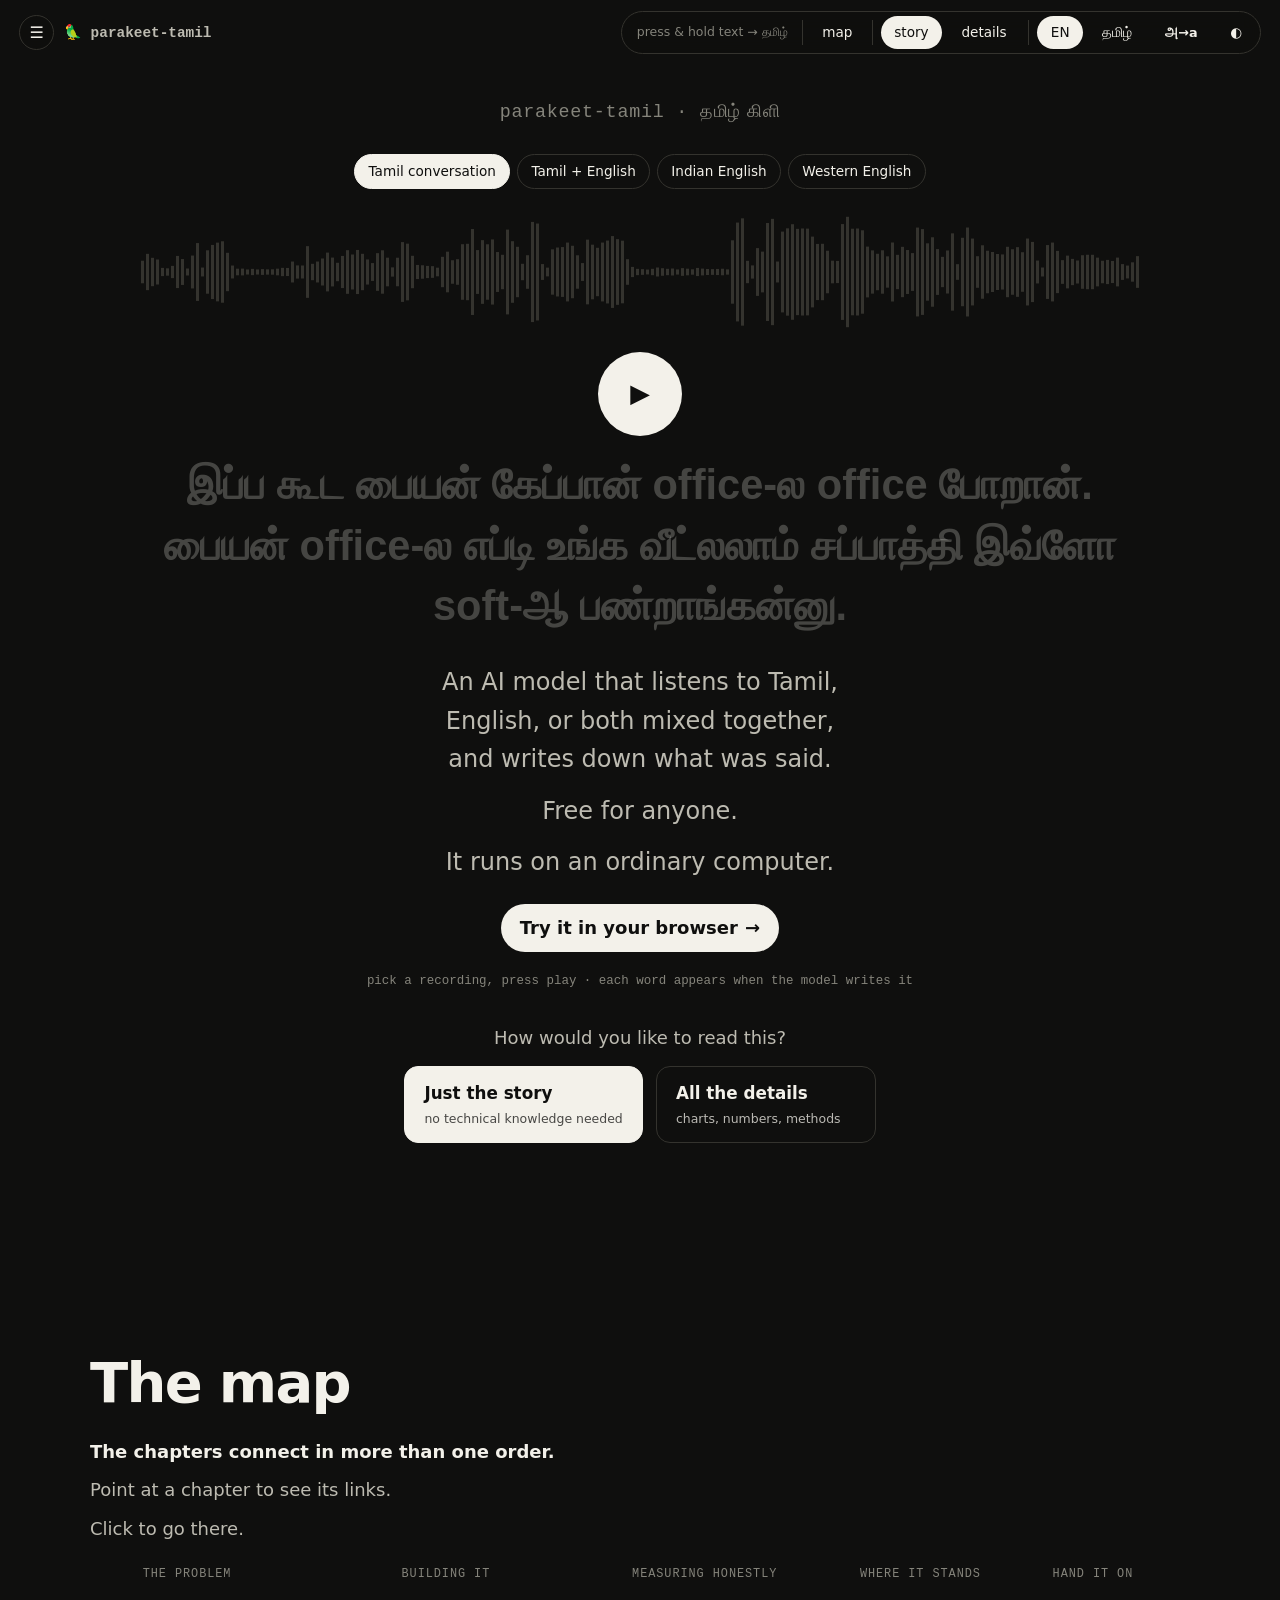
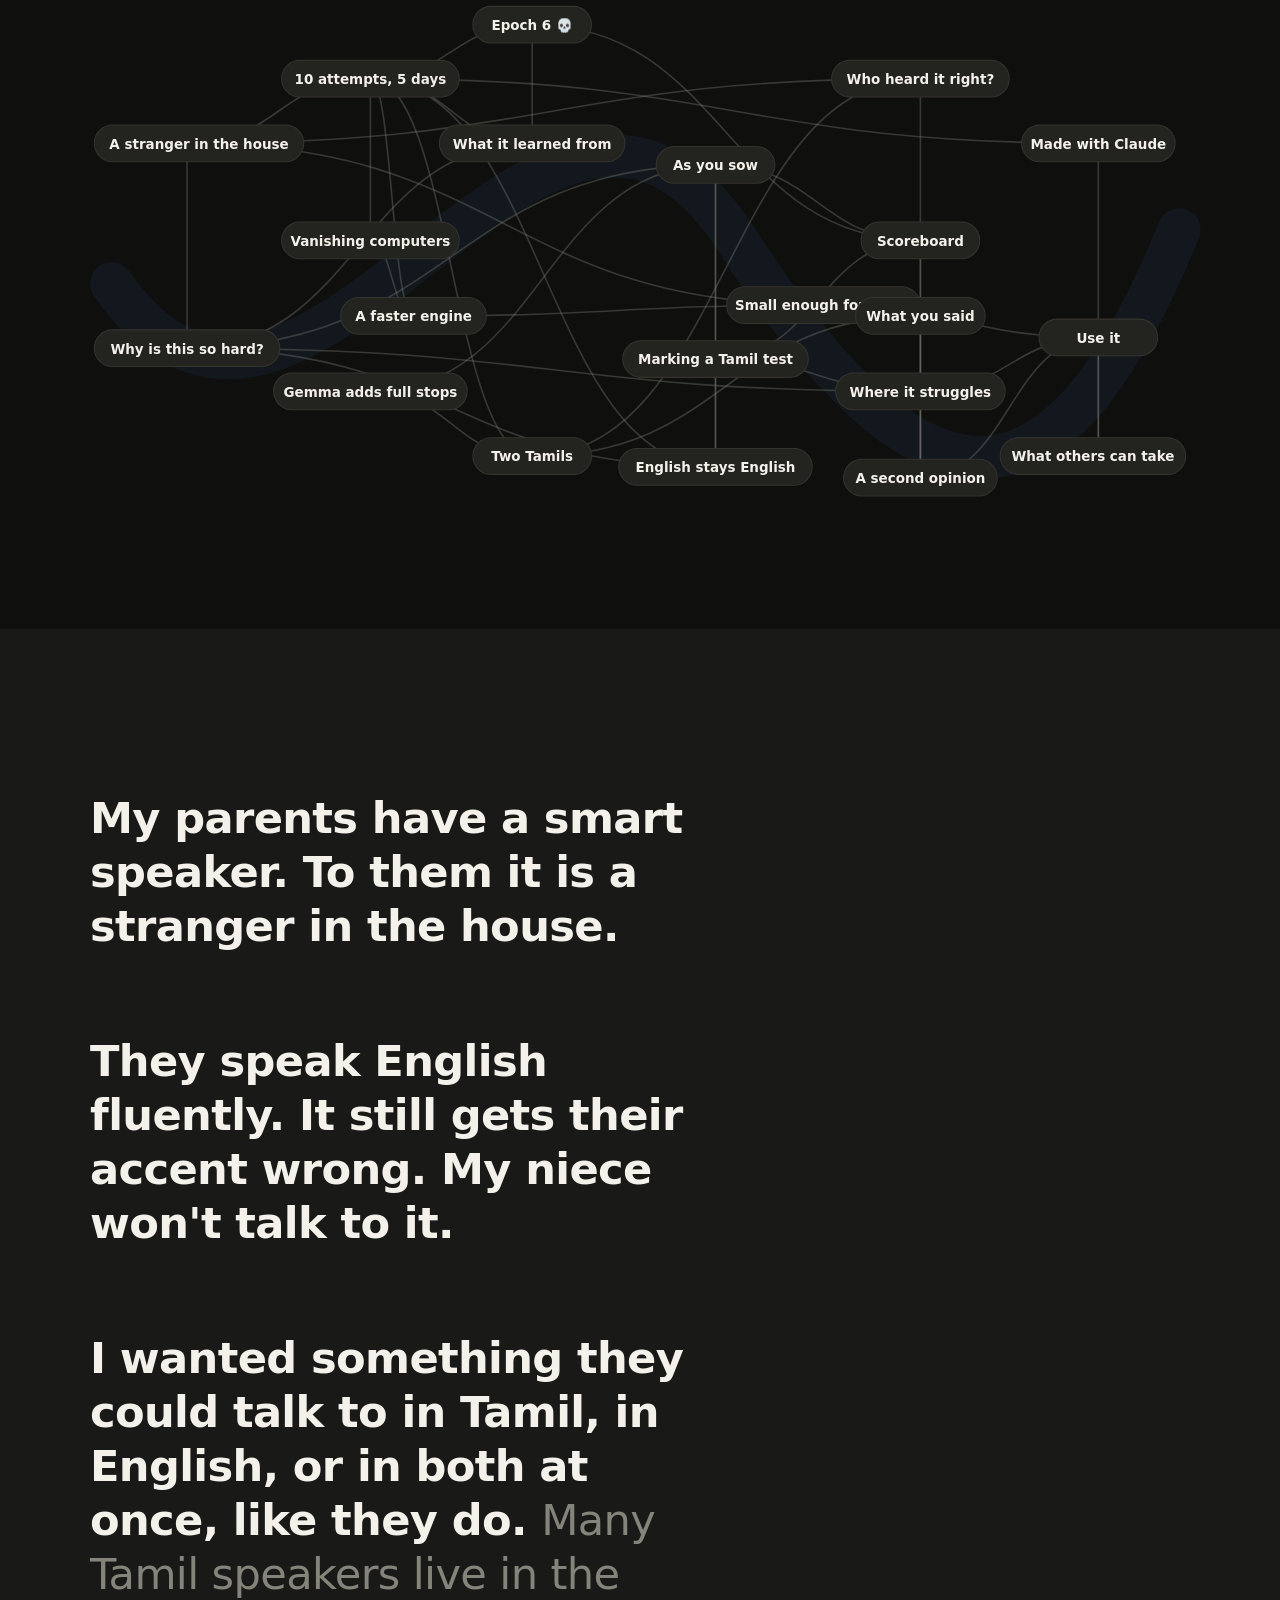
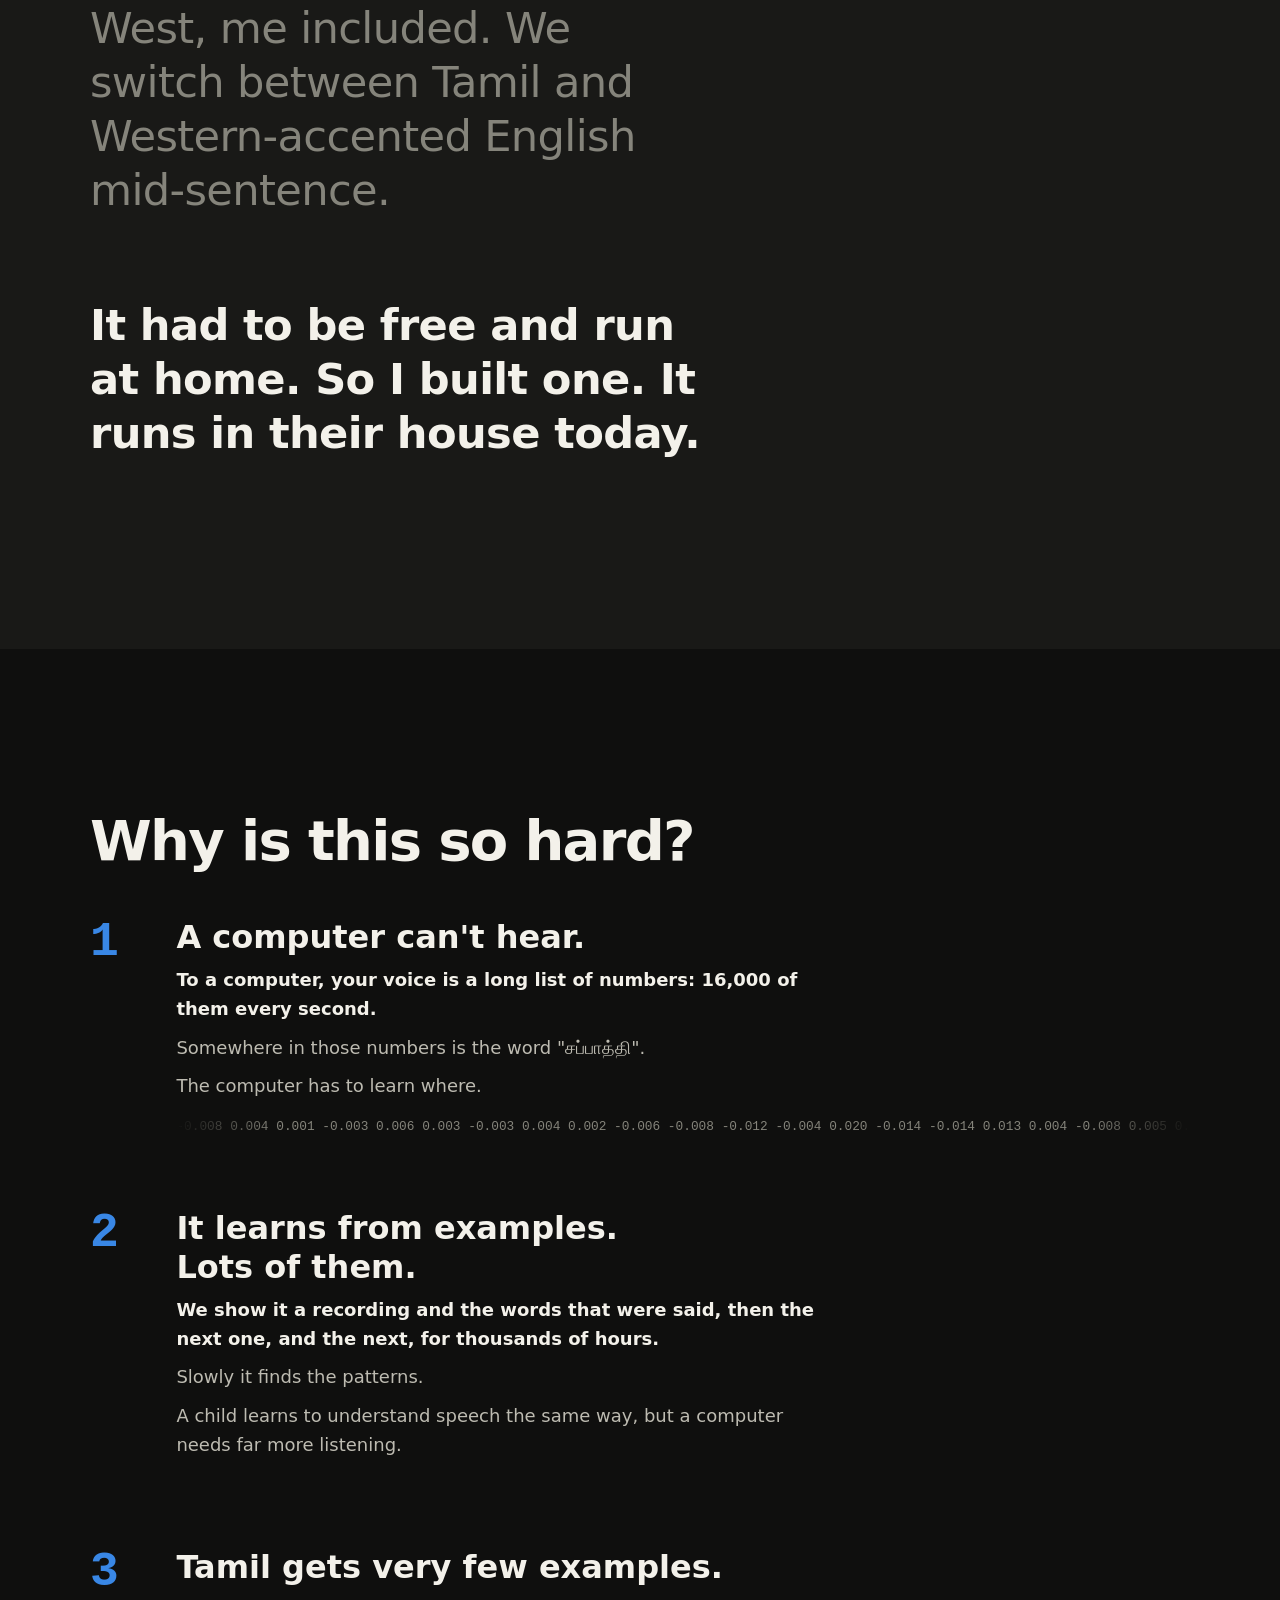
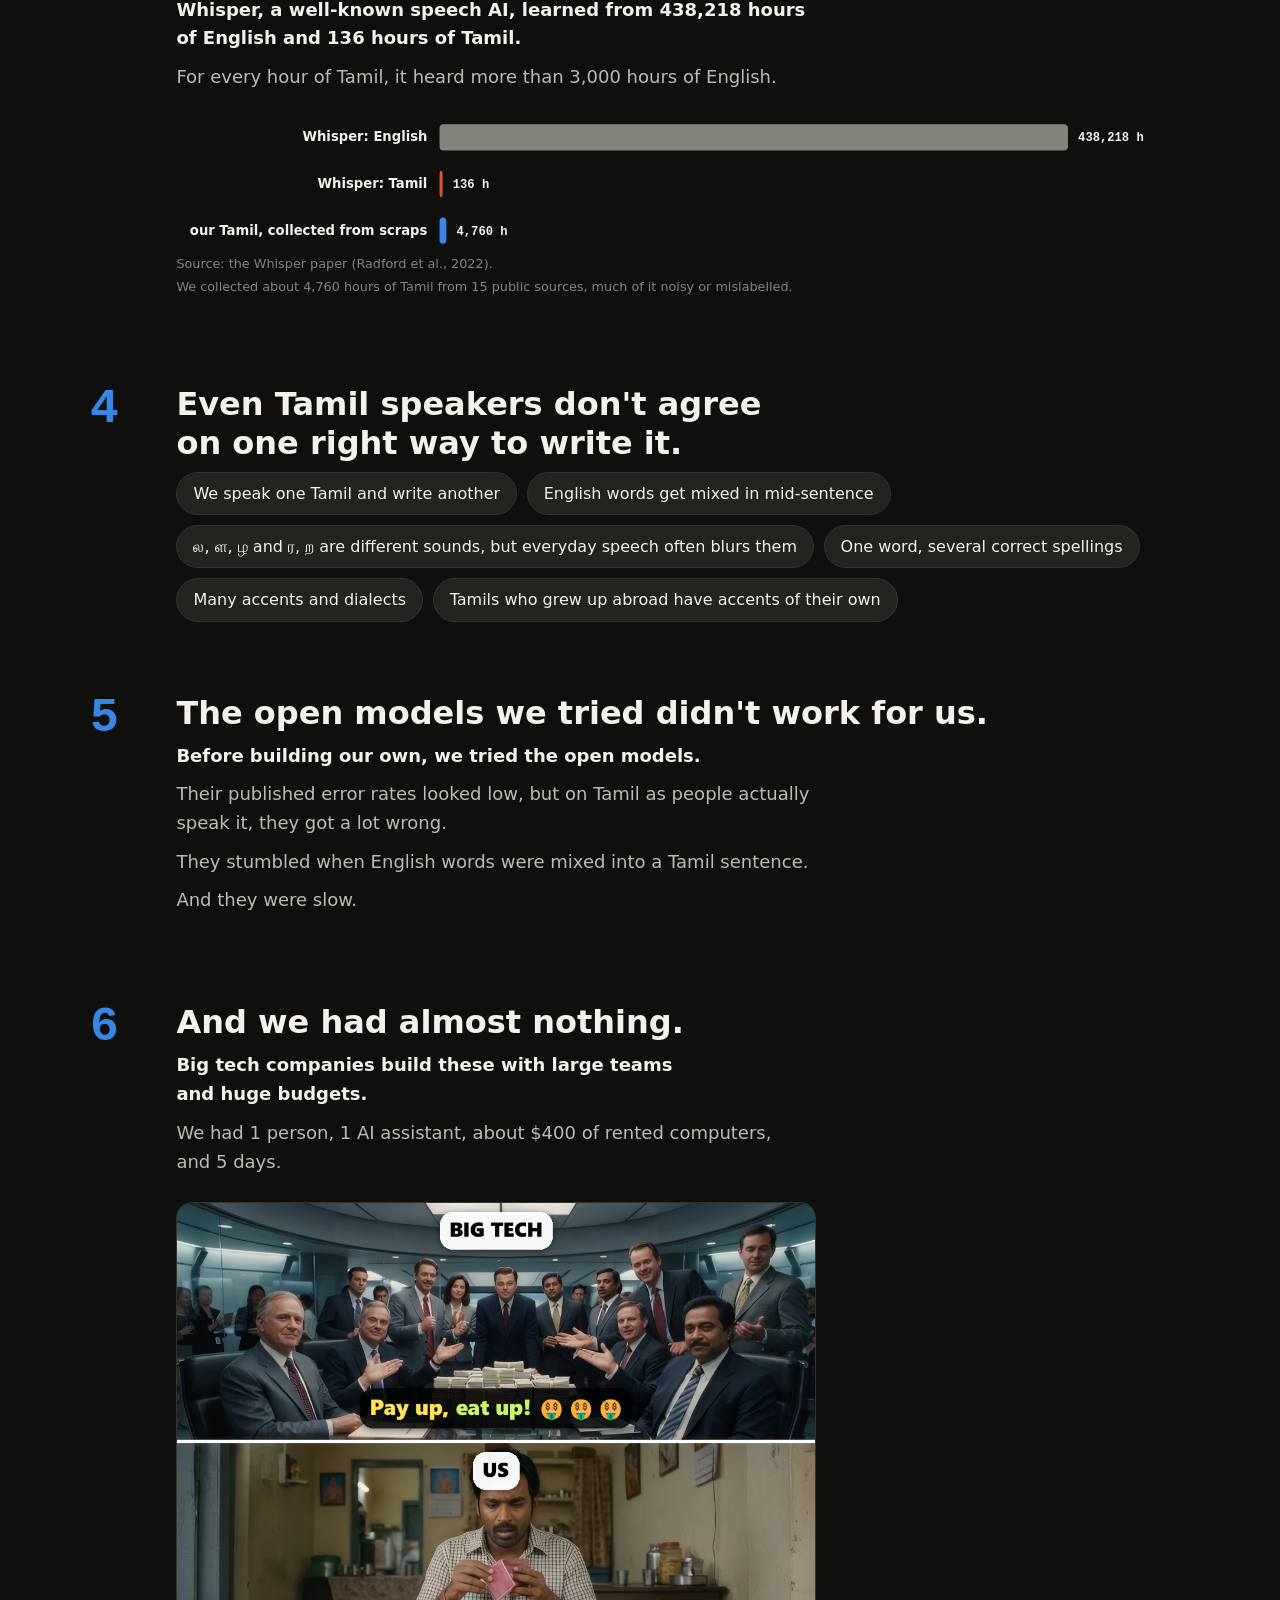
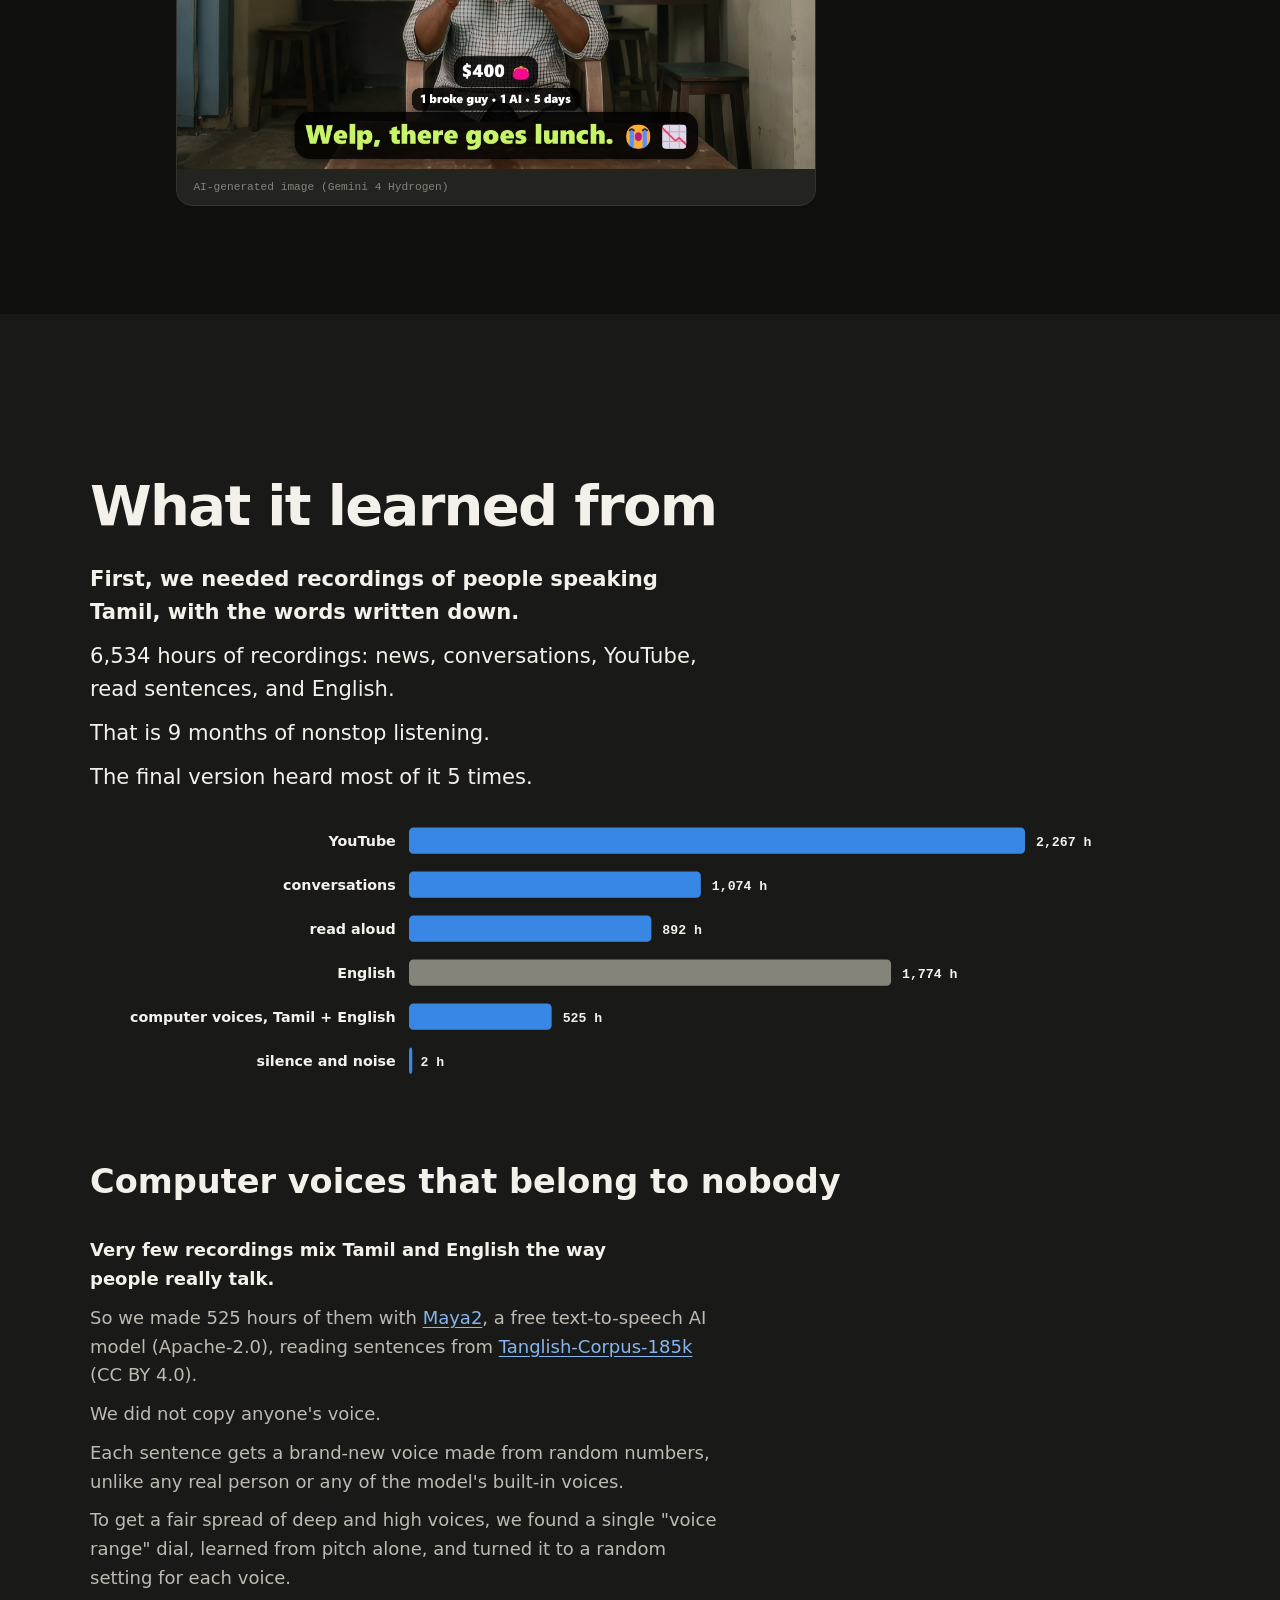
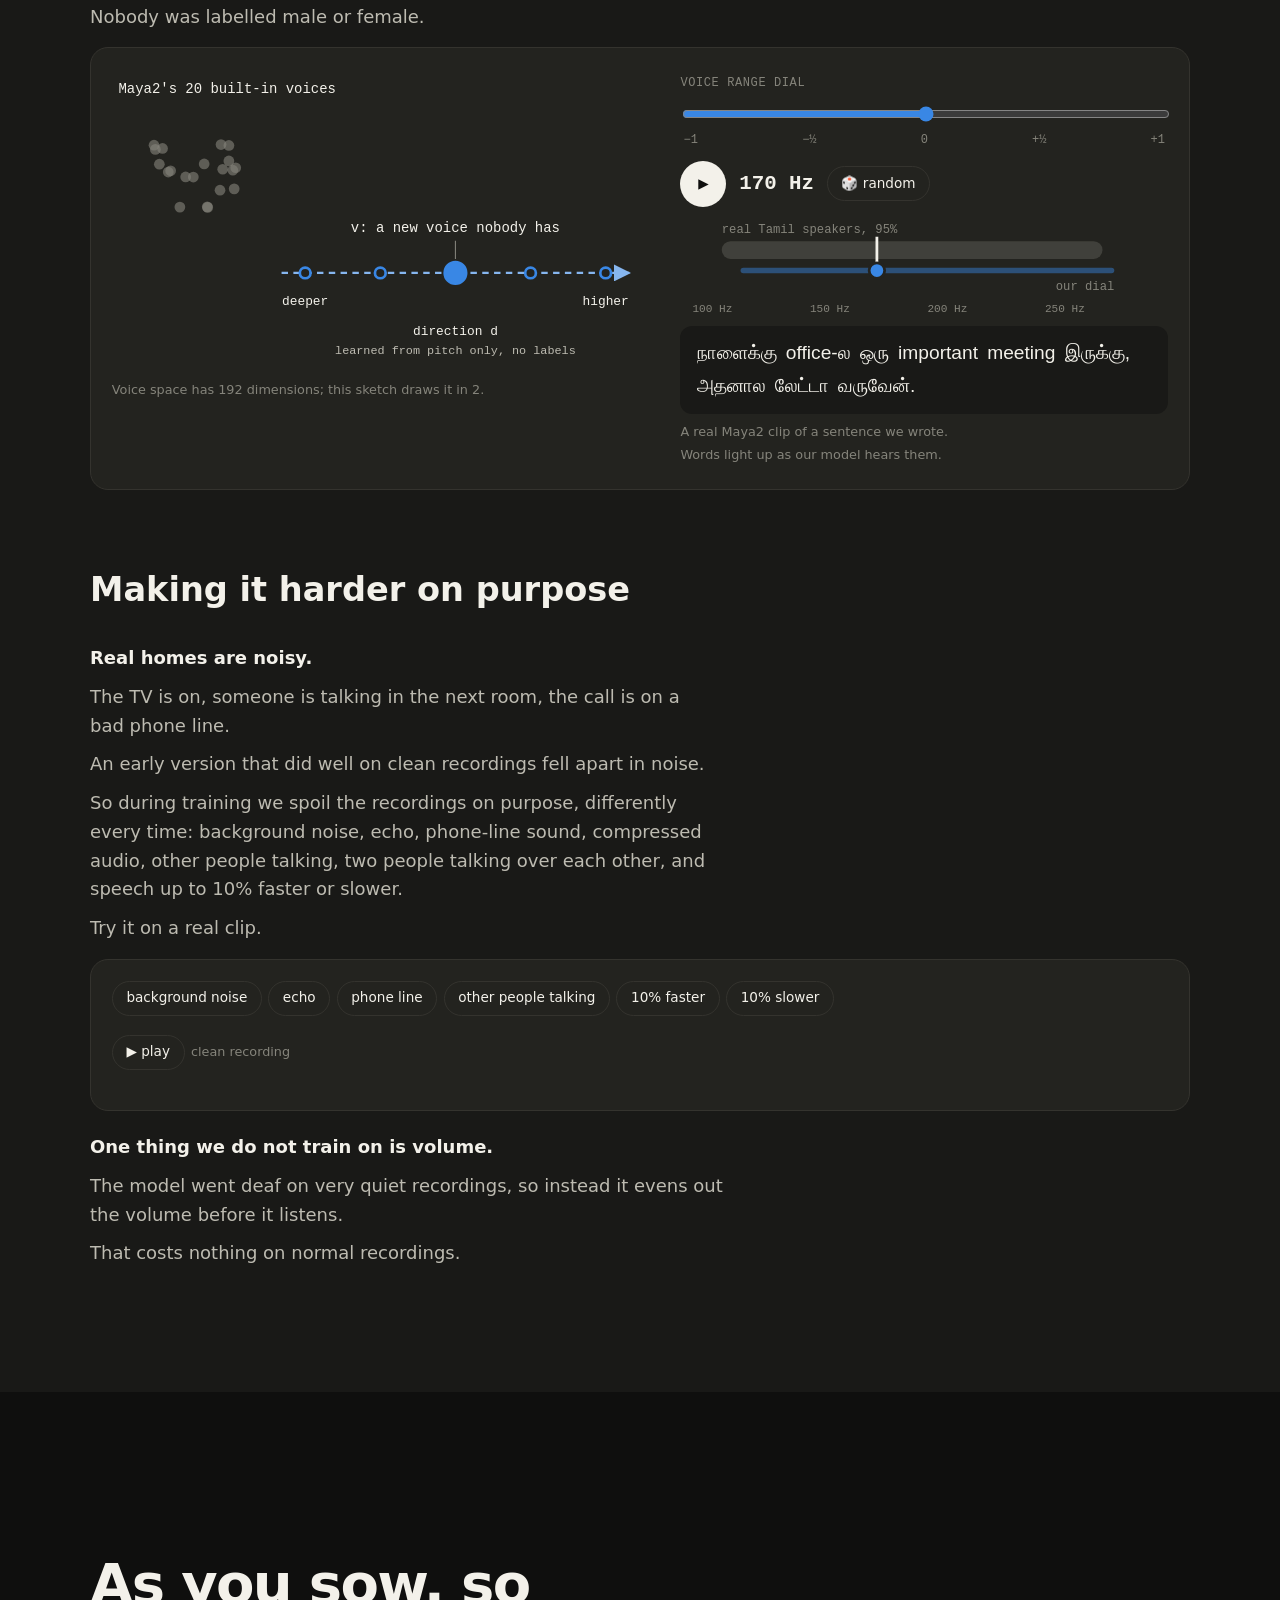
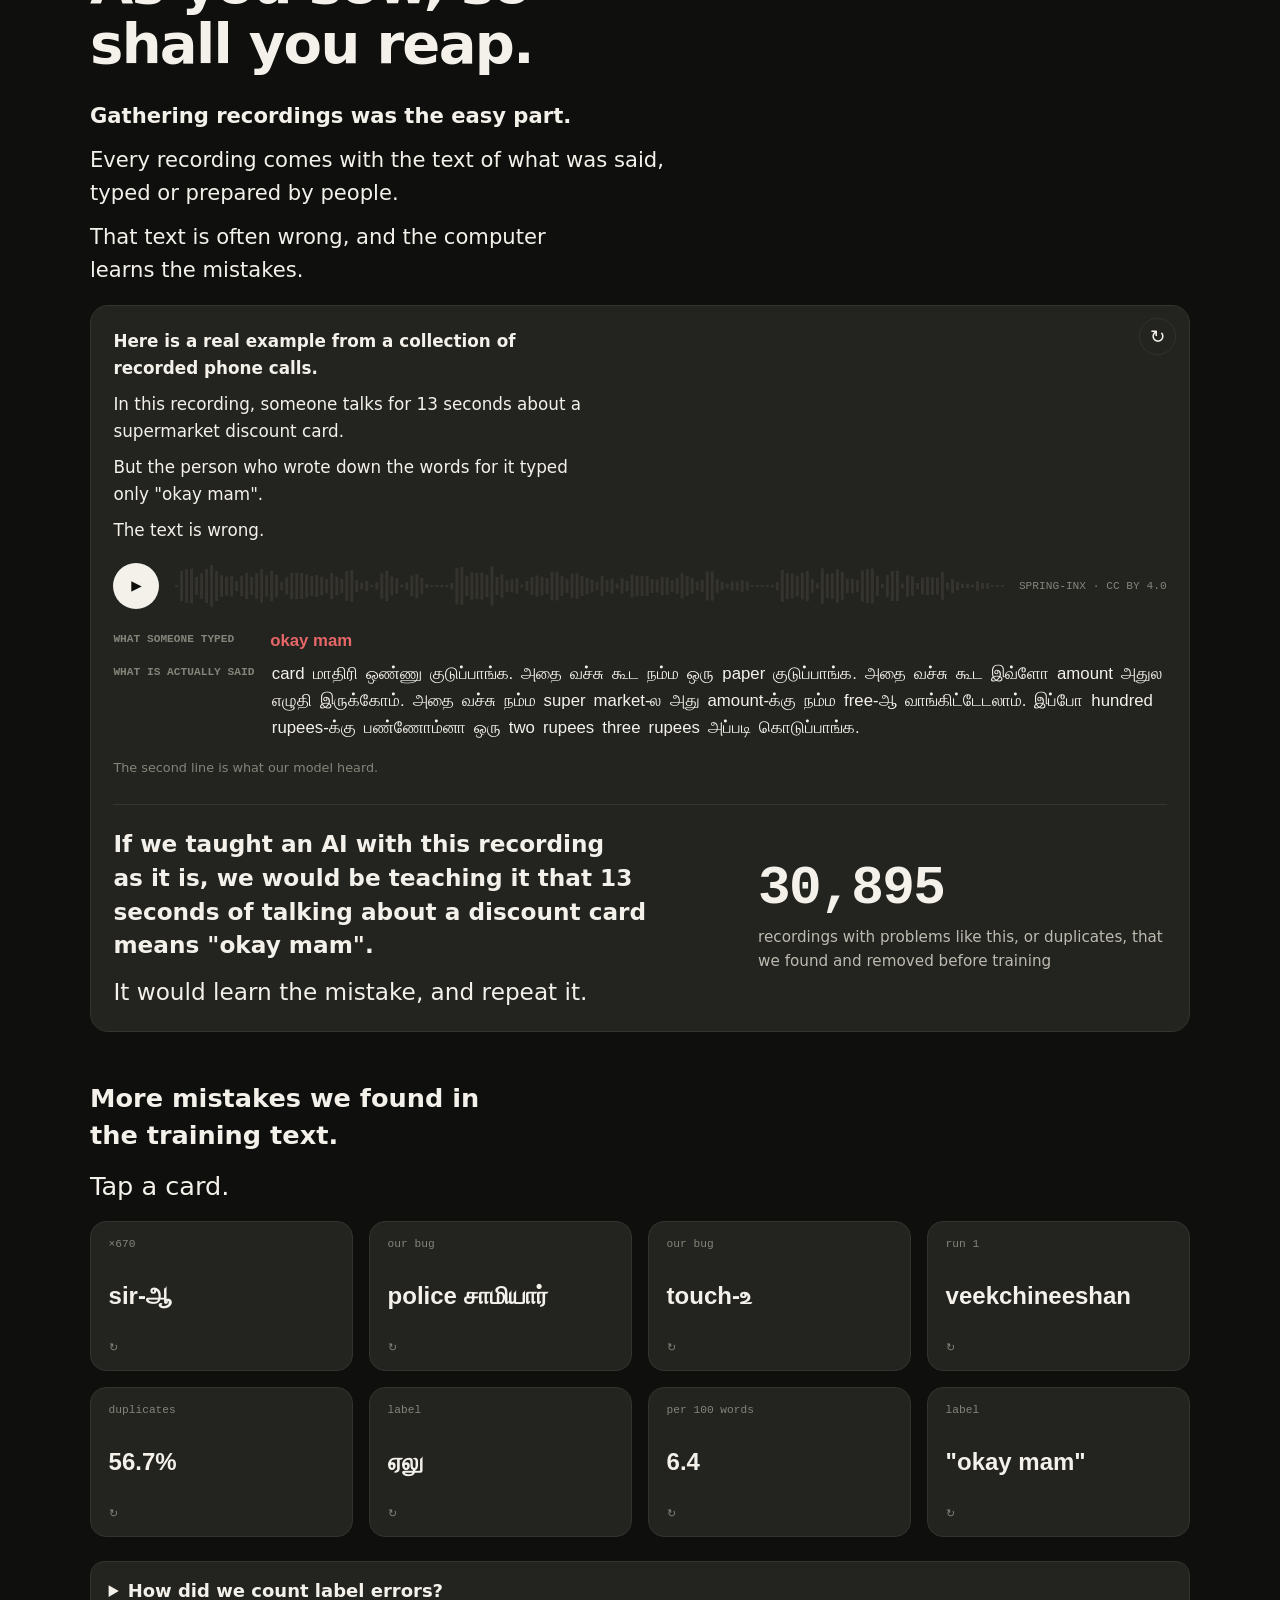
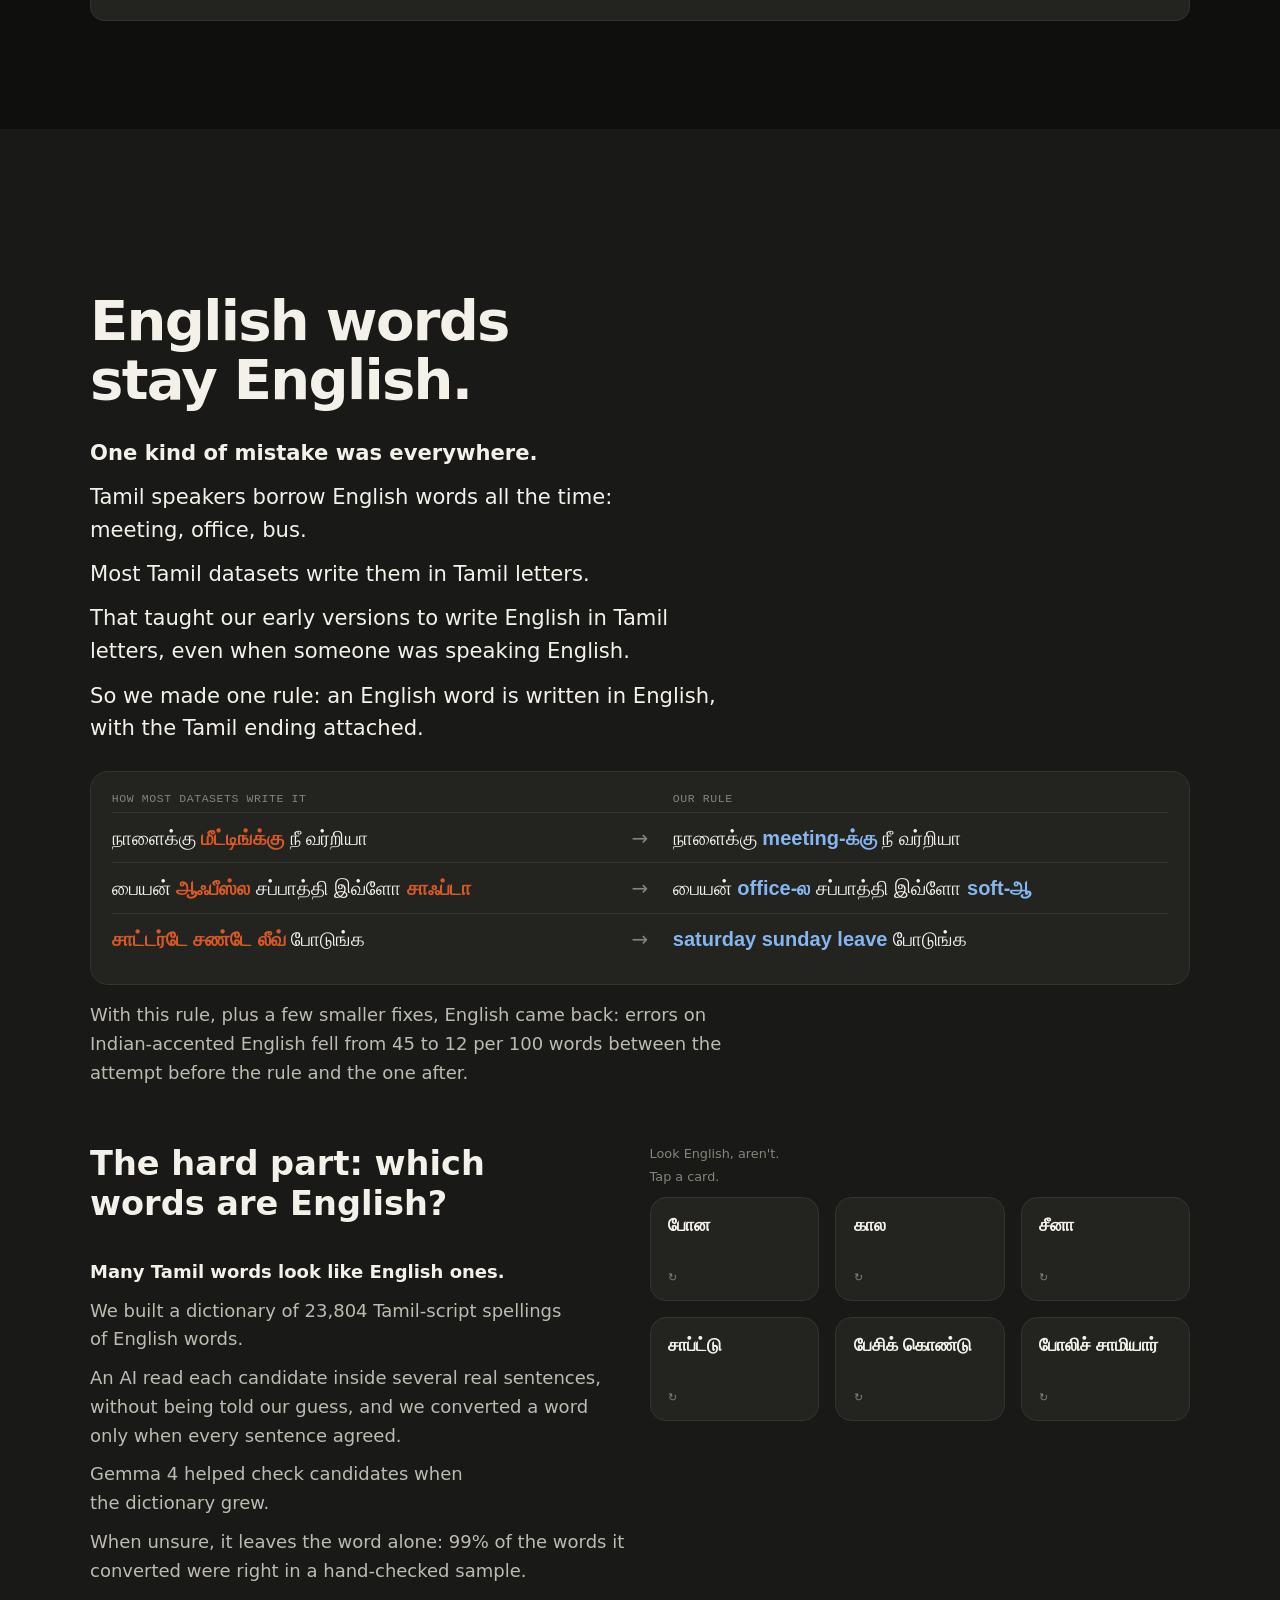
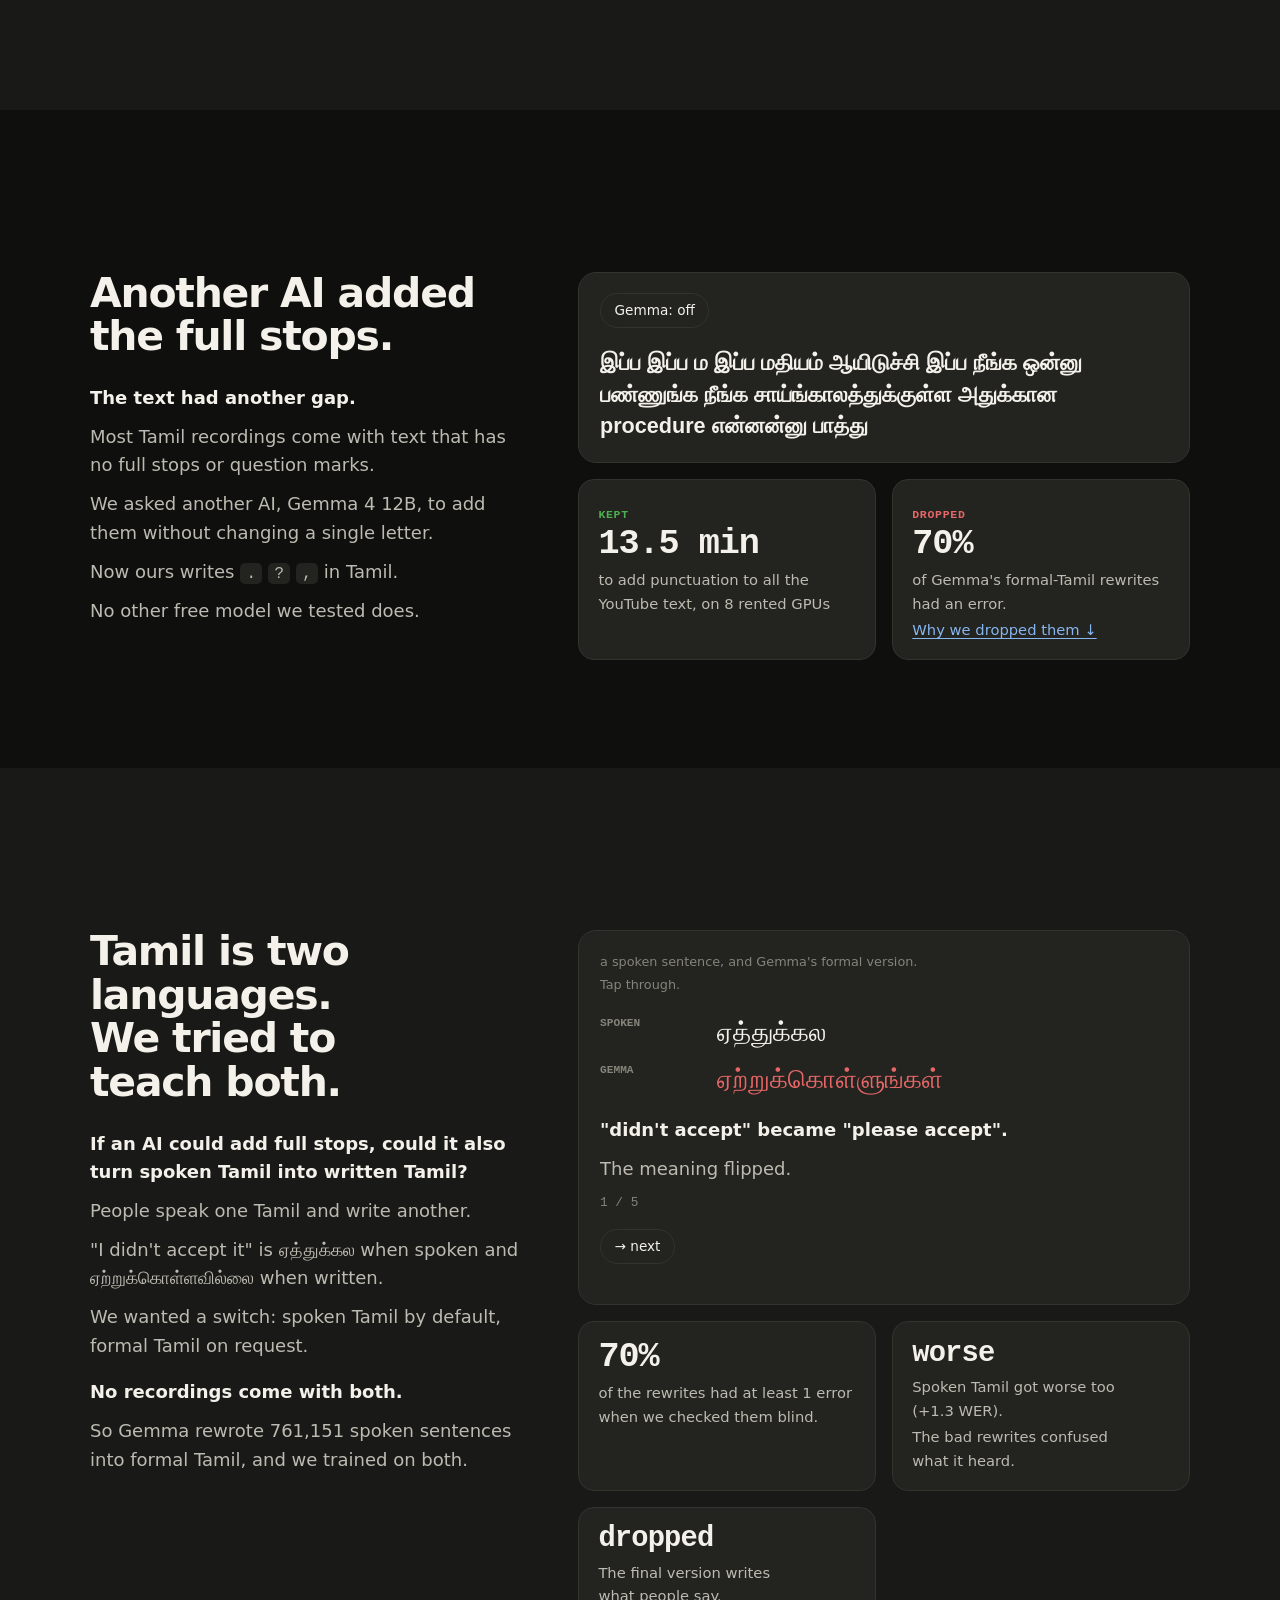
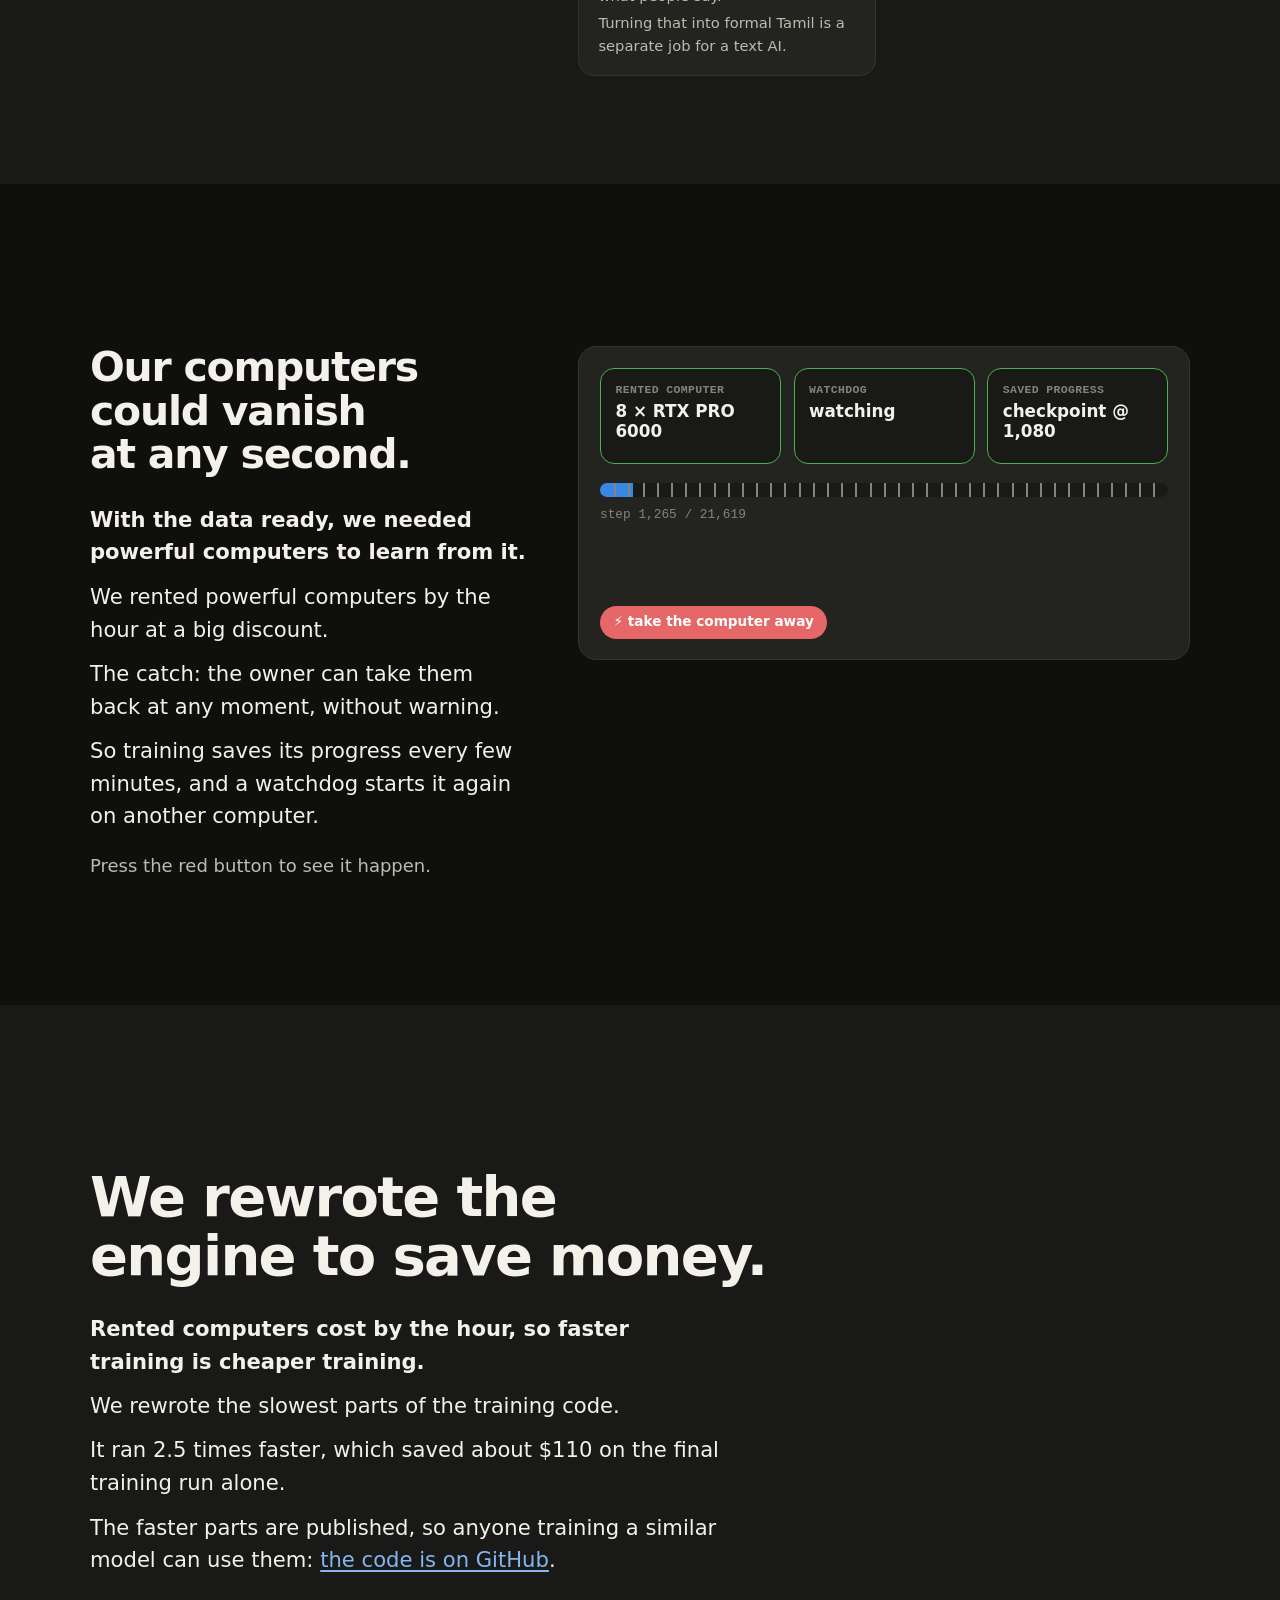
<file: docs/index.html>
<!doctype html>
<html lang="en" data-depth="simple">
<head>
<meta charset="utf-8">
<meta name="viewport" content="width=device-width, initial-scale=1">
<title>parakeet-tamil · தமிழ் கிளி</title>
<meta name="description" content="Free speech recognition for Tamil, English and both mixed, small enough to run on an ordinary computer. An interactive write-up, in English and Tamil, of how it was built in 5 days for about $400.">
<link rel="canonical" href="https://shrirajh.github.io/parakeet-tamil-kili/">
<meta name="theme-color" content="#0f0f0e">
<meta name="author" content="shrirajh">
<meta property="og:type" content="website">
<meta property="og:site_name" content="parakeet-tamil · தமிழ் கிளி">
<meta property="og:url" content="https://shrirajh.github.io/parakeet-tamil-kili/">
<meta property="og:title" content="parakeet-tamil · தமிழ் கிளி: Tamil and English speech recognition on a CPU">
<meta property="og:description" content="Free speech recognition for Tamil, English and both mixed, small enough to run on an ordinary computer. An interactive write-up, in English and Tamil, of how it was built in 5 days for about $400.">
<meta property="og:image" content="https://shrirajh.github.io/parakeet-tamil-kili/img/og.png">
<meta property="og:image:width" content="1200">
<meta property="og:image:height" content="630">
<meta property="og:image:alt" content="parakeet-tamil · தமிழ் கிளி: 34.05 WER on conversational Tamil, 28 times faster than real time on 8 CPU threads, 0.6 billion parameters, CC BY-SA 4.0.">
<meta property="og:locale" content="en_US">
<meta property="og:locale:alternate" content="ta_IN">
<meta name="twitter:card" content="summary_large_image">
<meta name="twitter:title" content="parakeet-tamil · தமிழ் கிளி: Tamil and English speech recognition on a CPU">
<meta name="twitter:description" content="Free speech recognition for Tamil, English and both mixed, small enough to run on an ordinary computer. An interactive write-up, in English and Tamil, of how it was built in 5 days for about $400.">
<meta name="twitter:image" content="https://shrirajh.github.io/parakeet-tamil-kili/img/og.png">
<meta name="twitter:image:alt" content="parakeet-tamil · தமிழ் கிளி: 34.05 WER on conversational Tamil, 28 times faster than real time on 8 CPU threads, 0.6 billion parameters, CC BY-SA 4.0.">
<script type="application/ld+json">{"@context": "https://schema.org", "@graph": [{"@type": "TechArticle", "headline": "parakeet-tamil · தமிழ் கிளி", "description": "Free speech recognition for Tamil, English and both mixed, small enough to run on an ordinary computer. An interactive write-up, in English and Tamil, of how it was built in 5 days for about $400.", "url": "https://shrirajh.github.io/parakeet-tamil-kili/", "inLanguage": ["en", "ta"], "image": "https://shrirajh.github.io/parakeet-tamil-kili/img/og.png", "author": {"@type": "Person", "name": "shrirajh", "url": "https://github.com/shrirajh"}, "datePublished": "2026-11-14", "about": "Tamil and English automatic speech recognition"}, {"@type": "SoftwareSourceCode", "name": "parakeet-tamil-kili", "codeRepository": "https://github.com/shrirajh/parakeet-tamil-kili", "programmingLanguage": "Python", "license": "https://www.apache.org/licenses/LICENSE-2.0"}, {"@type": "SoftwareApplication", "name": "parakeet-tamil-kili", "applicationCategory": "Speech recognition", "operatingSystem": "Linux, Windows, macOS, web browser", "url": "https://huggingface.co/shrirajh/parakeet-tamil-kili", "license": "https://creativecommons.org/licenses/by-sa/4.0/", "offers": {"@type": "Offer", "price": "0", "priceCurrency": "USD"}}]}</script>
<link rel="stylesheet" href="assets/style.css?v=53">
<link rel="icon" href="data:image/svg+xml,<svg xmlns='http://www.w3.org/2000/svg' viewBox='0 0 100 100'><text y='.9em' font-size='90'>🦜</text></svg>">
<script>(function(){var d=document.documentElement,t=localStorage.getItem("theme"),l=localStorage.getItem("lang"),p=localStorage.getItem("depth");if(t)d.dataset.theme=t;if(l)d.lang=l;if(p)d.dataset.depth=p;})();</script>
</head>
<body>
<div class="progressbar" id="pbar"></div>
<div class="bar">
  <span class="barleft"><button id="tocbtn" aria-label="contents" aria-expanded="false" aria-controls="tocpanel">☰</button>
  <a class="brand" href="#top">🦜 <span data-l="en">parakeet-tamil</span><span data-l="ta" class="ta">தமிழ் கிளி</span></a></span>
  <span class="toggles">
    <span class="holdtip" aria-hidden="true"><span data-l="en"><span class="lg">press &amp; hold text → </span><span class="sm">hold → </span><span class="ta">தமிழ்</span></span><span data-l="ta"><span class="lg">அழுத்திப் பிடித்தால் → </span><span class="sm">பிடி → </span><span class="lg">English</span><span class="sm">EN</span></span></span>
    <span class="sep"></span>
    <a href="#map" class="maplink"><span data-l="en">map</span><span data-l="ta">வரைபடம்</span></a>
    <span class="sep"></span>
    <button data-set-depth="simple" aria-pressed="true"><span data-l="en">story</span><span data-l="ta">கதை</span></button>
    <button data-set-depth="detail" aria-pressed="false"><span data-l="en">details</span><span data-l="ta">விவரங்கள்</span></button>
    <span class="sep"></span>
    <button data-set-lang="en" aria-pressed="true">EN</button>
    <button data-set-lang="ta" aria-pressed="false" class="ta">தமிழ்</button>
    <button id="iso" aria-pressed="false" title="Tamil in Latin letters (ISO 15919) · தமிழை ஆங்கில எழுத்துகளில் காட்டு"><span class="ta">அ</span><span class="isoarr">→</span>a</button>
    <button id="theme" aria-label="light or dark">◐</button>
  </span>
</div>

<nav class="toc" id="toc" aria-label="contents"></nav>
<a class="scrollhint" id="scrollhint" href="#read"><span data-l="en">Scroll down for the write-up</span><span data-l="ta">கட்டுரையைப் படிக்கக் கீழே உருட்டுங்கள்</span> <b aria-hidden="true">↓</b></a>
<div class="tocscrim" id="tocscrim"></div>
<nav class="tocpanel" id="tocpanel" aria-label="contents"></nav>

<!-- HERO -->
<header class="hero" id="top">
  <div class="stage">
    <h1>parakeet-tamil · <span class="ta">தமிழ் கிளி</span></h1>
    <div class="controls center" id="hero-pick" role="group" aria-label="choose a recording"></div>
    <div class="wave" id="hero-wave"><canvas></canvas></div>
    <button class="bigplay" id="hero-play" aria-pressed="false" aria-label="play">▶</button>
    <div class="karaoke" id="hero-words" aria-live="polite"></div>
    <p class="tag" data-l="en">An AI model that listens to Tamil, English, or both mixed together, and writes down what was said. Free for anyone. It runs on an ordinary computer.</p>
    <p class="tag" data-l="ta">தமிழிலோ ஆங்கிலத்திலோ, இரண்டும் கலந்தும் பேசினால், அதைக் கேட்டு எழுதித் தரும் கணினி மென்பொருள் இது. யார் வேண்டுமானாலும் இலவசமாகப் பயன்படுத்தலாம். சாதாரண கணினியிலேயே இயங்கும்.</p>
    <a class="trylink" href="try/"><span data-l="en">Try it in your browser</span><span data-l="ta">உங்கள் உலாவியிலேயே முயன்று பாருங்கள்</span> <span aria-hidden="true">→</span></a>
    <div class="hint" data-l="en">pick a recording, press play · each word appears when the model writes it</div>
    <div class="hint" data-l="ta">ஒரு பதிவைத் தேர்ந்தெடுத்து, அழுத்திக் கேளுங்கள் · மென்பொருள் ஒவ்வொரு சொல்லையும் எழுதும்போது அது இங்கே தெரியும்</div>
    <div class="chooser" id="read">
      <span data-l="en">How would you like to read this?</span><span data-l="ta">இதை எப்படிப் படிக்க விரும்புகிறீர்கள்?</span>
      <div class="choices">
        <button data-set-depth="simple" aria-pressed="true"><b data-l="en">Just the story</b><b data-l="ta">கதை மட்டும்</b><small data-l="en">no technical knowledge needed</small><small data-l="ta">தொழில்நுட்ப அறிவு தேவையில்லை</small></button>
        <button data-set-depth="detail" aria-pressed="false"><b data-l="en">All the details</b><b data-l="ta">முழு விவரம்</b><small data-l="en">charts, numbers, methods</small><small data-l="ta">விளக்கப்படங்கள், எண்கள், எப்படிச் செய்தோம் என்பது</small></button>
      </div>
    </div>
    <div class="counters" data-d="d">
      <div class="counter"><b data-count="34.05" data-dec="2">34.05</b><span data-l="en">WER on conversational Tamil<br>indic-transcribe-core: 49.28</span><span data-l="ta">தமிழ் உரையாடல்களில் WER<br>indic-transcribe-core: 49.28</span></div>
      <div class="counter"><b data-count="10.19" data-dec="2">10.19</b><span data-l="en">WER on Common Voice English</span><span data-l="ta">Common Voice ஆங்கிலத்தில் WER</span></div>
      <div class="counter"><b data-count="28" data-dec="0" data-suffix="×">28×</b><span data-l="en">faster than real time on a home server's CPU (8 threads)</span><span data-l="ta">பதிவின் நீளத்தைவிட இத்தனை மடங்கு வேகமாக எழுதுகிறது, வீட்டு server கணினியின் CPU-வில் (8 threads)</span></div>
      <div class="counter"><b data-count="0.6" data-dec="1" data-suffix="B">0.6B</b><span data-l="en">parameters</span><span data-l="ta">60 கோடி சரிசெய்யக்கூடிய எண்கள் (parameters)</span></div>
    </div>
  </div>
</header>

<!-- MAP -->
<section class="chapter" id="map">
  <div class="inner">
    <h2 class="reveal" data-l="en">The map</h2>
    <h2 class="reveal" data-l="ta">வரைபடம்</h2>
    <p class="reveal" data-l="en">The chapters connect in more than one order. Point at a chapter to see its links. Click to go there.</p>
    <p class="reveal" data-l="ta">இந்த அத்தியாயங்கள் ஒன்றோடொன்று பல வழிகளில் தொடர்புடையவை. ஓர் அத்தியாயத்தின் மேல் சுட்டியை வைத்தால், அது எவற்றோடு தொடர்புடையது என்று தெரியும். அதை அழுத்தினால் அந்த அத்தியாயத்துக்குச் செல்லலாம்.</p>
    <div class="chart reveal" id="map-svg"></div>
  </div>
</section>

<!-- WHY -->
<section class="chapter" id="why">
  <div class="inner lines">
    <p class="reveal" data-l="en">My parents have a smart speaker. To them it is a stranger in the house.</p>
    <p class="reveal" data-l="ta">என் பெற்றோர் வீட்டில் ஒரு smart speaker இருக்கிறது. அவர்களைப் பொறுத்தவரை, அது வீட்டுக்குள் இருக்கும் ஓர் அந்நியர் மாதிரி.</p>
    <p class="reveal" data-l="en">They speak English fluently. It still gets their accent wrong. My niece won't talk to it.</p>
    <p class="reveal" data-l="ta">அவர்கள் ஆங்கிலம் சரளமாகப் பேசுவார்கள். ஆனாலும் அவர்களின் உச்சரிப்பை அது சரியாகப் புரிந்துகொள்வதில்லை. என் மருமகள் அதனிடம் பேசவே மாட்டாள்.</p>
    <p class="reveal" data-l="en">I wanted something they could talk to in Tamil, in English, or in both at once, like they do. <span class="dim">Many Tamil speakers live in the West, me included. We switch between Tamil and Western-accented English mid-sentence.</span></p>
    <p class="reveal" data-l="ta">அவர்கள் வழக்கமாகப் பேசுவது போலவே, தமிழிலோ ஆங்கிலத்திலோ இரண்டும் கலந்தும் பேசக்கூடிய ஒன்று வேண்டும் என்று நினைத்தேன். <span class="dim">நான் உட்படப் பல தமிழர்கள் மேற்கத்திய நாடுகளில் வசிக்கிறோம். ஒரே வாக்கியத்துக்குள்ளேயே தமிழுக்கும், மேற்கத்திய உச்சரிப்பு ஆங்கிலத்துக்கும் மாறி மாறிப் பேசுவோம்.</span></p>
    <p class="reveal" data-l="en">It had to be free and run at home. So I built one. It runs in their house today.</p>
    <p class="reveal" data-l="ta">அது இலவசமாக இருக்க வேண்டும், வீட்டுக்குள்ளேயே இயங்க வேண்டும். அதனால் இதை நான் உருவாக்கினேன். இன்று இது அவர்கள் வீட்டில் இயங்கிக்கொண்டிருக்கிறது.</p>
  </div>
</section>

<!-- HARD -->
<section class="chapter" id="hard">
  <div class="inner">
    <h2 class="reveal" data-l="en">Why is this so hard?</h2>
    <h2 class="reveal" data-l="ta">இது ஏன் இவ்வளவு கடினம்?</h2>
    <div class="steps">
      <div class="step reveal">
        <div class="num">1</div>
        <div>
          <h3 data-l="en">A computer can't hear.</h3><h3 data-l="ta">கணினிக்குக் காது இல்லை.</h3>
          <p data-l="en">To a computer, your voice is a long list of numbers: 16,000 of them every second. Somewhere in those numbers is the word "சப்பாத்தி". The computer has to learn where.</p>
          <p data-l="ta">கணினியைப் பொறுத்தவரை, உங்கள் குரல் வெறும் எண்களின் நீண்ட வரிசை. ஒவ்வொரு நொடிக்கும் 16,000 எண்கள். அந்த எண்களுக்குள் எங்கேயோ "சப்பாத்தி" என்ற சொல் ஒளிந்திருக்கிறது. அது எங்கே என்று கணினி கற்றுக்கொள்ள வேண்டும்.</p>
          <div class="numbers" id="numbers" aria-hidden="true"></div>
        </div>
      </div>
      <div class="step reveal">
        <div class="num">2</div>
        <div>
          <h3 data-l="en">It learns from examples. Lots of them.</h3><h3 data-l="ta">உதாரணங்களைப் பார்த்துத்தான் அது கற்கிறது. அதுவும் ஏராளமான உதாரணங்கள்.</h3>
          <p data-l="en">We show it a recording and the words that were said, then the next one, and the next, for thousands of hours. Slowly it finds the patterns. A child learns to understand speech the same way, but a computer needs far more listening.</p>
          <p data-l="ta">ஒரு பதிவையும், அதில் பேசிய சொற்களையும் சேர்த்து அதற்குக் காட்டுகிறோம். இப்படி ஆயிரக்கணக்கான மணி நேரப் பதிவுகளை ஒன்றன்பின் ஒன்றாகக் காட்டுகிறோம். மெல்ல மெல்ல, திரும்பத் திரும்ப வருவதைக் கவனித்து அது கற்றுக்கொள்கிறது. குழந்தைகளும் இப்படித்தான் பேச்சைப் புரிந்துகொள்ளக் கற்கிறார்கள். ஆனால் கணினி இன்னும் பல மடங்கு அதிகமாகக் கேட்க வேண்டியிருக்கிறது.</p>
        </div>
      </div>
      <div class="step reveal">
        <div class="num">3</div>
        <div>
          <h3 data-l="en">Tamil gets very few examples.</h3><h3 data-l="ta">தமிழுக்கே உதாரணங்கள் மிகக் குறைவு.</h3>
          <p data-l="en">Whisper, a well-known speech AI, learned from 438,218 hours of English and 136 hours of Tamil. For every hour of Tamil, it heard more than 3,000 hours of English.</p>
          <p data-l="ta">Whisper என்பது பிரபலமான ஒரு பேச்சு AI. அது 4,38,218 மணி நேர ஆங்கிலப் பேச்சைக் கேட்டுக் கற்றது. ஆனால் அது கேட்ட தமிழ்ப் பேச்சு 136 மணி நேரம் மட்டுமே. அதாவது, Whisper ஒரு மணி நேரத் தமிழைக் கேட்ட இடத்தில், 3,000 மணி நேரத்துக்கும் மேல் ஆங்கிலத்தைக் கேட்டது.</p>
          <div class="chart" id="gap-hours"></div>
          <p class="small" data-l="en">Source: the Whisper paper (Radford et al., 2022). We collected about 4,760 hours of Tamil from 15 public sources, much of it noisy or mislabelled.</p>
          <p class="small" data-l="ta">ஆதாரம்: Whisper ஆய்வுக் கட்டுரை (Radford et al., 2022). நாங்கள் பொதுவில் கிடைக்கும் 15 இடங்களிலிருந்து சுமார் 4,760 மணி நேரத் தமிழ்ப் பதிவுகளைச் சேகரித்தோம். அவற்றில் பெரும்பகுதி தெளிவில்லாதவை, அல்லது தவறாக எழுதப்பட்டவை.</p>
        </div>
      </div>
      <div class="step reveal">
        <div class="num">4</div>
        <div>
          <h3 data-l="en">Even Tamil speakers don't agree on one right way to write it.</h3><h3 data-l="ta">தமிழை எப்படி எழுதுவது என்பதில் தமிழர்களுக்குள்ளேயே ஒருமித்த கருத்து இல்லை.</h3>
          <div class="chips">
            <span class="chip" data-l="en">We speak one Tamil and write another</span><span class="chip" data-l="ta">பேசுவது ஒரு தமிழ், எழுதுவது இன்னொரு தமிழ்</span>
            <span class="chip" data-l="en">English words get mixed in mid-sentence</span><span class="chip" data-l="ta">பேச்சின் நடுவே ஆங்கிலச் சொற்கள் கலந்துவிடும்</span>
            <span class="chip" data-l="en">ல, ள, ழ and ர, ற are different sounds, but everyday speech often blurs them</span><span class="chip" data-l="ta">ல, ள, ழ, ர, ற வெவ்வேறு ஒலிகள்; ஆனால் அன்றாடப் பேச்சில் அவை அடிக்கடி ஒன்றாகிவிடுகின்றன</span>
            <span class="chip" data-l="en">One word, several correct spellings</span><span class="chip" data-l="ta">ஒரே சொல்லைப் பல விதமாகச் சரியாக எழுதலாம்</span>
            <span class="chip" data-l="en">Many accents and dialects</span><span class="chip" data-l="en">Tamils who grew up abroad have accents of their own</span><span class="chip" data-l="ta">பல உச்சரிப்புகள், பிரதேச வழக்குகள்</span><span class="chip" data-l="ta">வெளிநாடுகளில் வளர்ந்த தமிழர்கள் தமிழைத் தங்களுக்கே உரிய விதத்தில் உச்சரிக்கிறார்கள்</span>
          </div>
        </div>
      </div>
      <div class="step reveal">
        <div class="num">5</div>
        <div>
          <h3 data-l="en">The open models we tried didn't work for us.</h3><h3 data-l="ta">நாங்கள் முயன்ற கட்டற்ற மாதிரிகள் எங்களுக்குச் சரிவரவில்லை.</h3>
          <p data-l="en">Before building our own, we tried the open models. Their published error rates looked low, but on Tamil as people actually speak it, they got a lot wrong. They stumbled when English words were mixed into a Tamil sentence. And they were slow.</p>
          <p data-l="ta">சொந்தமாக ஒன்றை உருவாக்கும் முன், ஏற்கெனவே உள்ள கட்டற்ற மாதிரிகளை முயன்று பார்த்தோம். அவை வெளியிட்ட பிழை விகிதங்கள் குறைவாகத்தான் தெரிந்தன. ஆனால், மக்கள் உண்மையில் பேசும் தமிழை அவை நிறையத் தவறாக எழுதின. தமிழ் வாக்கியத்தின் நடுவே ஆங்கிலச் சொற்கள் கலந்தால் தடுமாறின. வேகமாகவும் இல்லை.</p>
        </div>
      </div>
      <div class="step reveal">
        <div class="num">6</div>
        <div>
          <h3 data-l="en">And we had almost nothing.</h3><h3 data-l="ta">எங்களிடம் கிட்டத்தட்ட எதுவுமே இல்லை.</h3>
          <p data-l="en">Big tech companies build these with large teams and huge budgets. We had 1 person, 1 AI assistant, about $400 of rented computers, and 5 days.</p>
          <p data-l="ta">பெரிய தொழில்நுட்ப நிறுவனங்கள் இவற்றைப் பெரிய குழுக்களை வைத்து, பெரும் பணம் செலவழித்து உருவாக்குகின்றன. எங்களிடம் இருந்தது: 1 மனிதர், 1 AI உதவியாளர், சுமார் $400-க்கு வாடகைக்கு எடுத்த கணினிகள், 5 நாட்கள்.</p>
          <figure class="meme photo" style="margin:1.6rem 0 0;max-width:640px">
            <img data-l="en" draggable="false" src="img/meme_money_en.jpg" width="1080" height="959" loading="lazy" decoding="async" alt="Meme in two panels. Top, labelled 'Big Tech': a boardroom of suited executives applauding a table piled with cash, captioned 'Pay up, eat up!'. Bottom, labelled 'Us': one man in a small tea shop staring into a nearly empty purse, '$400', '1 broke guy, 1 AI, 5 days', captioned 'Welp, there goes lunch.'">
            <img data-l="ta" draggable="false" src="img/meme_money_ta.jpg" width="1080" height="959" loading="lazy" decoding="async" alt="இரண்டு பகுதி meme. மேலே 'பெரிய நிறுவனங்கள்': பணக்கட்டுகள் குவிந்த மேசையைச் சுற்றி கைதட்டும் அதிகாரிகள், 'கையில காசு, வாயில தோசை!'. கீழே 'நாங்கள்': ஒரு சிறிய டீக்கடையில் காலியான பர்ஸைப் பார்க்கும் ஒருவர், '$400', 'ஒரே ஒரு அப்பாவி, 1 AI, 5 நாட்கள்', 'வட போச்சே!'">
            <div class="cap">
              <span class="aigen"><span data-l="en">AI-generated image (Gemini 4 Hydrogen)</span><span data-l="ta">AI உருவாக்கிய படம் (Gemini 4 Hydrogen)</span></span>
            </div>
          </figure>
        </div>
      </div>
    </div>
  </div>
</section>

<!-- RECIPE -->
<section class="chapter" id="recipe">
  <div class="inner">
    <h2 class="reveal" data-l="en">What it learned from</h2>
    <h2 class="reveal" data-l="ta">இது எதைக் கேட்டுக் கற்றது?</h2>
    <p class="plain reveal" data-l="en">First, we needed recordings of people speaking Tamil, with the words written down. 6,534 hours of recordings: news, conversations, YouTube, read sentences, and English. That is 9 months of nonstop listening. The final version heard most of it 5 times.</p>
    <p class="plain reveal" data-l="ta">முதலில், மக்கள் தமிழ் பேசும் பதிவுகள் தேவைப்பட்டன. ஒவ்வொன்றிலும் பேசியது எழுத்தில் இருக்க வேண்டும். மொத்தம் 6,534 மணி நேரப் பதிவுகள்: செய்திகள், உரையாடல்கள், YouTube, வாசித்த வாக்கியங்கள், ஆங்கிலம். இடைவிடாமல் கேட்டால் 9 மாதம் ஆகும். இறுதிப் பதிப்பு இவற்றில் பெரும்பகுதியை மறுபடியும் மறுபடியும் 5 முறை கேட்டது.</p>
    <div class="chart reveal" id="mix-bars"></div>
    <div class="voices reveal">
      <h3 class="subhead" data-l="en">Computer voices that belong to nobody</h3>
      <h3 class="subhead" data-l="ta">எந்த உண்மையான மனிதரின் குரலும் அல்லாத கணினிக் குரல்கள்</h3>
      <p data-l="en">Very few recordings mix Tamil and English the way people really talk. So we made 525 hours of them with <a href="https://huggingface.co/maya-research/maya2-native">Maya2</a>, a free text-to-speech AI model (Apache-2.0), reading sentences from <a href="https://huggingface.co/datasets/vishnu-n/Tanglish-Corpus-185k">Tanglish-Corpus-185k</a> (CC BY 4.0). We did not copy anyone's voice. Each sentence gets a brand-new voice made from random numbers, unlike any real person or any of the model's built-in voices. To get a fair spread of deep and high voices, we found a single "voice range" dial, learned from pitch alone, and turned it to a random setting for each voice. Nobody was labelled male or female.</p>
      <p data-l="ta">அன்றாடம் பேசுவது போலத் தமிழும் ஆங்கிலமும் கலந்த பதிவுகள் மிகக் குறைவு. அதனால், எழுத்தைப் படித்துக் குரலில் பேசும் ஒரு மென்பொருளான <a href="https://huggingface.co/maya-research/maya2-native">Maya2</a>-ஐக் (Apache-2.0) கொண்டு, <a href="https://huggingface.co/datasets/vishnu-n/Tanglish-Corpus-185k">Tanglish-Corpus-185k</a> (CC BY 4.0) தொகுப்பின் வாக்கியங்களைப் படிக்கவைத்து, அப்படிப்பட்ட 525 மணி நேரப் பதிவுகளை நாங்களே உருவாக்கினோம். யாருடைய குரலையும் பிரதி செய்யவில்லை. ஒவ்வொரு வாக்கியத்துக்கும், தற்செயலான எண்களிலிருந்து ஒரு புத்தம்புதுக் குரல் உருவாகிறது. அது ஒரு மனிதக் குரல் போலவே ஒலிக்கும்; ஆனால் எந்த ஒரு குறிப்பிட்ட நபரின் குரலும் அல்ல. அந்த மென்பொருளில் ஏற்கெனவே உள்ள குரல்களைப் போலவும் இல்லை. தாழ்ந்த சுருதிக் குரல்களும் உயர்ந்த சுருதிக் குரல்களும் சம அளவில் வர வேண்டும். அதற்காக, சுருதியை மட்டும் வைத்துக் கண்டுபிடித்த ஒரே ஒரு "குரல் வீச்சுக் குமிழை"ப் பயன்படுத்தினோம். ஒவ்வொரு குரலுக்கும், அந்தக் குமிழைத் தற்செயலாக ஏதோ ஒரு நிலைக்குத் திருப்பினோம். யாரையும் ஆண் என்றோ பெண் என்றோ வகைப்படுத்தவில்லை.</p>
      <div class="scorer dial" id="vmap-box">
        <div class="vmap-grid">
          <div>
            <div class="chart" id="vmap"></div>
            <div class="small" data-l="en">Voice space has 192 dimensions; this sketch draws it in 2.</div>
            <div class="small" data-l="ta">குரல் வெளிக்கு 192 பரிமாணங்கள்; இந்த வரைபடம் அதை 2-இல் காட்டுகிறது.</div>
          </div>
          <div class="vpanel">
            <div class="lbl" data-l="en">voice range dial</div><div class="lbl" data-l="ta">குரல் வீச்சுக் குமிழ்</div>
            <input type="range" id="vdial" min="0" max="4" step="1" value="2" aria-label="voice range">
            <div class="vticks"><span>−1</span><span>−½</span><span>0</span><span>+½</span><span>+1</span></div>
            <div class="vrow"><button class="qplay" id="vdial-play" aria-pressed="false" aria-label="play">▶</button><b class="mono vhz" id="vdial-hz"></b><button id="vdial-rand">🎲 <span data-l="en">random</span><span data-l="ta">தற்செயலாக</span></button></div>
            <div class="chart" id="vdial-chart"></div>
            <div class="sync ta vcap" id="vdial-words"></div>
            <div class="small" data-l="en">A real Maya2 clip of a sentence we wrote. Words light up as our model hears them.</div>
            <div class="small" data-l="ta">நாங்கள் எழுதிய வாக்கியத்தின் உண்மையான Maya2 ஒலிக்கோப்பு. எங்கள் மாதிரி கேட்கும்போது சொற்கள் ஒளிர்கின்றன.</div>
          </div>
        </div>
      </div>
      <div class="vsteps" data-d="d">
        <h3 class="subhead" style="margin-top:2.5rem" data-l="en">How the dial works</h3>
        <h3 class="subhead" style="margin-top:2.5rem" data-l="ta">குமிழ் எப்படி வேலை செய்கிறது</h3>
        <ol class="vlist">
          <li><b data-l="en">A voice is a point.</b><b data-l="ta">ஒரு குரல் ஒரு புள்ளி.</b>
            <span data-l="en"><a href="https://huggingface.co/maya-research/maya2-native">Maya2</a> (Apache-2.0, with Kyutai's <a href="https://huggingface.co/kyutai/mimi">Mimi</a> codec, CC BY 4.0) can speak in any voice described by 192 numbers (an ECAPA speaker vector). Every point in that space is a voice.</span>
            <span data-l="ta"><a href="https://huggingface.co/maya-research/maya2-native">Maya2</a> (Apache-2.0; Kyutai <a href="https://huggingface.co/kyutai/mimi">Mimi</a>, CC BY 4.0) 192 எண்களால் (ECAPA speaker vector) விவரிக்கப்படும் எந்தக் குரலிலும் பேசும். அந்த வெளியின் ஒவ்வொரு புள்ளியும் ஒரு குரல்.</span></li>
          <li><b data-l="en">Pick a point nobody owns.</b><b data-l="ta">யாருக்கும் சொந்தமில்லாத புள்ளி.</b>
            <span data-l="en">We draw a random unit vector, with no reference audio. Its closest match among Maya2's 20 built-in voices has a similarity of 0.47. Feeding Maya2 one of its own voices scores 0.77, so these random voices really are new. Each vector reads about 20 sentences, but Maya2 follows a random vector only loosely: 2 sentences from the same vector are barely more alike (0.45) than sentences from different vectors (0.40). In effect, every sentence is a new voice.</span>
            <span data-l="ta">எந்தக் குரல் பதிவையும் அடிப்படையாகக் கொள்ளாமல், தற்செயலான ஒரு unit vector-ஐ எடுக்கிறோம். Maya2-இன் 20 உள்ளமைந்த குரல்களில் மிக நெருக்கமானதுடனும் ஒற்றுமை 0.47 மட்டுமே. அதன் சொந்தக் குரலைக் கொடுத்தால் 0.77; அதனால் இவை உண்மையிலேயே புதிய குரல்கள். ஒவ்வொரு vector-உம் சுமார் 20 வாக்கியங்களைப் படிக்கிறது. ஆனால் Maya2 ஒரு தற்செயலான vector-ஐ மிகத் தளர்வாகவே பின்பற்றுகிறது: ஒரே vector-இலிருந்து வரும் 2 வாக்கியங்களின் ஒற்றுமை (0.45), வெவ்வேறு vector-களிலிருந்து வருபவற்றின் ஒற்றுமையை (0.40) விடச் சற்றே அதிகம். நடைமுறையில், ஒவ்வொரு வாக்கியமும் ஒரு புதிய குரல்.</span></li>
          <li><b data-l="en">Find "higher" without labelling anyone.</b><b data-l="ta">யாரையும் வகைப்படுத்தாமல் "உயரம்" கண்டுபிடித்தல்.</b>
            <span data-l="en">We synthesized 748 clips, measured each clip's pitch, and fitted a ridge regression of log-pitch on the clips' own speaker vectors. That gives one direction d in voice space: "deeper ↔ higher". No gender labels and no real person's audio were used (cross-validated R² 0.68).</span>
            <span data-l="ta">748 செயற்கை ஒலிக்கோப்புகளை உருவாக்கி, ஒவ்வொன்றின் சுருதியையும் அளந்து, அவற்றின் speaker vector மீது log-சுருதிக்கு ridge regression பொருத்தினோம். அது குரல் வெளியில் ஒரு திசை d-ஐத் தருகிறது: "ஆழ்ந்த ↔ உயர்ந்த". பால் வகைப்படுத்தலோ உண்மையான மனிதரின் ஒலியோ பயன்படுத்தவில்லை (cross-validated R² 0.68).</span></li>
          <li><b data-l="en">Slide along it.</b><b data-l="ta">அதன் வழியே நகர்த்துதல்.</b>
            <span data-l="en">Each training sentence gets a new random voice v and a random dial setting a between −1 and +1, and Maya2 speaks with unit(v + a·0.47·d). Only a is stored. The dial covers 112 to 271 Hz.</span>
            <span data-l="ta">ஒவ்வொரு பயிற்சி வாக்கியத்துக்கும் புதிய தற்செயல் குரல் v, −1 முதல் +1 வரை தற்செயல் குமிழ் நிலை a; Maya2 unit(v + a·0.47·d) குரலில் பேசுகிறது. a மட்டுமே சேமிக்கப்படுகிறது. குமிழ் 112 முதல் 271 Hz வரை.</span></li>
          <li><b data-l="en">Check it against real people.</b><b data-l="ta">உண்மையான மனிதர்களிடம் சோதித்தல்.</b>
            <span data-l="en">On 246 real Tamil speakers and 100 Indian-English speakers, the direction learned from synthetic audio alone orders real voices by pitch (Spearman 0.77, against a ceiling of 0.87). It also separates the datasets' own gender labels at AUC 0.92, though it never saw them. Speech stays clear across the dial: round-trip PER is at most 1.8% at ±½ and ±1, and 3.2% at 0, where the voice is not steered at all.</span>
            <span data-l="ta">246 உண்மையான தமிழ்ப் பேச்சாளர்கள், 100 இந்திய ஆங்கிலப் பேச்சாளர்களிடம், செயற்கை ஒலியிலிருந்து மட்டுமே கற்ற திசை, உண்மையான குரல்களைச் சுருதிப்படி வரிசைப்படுத்துகிறது (Spearman 0.77; உச்சவரம்பு 0.87). அது பார்த்தே இராத தரவுத் தொகுப்பின் பால் வகைப்படுத்தல்களையும் AUC 0.92-இல் பிரிக்கிறது. குமிழின் எல்லா நிலைகளிலும் பேச்சு தெளிவு: ±½, ±1 நிலைகளில் PER அதிகபட்சம் 1.8%; திசையே சேர்க்காத 0 நிலையில் 3.2%.</span></li>
          <li><b data-l="en">A fair spread, on purpose.</b><b data-l="ta">வேண்டுமென்றே சமமான பரவல்.</b>
            <span data-l="en">Because a is uniform, pitch is spread flat: more in-between voices than real speech has, and equal room for deep and high voices.</span>
            <span data-l="ta">a சீராகப் பரவுவதால் சுருதியும் சமமாகப் பரவுகிறது: உண்மையான பேச்சைவிட இடைப்பட்ட குரல்கள் அதிகம்; ஆழ்ந்த, உயர்ந்த குரல்களுக்குச் சம இடம்.</span></li>
        </ol>
      </div>
    </div>
    <div class="voices reveal" id="aug">
      <h3 class="subhead" data-l="en">Making it harder on purpose</h3>
      <h3 class="subhead" data-l="ta">வேண்டுமென்றே கடினமாக்கினோம்</h3>
      <p data-l="en">Real homes are noisy. The TV is on, someone is talking in the next room, the call is on a bad phone line. An early version that did well on clean recordings fell apart in noise. So during training we spoil the recordings on purpose, differently every time: background noise, echo, phone-line sound, compressed audio, other people talking, two people talking over each other, and speech up to 10% faster or slower. Try it on a real clip.</p>
      <p data-l="ta">வீட்டில் எப்போதும் ஏதாவது ஒரு சத்தம் இருக்கும். டிவி ஓடிக்கொண்டிருக்கும். பக்கத்து அறையில் யாராவது பேசிக்கொண்டிருப்பார்கள். தொலைபேசி இணைப்பு சரியில்லாமல் இருக்கும். தெளிவான பதிவுகளில் நன்றாக வேலை செய்த எங்கள் ஆரம்பப் பதிப்பு ஒன்று, பின்னணியில் சத்தங்கள் இருந்தபோது முற்றிலும் தடுமாறியது. அதனால், பயிற்சியின்போது பதிவுகளை வேண்டுமென்றே கெடுக்கிறோம். ஒவ்வொரு முறையும் வேறு வேறு விதமாக: பின்னணிச் சத்தங்கள், எதிரொலி, தொலைபேசி இணைப்பின் ஒலி, தரம் குறைத்துச் சுருக்கிய ஒலி, மற்றவர்கள் பேசும் சத்தம், இருவர் ஒரே நேரத்தில் பேசுவது, 10% வரை வேகமாக்கிய அல்லது மெதுவாக்கிய பேச்சு. ஓர் உண்மையான பதிவில் நீங்களே முயன்று பாருங்கள்.</p>
      <div class="scorer augbox">
        <div class="controls" id="aug-btns"></div>
        <div class="controls"><button id="aug-play">▶ <span data-l="en">play</span><span data-l="ta">கேளுங்கள்</span></button><span class="small" id="aug-desc"></span></div>
      </div>
      <p data-l="en">One thing we do not train on is volume. The model went deaf on very quiet recordings, so instead it evens out the volume before it listens. That costs nothing on normal recordings.</p>
      <p data-l="ta">ஒலியின் அளவை (சத்தமாகவா, மெதுவாகவா என்பதை) மட்டும் நாங்கள் பயிற்சியில் மாற்றுவதில்லை. மிக மெல்லிய சத்தத்தில் உள்ள பதிவுகளில், எங்கள் மென்பொருளுக்குக் காதே கேட்காமல் போனது. அதனால், கேட்பதற்கு முன் இது ஒலியின் அளவைச் சீராக்கிக்கொள்கிறது. சாதாரணப் பதிவுகளில் இதனால் எந்த இழப்பும் இல்லை.</p>
      <div class="tablewrap" data-d="d" style="margin-top:1rem"><table class="dt"><thead><tr><th style="text-align:left">augmentation</th><th style="text-align:left">how</th><th>share of clips</th></tr></thead><tbody>
        <tr><td>background noise</td><td style="text-align:left">our own room-tone recordings, SNR 0–20 dB</td><td>30%</td></tr>
        <tr><td>echo (reverb)</td><td style="text-align:left">synthetic rooms, RT60 0.2–1.0 s, on the GPU</td><td>30%</td></tr>
        <tr><td>phone band</td><td style="text-align:left">low-pass 3.4–8 kHz</td><td>10%</td></tr>
        <tr><td>codecs</td><td style="text-align:left">Opus, MP3, GSM</td><td>10%</td></tr>
        <tr><td>other voices</td><td style="text-align:left">1–3 background talkers, SNR 3–20 dB</td><td>25%</td></tr>
        <tr><td>overlapping turns</td><td style="text-align:left">0.2–1.5 s overlap at the turn change</td><td>30% of joined pairs</td></tr>
        <tr><td>speed</td><td style="text-align:left">0.9–1.1×, pitch moves with it</td><td>50%</td></tr>
        <tr><td>volume</td><td style="text-align:left">not augmented; loudness normalised at inference (±0.04 WER on normal clips)</td><td>–</td></tr>
      </tbody></table><p class="small" style="margin-top:.6rem">Before this, run 5 went from Kathbath PER 3.2 on clean audio to 12.9 with 5 dB babble and 26.6 on a bad phone line.</p></div>
    </div>
    <div data-d="d" class="reveal">
      <div class="tablewrap" id="mix-table" style="margin-top:1.5rem"></div>
      <h3 data-l="en" style="margin-top:3rem">The training schedule</h3><h3 data-l="ta" style="margin-top:3rem">பயிற்சி அட்டவணை</h3>
      <p data-l="en">Warm-stable-decay learning rate: 100 warm-up steps, a flat peak of 1.49e-4, and a 1-sqrt decay over the last 10% of each epoch. Every epoch end branches off a decayed, weight-averaged (EMA) model, so one run gives 1- to 6-epoch models. After epoch 3 the run re-warms over 300 steps and continues. 8 × RTX PRO 6000, 8,000 s of audio per step, 0.50 s per step, 7,206 steps per epoch.</p>
      <p data-l="ta">Warm-stable-decay கற்றல் வீதம் (learning rate): 100 warm-up படிகள், பிறகு 1.49e-4-இல் சமமான உச்சம், ஒவ்வொரு சுற்றின் கடைசி 10%-இல் 1-sqrt முறையில் இறக்கம். ஒவ்வொரு சுற்றின் முடிவிலும், இறக்கம் முடிந்த, எடை-சராசரி (EMA) மாதிரி ஒன்று தனியாகப் பிரித்து எடுக்கப்படுகிறது. அதனால் ஒரே பயிற்சி முயற்சியிலிருந்து 1 முதல் 6 சுற்று மாதிரிகள் கிடைக்கின்றன. 3-ஆவது சுற்றுக்குப் பிறகு, 300 படிகளில் மீண்டும் உச்சத்துக்கு ஏறிப் பயிற்சி தொடர்கிறது. 8 × RTX PRO 6000; ஒரு படிக்கு 8,000 வினாடி ஒலி; ஒரு படிக்கு 0.50 வினாடி; ஒரு சுற்றுக்கு 7,206 படிகள்.</p>
      <div class="chart" id="sched-chart"></div>
    </div>
  </div>
</section>

<!-- DIRTY DATA -->
<section class="chapter" id="data">
  <div class="inner">
    <h2 class="reveal" data-l="en">As you sow, so shall you reap.</h2>
    <h2 class="reveal" data-l="ta">தாயைப் போலப் பிள்ளை, நூலைப் போலச் சேலை.</h2>
    <p class="plain reveal" data-l="en">Gathering recordings was the easy part. Every recording comes with the text of what was said, typed or prepared by people. That text is often wrong, and the computer learns the mistakes.</p>
    <p class="plain reveal" data-l="ta">பதிவுகளைச் சேகரிப்பது சுலபமான வேலைதான். ஒவ்வொரு பதிவுடனும், அதில் பேசியதை எழுத்தில் வடித்த ஒரு எழுத்துப்படி வரும். அதை மனிதர்கள் தட்டச்சு செய்தோ தயார் செய்தோ கொடுத்திருப்பார்கள். அந்த எழுத்துப்படி பல நேரம் தவறாக இருக்கும். கணினியும் அந்தத் தவறுகளையே கற்றுக்கொள்ளும்.</p>
    <div class="dflip reveal" id="dflip">
    <div class="secret face front" id="okm">
      <button class="fbtn" data-dflip aria-label="flip the card"><span aria-hidden="true">↻</span><span class="tip" data-l="en">it gets worse…</span><span class="tip" data-l="ta">இதைவிட மோசமானதும் இருக்கு…</span></button>
      <p class="cvintro" data-l="en">Here is a real example from a collection of recorded phone calls. In this recording, someone talks for 13 seconds about a supermarket discount card. But the person who wrote down the words for it typed only "okay mam". The text is wrong.</p>
      <p class="cvintro" data-l="ta">பதிவு செய்யப்பட்ட தொலைபேசி அழைப்புகளின் ஒரு தொகுப்பிலிருந்து, ஓர் உண்மையான உதாரணம் இதோ. இந்தப் பதிவில் ஒருவர் 13 வினாடிகள், ஒரு supermarket தள்ளுபடி அட்டையைப் பற்றிப் பேசுகிறார். ஆனால் அதை எழுதியவர் "okay mam" என்று மட்டுமே தட்டச்சு செய்திருக்கிறார். எழுத்துப்படி தவறு.</p>
      <div class="qhead"><button class="qplay" id="okm-play" aria-pressed="false" aria-label="play">▶</button><div class="mini"><canvas id="okm-canvas"></canvas></div><span class="qsrc">SPRING-INX · CC BY 4.0</span></div>
      <div class="pair" style="grid-template-columns:9rem 1fr;margin-top:1.2rem">
        <span class="who" data-l="en">what someone typed</span><span class="who" data-l="ta">ஒருவர் தட்டச்சு செய்தது</span><span style="color:var(--bad);font-weight:700">okay mam</span>
        <span class="who" data-l="en">what is actually said</span><span class="who" data-l="ta">உண்மையில் பேசியது</span><span id="okm-words" class="sync"></span>
      </div>
      <p class="small" style="margin-top:.6rem" data-l="en">The second line is what our model heard.</p>
      <p class="small" style="margin-top:.6rem" data-l="ta">இரண்டாவது வரி, எங்கள் மென்பொருள் கேட்டு எழுதியது.</p>
      <div class="okmpoint">
        <p data-l="en">If we taught an AI with this recording as it is, we would be teaching it that 13 seconds of talking about a discount card means "okay mam". It would learn the mistake, and repeat it.</p>
        <p data-l="ta">இந்தப் பதிவை அப்படியே வைத்து ஒரு AI-க்குக் கற்பித்தால் என்ன ஆகும்? தள்ளுபடி அட்டை பற்றிய 13 வினாடிப் பேச்சின் பொருள் "okay mam" என்று அதற்குச் சொல்லிக்கொடுத்தது போல ஆகும். அது அந்தத் தவறைக் கற்றுக்கொண்டு, திரும்பத் திரும்பச் செய்யும்.</p>
        <div class="okmstat"><b>30,895</b><span data-l="en">recordings with problems like this, or duplicates, that we found and removed before training</span><span data-l="ta">இதுபோலக் குறையுள்ள, அல்லது இரண்டு முறை வந்த பதிவுகள். பயிற்சிக்கு முன்பே இவற்றைக் கண்டுபிடித்து நீக்கினோம்.</span></div>
      </div>
    </div>
    <div class="secret face back" id="secret" inert>
      <button class="fbtn" data-dflip aria-label="flip the card back"><span aria-hidden="true">↺</span><span class="tip" data-l="en">back to "okay mam"</span><span class="tip" data-l="ta">மீண்டும் "okay mam"-க்கு</span></button>
      <p class="cvintro" data-l="en">Common Voice is a public project where volunteers read sentences aloud on a website, to help computers learn to listen. Anyone can join. Each recording is stored with the sentence the volunteer was asked to read, and other volunteers vote on whether it matches. One volunteer was asked to read a proverb and, as a prank, recorded something else. It still got through the votes and into the official test set.</p>
      <p class="cvintro" data-l="ta">Common Voice ஒரு பொதுத் திட்டம். கணினிகள் கேட்டுப் புரிந்துகொள்ளக் கற்க உதவுவதற்காக, தன்னார்வலர்கள் ஓர் இணையதளத்தில் வாக்கியங்களை உரக்கப் படிக்கிறார்கள். யார் வேண்டுமானாலும் சேரலாம். ஒவ்வொரு பதிவும், படிக்கச் சொன்ன வாக்கியத்துடன் சேர்த்துச் சேமிக்கப்படுகிறது. பதிவு அந்த வாக்கியத்துடன் பொருந்துகிறதா என்று மற்ற தன்னார்வலர்கள் வாக்களிக்கிறார்கள். ஒரு தன்னார்வலரிடம் ஒரு பழமொழியைப் படிக்கச் சொன்னார்கள். அவர் விளையாட்டுக்காக வேறு எதையோ பதிவு செய்தார். அதுவும் வாக்கெடுப்பைத் தாண்டி, அதிகாரபூர்வமான சோதனைத் தொகுப்பிலேயே சேர்ந்துவிட்டது.</p>
      <div class="small" data-l="en">Common Voice English clip <code>common_voice_en_17832183</code> (version 17, test split) asked a volunteer to read:</div>
      <div class="small" data-l="ta">Common Voice ஆங்கிலப் பதிவு <code>common_voice_en_17832183</code> (பதிப்பு 17, சோதனைப் பகுதி). இதில் ஒரு தன்னார்வலரிடம் படிக்கச் சொன்னது இதுதான்:</div>
      <div class="prompt">"As you sow, so shall you reap."</div>
      <div class="small" style="margin-top:1rem" data-l="en">Every model we ran, ours and 3 others, heard this instead:</div><div class="small" style="margin-top:1rem" data-l="ta">நாங்கள் ஓட்டிப் பார்த்த எல்லா மென்பொருள்களும் (எங்களுடையதும், வேறு 3-உம்) கேட்டது இதைத்தான்:</div>
      <div class="heard">"I just shitted and farted all over myself. I just shitted and farted all over myself."</div>
      <div class="controls" style="margin-top:1rem"><button id="secret-btn"><span data-l="en">reveal</span><span data-l="ta">காட்டு</span></button> <span class="cw" data-l="en">toilet humour</span><span class="cw" data-l="ta">கழிவறை நகைச்சுவை</span>
        <a class="small" href="https://huggingface.co/datasets/fixie-ai/common_voice_17_0/viewer/en/test?row=2467" target="_blank" rel="noopener"><span data-l="en">go listen for yourself ↗</span><span data-l="ta">நீங்களே கேட்டுப் பாருங்கள் ↗</span></a></div>
      <div class="small" data-l="en">The stored answer still says "As you sow". So every model that hears it correctly gets marked wrong.</div><div class="small" data-l="ta">சேமித்து வைத்துள்ள விடை இன்னும் "As you sow" என்றுதான் இருக்கிறது. அதனால், இதைச் சரியாகக் கேட்கும் எந்த மென்பொருளுக்கும் தவறு என்றே மதிப்பெண் போடப்படுகிறது.</div>
    </div>
    </div>
    <p class="big reveal" style="margin-top:3rem" data-l="en">More mistakes we found in the training text. Tap a card.</p>
    <p class="big reveal" style="margin-top:3rem" data-l="ta">பயிற்சிக்கான எழுத்துப்படிகளில் நாங்கள் கண்ட இன்னும் சில தவறுகள். ஓர் அட்டையைத் தொட்டுப் பாருங்கள்.</p>
    <div class="flips reveal" id="dirty-cards"></div>
    <details class="howto reveal">
      <summary><span data-l="en">How did we count label errors?</span><span data-l="ta">எழுத்துப்படிகளில் உள்ள பிழைகளை எப்படி எண்ணினோம்?</span></summary>
      <p data-l="en">We took 100 random training labels from each source: only the text, as the model was trained on it, without the audio. 4 independent Claude reviewers marked every error they found, using one shared rubric: wrong vowel length, ல/ள/ழ, ன/ண/ந and ர/ற swaps, dropped final consonants, cut-off words, wrong word joins and garbled text. Spoken forms and missing sandhi consonants were counted separately and not called errors. To check the reviewers agreed, 3 of them rated the same 25 Kathbath labels: all 3 found the same 5 errors (1.8 to 2.2 per 100 words). Shrutilipi came out at 6.44 errors per 100 words, and 34 of its 100 labels had at least 1 error. Text alone can't show where the reader said something different from the label, so the real rate can only be higher.</p>
      <p data-l="ta">ஒவ்வொரு மூலத்திலிருந்தும் 100 பயிற்சி எழுத்துப்படிகளைத் தற்செயலாக எடுத்தோம். மாதிரி பயின்ற அதே உரை மட்டும்; ஒலி இல்லை. 4 தனித்தனி Claude மதிப்பீட்டாளர்கள், ஒரே பொதுவான விதிமுறையைப் பின்பற்றி, தாங்கள் கண்ட ஒவ்வொரு பிழையையும் குறித்தனர். பிழைகள்: குறில்/நெடில் தவறு, ல/ள/ழ, ன/ண/ந, ர/ற மாற்றங்கள், விடுபட்ட இறுதி மெய், பாதியில் வெட்டப்பட்ட சொற்கள், தவறாகச் சேர்த்து எழுதிய சொற்கள், சிதைந்த உரை. பேச்சு வழக்கு வடிவங்களும், விடுபட்ட புணர்ச்சி ஒற்றுகளும் தனியாக எண்ணப்பட்டன; அவை பிழையாகக் கணக்கிடப்படவில்லை. மதிப்பீட்டாளர்கள் ஒத்துப்போகிறார்களா என்று பார்க்க, அவர்களில் 3 மதிப்பீட்டாளர்கள் அதே 25 Kathbath எழுத்துப்படிகளை மதிப்பிட்டனர். மூவரும் அதே 5 பிழைகளைக் கண்டனர் (100 சொற்களுக்கு 1.8 முதல் 2.2). Shrutilipi-இல் 100 சொற்களுக்கு 6.44 பிழைகள் இருந்தன. அதன் 100 எழுத்துப்படிகளில் 34-இல் குறைந்தது 1 பிழை இருந்தது. வாசித்தவர் எழுத்துப்படியிலிருந்து வேறுபட்டுப் பேசிய இடங்களை, உரையை மட்டும் வைத்துக் கண்டுபிடிக்க முடியாது. அதனால் உண்மையான பிழை விகிதம் இதைவிட அதிகமாகத்தான் இருக்க முடியும்.</p>
    </details>
  </div>
</section>

<!-- LOANS -->
<section class="chapter" id="loans">
  <div class="inner">
    <h2 class="reveal" data-l="en">English words stay English.</h2>
    <h2 class="reveal" data-l="ta">ஆங்கிலச் சொல் ஆங்கிலத்திலேயே இருக்கட்டும்.</h2>
    <p class="plain reveal" data-l="en">One kind of mistake was everywhere. Tamil speakers borrow English words all the time: meeting, office, bus. Most Tamil datasets write them in Tamil letters. That taught our early versions to write English in Tamil letters, even when someone was speaking English. So we made one rule: an English word is written in English, with the Tamil ending attached.</p>
    <p class="plain reveal" data-l="ta">ஒரு வகைத் தவறு எல்லா இடத்திலும் இருந்தது. தமிழ் பேசும்போது நாம் ஆங்கிலச் சொற்களை அடிக்கடி கலந்து பேசுகிறோம்: meeting, office, bus. பெரும்பாலான தமிழ்ப் பதிவுத் தொகுப்புகள் இவற்றைத் தமிழ் எழுத்தில் எழுதுகின்றன. அதனால், ஒருவர் ஆங்கிலம் பேசும்போதுகூட, எங்கள் ஆரம்பப் பதிப்புகள் ஆங்கிலத்தைத் தமிழ் எழுத்தில் எழுதப் பழகிவிட்டன. எனவே ஒரே ஒரு விதி வைத்தோம்: ஆங்கிலச் சொல்லை ஆங்கில எழுத்திலேயே எழுத வேண்டும்; அதனுடன் தமிழ் விகுதியை (-க்கு, -ல போல) இணைக்கலாம்.</p>
    <div class="scorer reveal loancmp" id="loan-lines"></div>
    <p class="reveal" data-l="en" style="margin-top:1rem">With this rule, plus a few smaller fixes, English came back: errors on Indian-accented English fell from 45 to 12 per 100 words between the attempt before the rule and the one after.</p>
    <p class="reveal" data-l="ta" style="margin-top:1rem">இந்த விதியும், வேறு சில சிறு திருத்தங்களும் சேர்ந்து ஆங்கிலத்தை மீட்டுக் கொண்டுவந்தன. இந்திய உச்சரிப்பு ஆங்கிலத்தில், விதிக்கு முந்தைய முயற்சியில் 100 சொற்களுக்கு 45 தவறுகள் இருந்தன. விதிக்குப் பிந்தைய முயற்சியில் அது 12 ஆகக் குறைந்தது.</p>
    <div class="grid2x reveal" style="margin-top:3.5rem;align-items:start">
      <div>
        <h3 class="subhead" style="margin-top:0" data-l="en">The hard part: which words are English?</h3>
        <h3 class="subhead" style="margin-top:0" data-l="ta">கடினமான வேலை: எது ஆங்கிலச் சொல்?</h3>
        <p data-l="en">Many Tamil words look like English ones. We built a dictionary of 23,804 Tamil-script spellings of English words. An AI read each candidate inside several real sentences, without being told our guess, and we converted a word only when every sentence agreed. Gemma 4 helped check candidates when the dictionary grew. When unsure, it leaves the word alone: 99% of the words it converted were right in a hand-checked sample.</p>
        <p data-l="ta">பல தமிழ்ச் சொற்கள் பார்ப்பதற்கு ஆங்கிலச் சொற்கள் போலவே இருக்கும். ஆங்கிலச் சொற்களைத் தமிழ் எழுத்தில் எழுதும் 23,804 வடிவங்கள் கொண்ட ஓர் அகராதியை உருவாக்கினோம். சந்தேகத்துக்குரிய ஒவ்வொரு சொல்லையும், பல உண்மையான வாக்கியங்களுக்குள் வைத்து ஒரு AI படித்தது. எங்கள் ஊகம் என்ன என்று அதற்குச் சொல்லவில்லை. எல்லா வாக்கியங்களிலும் ஒரே முடிவு வந்தால் மட்டுமே அந்தச் சொல்லை மாற்றினோம். அகராதி பெரிதானபோது, சொற்களைச் சரிபார்க்க Gemma 4 உதவியது. உறுதியாகத் தெரியாவிட்டால், அந்தச் சொல்லை அப்படியே விட்டுவிடும். நாங்கள் கையால் சரிபார்த்த ஒரு பகுதியில், அது மாற்றிய சொற்களில் 99% சரியாக இருந்தன.</p>
      </div>
      <div>
        <div class="small" style="margin-bottom:.6rem" data-l="en">Look English, aren't. Tap a card.</div>
        <div class="small" style="margin-bottom:.6rem" data-l="ta">பார்க்க ஆங்கிலம் போல இருக்கும், ஆனால் ஆங்கிலம் இல்லை. ஓர் அட்டையைத் தொட்டுப் பாருங்கள்.</div>
        <div class="flips" id="loan-traps"></div>
      </div>
    </div>
      <div data-d="d" class="reveal" style="margin-top:1.5rem">
        <p data-l="en">The dictionary has 2 routes: exact Tamil-script forms, and verified English stems plus a whitelisted Tamil suffix for forms never seen before. Native look-alikes are blocked. Names, Sanskrit-origin words and ambiguous words (கால் = leg or call) stay Tamil. Context rules handle sandhi (பேசிக் கொண்டு is "while speaking", not basic) and split compounds (ஸ்டார்ட் அப்புக்கு → startup-க்கு). Candidates: about 75,000 Tamil-script word types. A local AI model proposed English + suffix; each proposal had to match a mechanical split and the seed lexicon, then pass a blind check in up to 3 random transcript snippets. Precision 0.99 and recall 0.64 on 200 hand-checked transcripts. A later blind audit of changed words found bugs in the converter itself (sir-ஆ, police சாமியார்); they were fixed before run 10. The scorer folds both scripts, so writing an English word either way is never counted as an error.</p>
        <p data-l="ta">அகராதி 2 வழிகளில் வேலை செய்கிறது. ஒன்று, தமிழ் எழுத்தில் உள்ள சரியான வடிவங்கள். இரண்டு, இதுவரை பார்த்திராத வடிவங்களுக்கு: சரிபார்த்த ஆங்கில வேர்ச்சொல்லும், அனுமதிப் பட்டியலில் உள்ள ஒரு தமிழ் விகுதியும். ஆங்கிலம் போலத் தோன்றும் தமிழ்ச் சொற்கள் மாற்றப்படாமல் தடுக்கப்படுகின்றன. பெயர்கள், வடமொழி மூலச் சொற்கள், இருபொருள் சொற்கள் (கால் = leg அல்லது call) தமிழிலேயே இருக்கின்றன. சூழல் விதிகள் புணர்ச்சியைக் கையாளுகின்றன (பேசிக் கொண்டு என்பது "while speaking"; basic அல்ல). பிரித்து எழுதிய கூட்டுச் சொற்களையும் அவை கையாளுகின்றன (ஸ்டார்ட் அப்புக்கு → startup-க்கு). பரிசீலித்தவை: சுமார் 75,000 தமிழ் எழுத்துச் சொல் வகைகள். ஓர் உள்ளூர் AI மாதிரி, "ஆங்கிலச் சொல் + விகுதி" என்று முன்மொழிந்தது. ஒவ்வொரு முன்மொழிவும், இயந்திர முறையில் செய்த பிரிப்புடனும் தொடக்க அகராதியுடனும் பொருந்த வேண்டும். பிறகு, தற்செயலாக எடுத்த 3 வரையிலான எழுத்துப்படித் துண்டுகளில், விடையைக் காட்டாமல் செய்த சோதனையிலும் தேற வேண்டும். கையால் சரிபார்த்த 200 எழுத்துப்படிகளில் precision 0.99, recall 0.64. பின்னர், மாற்றப்பட்ட சொற்களை விடையைக் காட்டாமல் மீண்டும் தணிக்கை செய்தோம். அப்போது மாற்றும் கருவியிலேயே பிழைகள் தெரிந்தன (sir-ஆ, police சாமியார்). அவை 10-ஆவது முயற்சிக்கு முன் சரிசெய்யப்பட்டன. மதிப்பெண் போடும்போது இரண்டு எழுத்துகளும் ஒன்றாகவே கருதப்படுகின்றன. அதனால் ஓர் ஆங்கிலச் சொல்லை எந்த எழுத்தில் எழுதினாலும், அது பிழையாகக் கணக்கிடப்படாது.</p>
        <p data-l="en">Recall 0.64 measures the converter on training text, not the model. Of the English words still in Tamil script in our transcripts, it converted 64% and left the rest alone, because a wrong conversion is worse than none. The model does better than its labels: on conversational Tamil (IndicVoices, 3,400 English words) it writes 89% of English words in Latin script and only 6% in Tamil script. If it had only copied its labels, about a third would still be in Tamil script. Converting the common loanwords consistently was enough for the model to learn the rule itself, and it applies it to the loanwords the converter left alone: the Pareto principle at work. English speech stays English. On LibriSpeech and Common Voice English, Tamil script appears in 0.1–0.2% of outputs, and WER stays within about 1 point of the parakeet v3 we started from (LibriSpeech clean 2.30 vs 2.17, other 4.07 vs 3.51, Common Voice 10.19 vs 9.25). The exception is Svarah, Indian-accented English: 9.5% of its clips contain some Tamil script, 1.5% of all words. Those words are mostly places and names that already have Tamil spellings (டெல்லி, லண்டன், ஜப்பான், பத்மாவத்தி), Indian-language words (பஜன், ஜிரா), and one-word clips with no context ("No" → நோ). When does a borrowed word stop being English? Take அமெரிக்க அதிபர், "the American president": அமெரிக்க is America bent by Tamil grammar. In Latin script it would be America-க, which is not a word, or American, which is not what was said. Once Tamil grammar has taken hold of a word, it is a Tamil word. The meaning is the same in either script, and the scorer treats both as the same word, so we accept it.</p>
        <p data-l="ta">0.64 recall என்பது பயிற்சி உரையை மாற்றிய கருவியின் அளவீடு; மாதிரியின் அளவீடு அல்ல. எங்கள் எழுத்துப்படிகளில் தமிழ் எழுத்தில் இருந்த ஆங்கிலச் சொற்களில் 64%-ஐ அது மாற்றியது. மீதியை அப்படியே விட்டது; ஏனென்றால் தவறாக மாற்றுவது, மாற்றாமல் விடுவதைவிட மோசம். மாதிரி தன் எழுத்துப்படிகளைவிட நன்றாகவே செய்கிறது: பேச்சுத் தமிழில் (IndicVoices, 3,400 ஆங்கிலச் சொற்கள்) 89% ஆங்கிலச் சொற்களை லத்தீன் எழுத்தில் எழுதுகிறது; 6% மட்டுமே தமிழ் எழுத்தில். எழுத்துப்படிகளை அப்படியே பின்பற்றியிருந்தால், சுமார் மூன்றில் ஒரு பங்கு இன்னும் தமிழ் எழுத்தில் இருந்திருக்கும். அடிக்கடி வரும் கடன் சொற்களை ஒரே சீராக மாற்றியதே போதுமானதாக இருந்தது: மாதிரி அந்த விதியைத் தானாகவே கற்றுக்கொண்டு, கருவி தொடாமல் விட்ட கடன் சொற்களுக்கும் அதைப் பயன்படுத்துகிறது. இதுதான் Pareto கொள்கை. ஆங்கிலப் பேச்சு ஆங்கிலமாகவே இருக்கிறது. LibriSpeech, Common Voice ஆங்கிலத்தில் 0.1–0.2% வெளியீடுகளில் மட்டுமே தமிழ் எழுத்து வருகிறது. WER, நாங்கள் தொடங்கிய parakeet v3-இலிருந்து சுமார் 1 புள்ளிக்குள் இருக்கிறது (LibriSpeech clean 2.30 / 2.17, other 4.07 / 3.51, Common Voice 10.19 / 9.25). விதிவிலக்கு Svarah, இந்திய உச்சரிப்பு ஆங்கிலம்: அதன் ஒலிக்கோப்புகளில் 9.5%-இல் ஏதாவது தமிழ் எழுத்து இருக்கிறது; மொத்தச் சொற்களில் 1.5%. அந்தச் சொற்கள் பெரும்பாலும் ஏற்கெனவே தமிழில் எழுதப்படும் ஊர்ப் பெயர்களும் ஆட்பெயர்களும் (டெல்லி, லண்டன், ஜப்பான், பத்மாவத்தி), இந்திய மொழிச் சொற்கள் (பஜன், ஜிரா), சூழலே இல்லாத ஒற்றைச் சொல் ஒலிக்கோப்புகள் ("No" → நோ). கடன் வாங்கிய சொல் எப்போது ஆங்கிலமாக இருப்பதை நிறுத்துகிறது? "அமெரிக்க அதிபர்" என்பதை எடுத்துக்கொள்ளுங்கள்: அமெரிக்க என்பது, தமிழ் இலக்கணம் வளைத்த America. லத்தீன் எழுத்தில் எழுதினால் America-க என்று வரும்; அது ஒரு சொல்லே அல்ல. American என்று எழுதினால், அது பேசியது அல்ல. தமிழ் இலக்கணம் ஒரு சொல்லைத் தன்வசப்படுத்திவிட்டால், அது தமிழ்ச் சொல். எந்த எழுத்தில் எழுதினாலும் பொருள் ஒன்றுதான்; மதிப்பெண் போடும் கருவியும் இரண்டையும் ஒரே சொல்லாகவே கருதுகிறது. அதனால் இதை ஏற்றுக்கொள்கிறோம்.</p>
      </div>
  </div>
</section>

<!-- TEACHER -->
<section class="chapter" id="teacher">
  <div class="inner split">
    <div class="sticky">
      <h2 class="reveal" data-l="en">Another AI added the full stops.</h2>
      <h2 class="reveal" data-l="ta">இன்னொரு AI முற்றுப்புள்ளிகளைச் சேர்த்தது.</h2>
      <p class="reveal" data-l="en">The text had another gap. Most Tamil recordings come with text that has no full stops or question marks. We asked another AI, Gemma 4 12B, to add them without changing a single letter. Now ours writes <code>.</code> <code>?</code> <code>,</code> in Tamil. No other free model we tested does.</p>
      <p class="reveal" data-l="ta">எழுத்துப்படிகளில் இன்னொரு குறையும் இருந்தது. பெரும்பாலான தமிழ்ப் பதிவுகளுடன் வரும் எழுத்துப்படிகளில் முற்றுப்புள்ளியோ கேள்விக்குறியோ இருக்காது. Gemma 4 12B என்ற இன்னொரு AI-யிடம், ஓர் எழுத்தைக்கூட மாற்றாமல் அவற்றைச் சேர்க்கச் சொன்னோம். இப்போது எங்கள் மென்பொருள் தமிழிலும் <code>.</code> <code>?</code> <code>,</code> போடுகிறது. நாங்கள் சோதித்த, இலவசமாகக் கிடைக்கும் வேறு எந்த மென்பொருளும் இதைச் செய்வதில்லை.</p>
    </div>
    <div>
      <div class="scorer reveal">
        <div class="controls"><button id="punct-toggle" aria-pressed="false">Gemma</button></div>
        <div class="karaoke" id="punct-text" style="font-size:1.35rem;min-height:0"></div>
      </div>
      <div class="tiles reveal" style="margin-top:1rem">
        <div class="tile yes"><span class="k" data-l="en">kept</span><span class="k" data-l="ta">வைத்துக்கொண்டோம்</span><b class="n">13.5 min</b><p data-l="en">to add punctuation to all the YouTube text, on 8 rented GPUs</p><p data-l="ta">வாடகைக்கு எடுத்த 8 GPU-களில், எல்லா YouTube எழுத்துப்படிகளுக்கும் நிறுத்தக்குறிகள் இட ஆன நேரம்</p></div>
        <div class="tile no"><span class="k" data-l="en">dropped</span><span class="k" data-l="ta">கைவிட்டோம்</span><b class="n">70%</b><p data-l="en">of Gemma's formal-Tamil rewrites had an error. <a href="#two-tamils">Why we dropped them ↓</a></p><p data-l="ta">Gemma எழுத்துத் தமிழுக்கு மாற்றி எழுதிய வாக்கியங்களில் பிழை இருந்தது. <a href="#two-tamils">ஏன் கைவிட்டோம் ↓</a></p></div>
      </div>
    </div>
  </div>
</section>

<!-- TWO TAMILS -->
<section class="chapter" id="two-tamils">
  <div class="inner split">
    <div class="sticky">
      <h2 class="reveal" data-l="en">Tamil is two languages. We tried to teach both.</h2>
      <h2 class="reveal" data-l="ta">தமிழ் என்பது ஒன்றல்ல, இரண்டு மொழிகள். இரண்டையும் கற்பிக்க முயன்றோம்.</h2>
      <p class="reveal" data-l="en">If an AI could add full stops, could it also turn spoken Tamil into written Tamil? People speak one Tamil and write another. "I didn't accept it" is ஏத்துக்கல when spoken and ஏற்றுக்கொள்ளவில்லை when written. We wanted a switch: spoken Tamil by default, formal Tamil on request.</p>
      <p class="reveal" data-l="ta">ஒரு AI-யால் முற்றுப்புள்ளி வைக்க முடிகிறது என்றால், பேச்சுத் தமிழை எழுத்துத் தமிழாகவும் மாற்ற முடியுமா? நாம் பேசுவது ஒரு தமிழ், எழுதுவது இன்னொரு தமிழ். பேசும்போது "ஏத்துக்கல" என்போம். எழுதும்போது "ஏற்றுக்கொள்ளவில்லை" என்று எழுதுவோம். நாங்கள் ஒரு சுவிட்ச் வைக்க நினைத்தோம்: வழக்கமாகப் பேச்சுத் தமிழ், கேட்டால் எழுத்துத் தமிழ்.</p>
      <p class="reveal" data-l="en">No recordings come with both. So Gemma rewrote 761,151 spoken sentences into formal Tamil, and we trained on both.</p>
      <p class="reveal" data-l="ta">ஆனால் இரண்டு வடிவமும் சேர்ந்து வரும் பதிவுகள் எதுவும் இல்லை. அதனால் Gemma, 7,61,151 பேச்சுத் தமிழ் வாக்கியங்களை எழுத்துத் தமிழில் மாற்றி எழுதியது. இரண்டு வடிவங்களையும் வைத்துப் பயிற்சி கொடுத்தோம்.</p>
    </div>
    <div>
      <div class="scorer reveal">
        <div class="small" data-l="en">a spoken sentence, and Gemma's formal version. Tap through.</div>
        <div class="small" data-l="ta">ஒரு பேச்சுத் தமிழ் வாக்கியமும், Gemma அதை எழுத்துத் தமிழில் மாற்றியதும். அழுத்தி ஒவ்வொன்றாகப் பாருங்கள்.</div>
        <div id="twin-card" style="margin-top:.8rem"></div>
        <div class="controls" style="margin-top:1rem"><button id="twin-next">→ <span data-l="en">next</span><span data-l="ta">அடுத்தது</span></button></div>
      </div>
      <div class="tiles reveal" style="margin-top:1rem">
        <div class="tile"><b class="n">70%</b><p data-l="en">of the rewrites had at least 1 error when we checked them blind.</p><p data-l="ta">மாற்றி எழுதிய வாக்கியங்களில் குறைந்தது 1 பிழை இருந்தது. சோதிப்பவருக்கு எதையும் முன்கூட்டிச் சொல்லாமல் சோதித்தபோது கண்டது இது.</p></div>
        <div class="tile"><b class="n" data-l="en">worse</b><b class="n" data-l="ta">மோசம்</b><p data-l="en">Spoken Tamil got worse too (+1.3 WER). The bad rewrites confused what it heard.</p><p data-l="ta">பேச்சுத் தமிழிலும் தவறுகள் கூடின (+1.3 WER). தவறான மாற்றங்கள், அது கேட்டதையே குழப்பிவிட்டன.</p></div>
        <div class="tile"><b class="n" data-l="en">dropped</b><b class="n" data-l="ta">கைவிட்டோம்</b><p data-l="en">The final version writes what people say. Turning that into formal Tamil is a separate job for a text AI.</p><p data-l="ta">இறுதிப் பதிப்பு, மக்கள் பேசுவதை அப்படியே எழுதுகிறது. அதை எழுத்துத் தமிழாக மாற்றுவது தனி வேலை. எழுத்தைக் கையாளும் வேறு ஒரு AI அதைச் செய்யலாம்.</p></div>
      </div>
    </div>
  </div>
</section>

<!-- SPOT -->
<section class="chapter" id="spot">
  <div class="inner split">
    <div class="sticky">
      <h2 class="reveal" data-l="en">Our computers could vanish at any second.</h2>
      <h2 class="reveal" data-l="ta">எங்கள் கணினிகள் எந்த நொடியிலும் காணாமல் போகலாம்.</h2>
      <p class="plain reveal" data-d="s" data-l="en">With the data ready, we needed powerful computers to learn from it. We rented powerful computers by the hour at a big discount. The catch: the owner can take them back at any moment, without warning. So training saves its progress every few minutes, and a watchdog starts it again on another computer.</p>
      <p class="plain reveal" data-d="s" data-l="ta">பதிவுகளும் எழுத்துப்படிகளும் தயாரானதும், அவற்றிலிருந்து கற்றுக்கொள்ளச் சக்திவாய்ந்த கணினிகள் தேவைப்பட்டன. அப்படிப்பட்ட கணினிகளை, பெரும் தள்ளுபடியில் மணிக்கணக்கில் வாடகைக்கு எடுத்தோம். ஆனால் ஒரு சிக்கல்: அவற்றின் உரிமையாளர் எந்த நேரத்திலும், முன்னறிவிப்பு இல்லாமல் அவற்றைத் திரும்ப எடுத்துக்கொள்ளலாம். அதனால், எங்கள் மென்பொருள் சில நிமிடங்களுக்கு ஒருமுறை, அதுவரை செய்த வேலையைச் சேமித்து வைக்கிறது. ஒரு காவல் மென்பொருள், அந்த வேலையை வேறொரு கணினியில் மீண்டும் தொடங்குகிறது.</p>
      <p class="reveal" data-d="d" data-l="en">We trained on spot VMs: cheap, and the cloud takes them back without warning. Every checkpoint, label shard and eval result goes to object storage as soon as it exists. A supervisor watches the VM and relaunches it.</p>
      <p class="reveal" data-d="d" data-l="ta">spot VM-களில் பயிற்சி செய்தோம். அவை மலிவானவை; ஆனால் கிளவுட் நிறுவனம் முன்னறிவிப்பு இல்லாமல் அவற்றைத் திரும்ப எடுத்துக்கொள்ளும். ஒவ்வொரு checkpoint-உம், எழுத்துப்படித் தொகுதியும் (label shard), மதிப்பீட்டு முடிவும் உருவான உடனேயே object storage-க்குச் சென்றுவிடும். ஒரு மேற்பார்வை மென்பொருள் (supervisor) VM-ஐக் கண்காணித்து, அதை மீண்டும் தொடங்குகிறது.</p>
      <p class="reveal" data-l="en">Press the red button to see it happen.</p><p class="reveal" data-l="ta">இது எப்படி நடக்கிறது என்று பார்க்க, சிவப்புப் பொத்தானை அழுத்துங்கள்.</p>
    </div>
    <div>
      <div class="sim reveal" id="sim">
        <div class="simrow">
          <div class="box live" id="sim-vm"><div class="t" data-l="en">rented computer</div><div class="t" data-l="ta">வாடகைக் கணினி</div><div class="v" id="sim-vm-v">8 × RTX PRO 6000</div></div>
          <div class="box live" id="sim-sup"><div class="t" data-l="en">watchdog</div><div class="t" data-l="ta">காவல் மென்பொருள்</div><div class="v" id="sim-sup-v">watching</div></div>
          <div class="box live"><div class="t" data-l="en">saved progress</div><div class="t" data-l="ta">சேமித்த வேலை</div><div class="v" id="sim-s3-v">checkpoint @ 0</div></div>
        </div>
        <div class="track" id="sim-track"><i></i></div>
        <div class="small mono" id="sim-step">step 0 / 21,619</div>
        <div class="simlog" id="sim-log"></div>
        <button class="evict" id="sim-evict">⚡ <span data-l="en">take the computer away</span><span data-l="ta">கணினியைப் பறித்துவிடு</span></button>
      </div>
      <div class="tiles reveal" style="margin-top:1rem" data-d="d">
        <div class="tile"><b class="n">105 s</b><p data-l="en">from eviction to training again (warm relaunch)</p><p data-l="ta">கணினி பறிபோனதிலிருந்து பயிற்சி மீண்டும் தொடங்கும் வரை (warm relaunch)</p></div>
        <div class="tile"><b class="n">4.5 min</b><p data-l="en">between checkpoints, written in the background</p><p data-l="ta">இரண்டு சேமிப்புகளுக்கு (checkpoint) இடையிலான நேரம். வேலை நிற்காமல், பின்னணியில் சேமிக்கப்படுகிறது.</p></div>
        <div class="tile"><b class="n">5–34 s</b><p data-l="en">of work lost per stage when a chaos test killed it on a wiped disk</p><p data-l="ta">ஒவ்வொரு கட்டத்திலும் இழந்த வேலை. வட்டை (disk) அழித்துவிட்டு, சோதனைக்காக வேண்டுமென்றே நிறுத்தியபோது.</p></div>
      </div>
    </div>
  </div>
</section>

<!-- KERNELS -->
<section class="chapter" id="kernels">
  <div class="inner">
  <h2 class="reveal" data-l="en">We rewrote the engine to save money.</h2>
  <h2 class="reveal" data-l="ta">பணத்தை மிச்சப்படுத்த, மென்பொருளின் இதயப் பகுதியையே மாற்றி எழுதினோம்.</h2>
  <p class="plain reveal" data-d="s" data-l="en">Rented computers cost by the hour, so faster training is cheaper training. We rewrote the slowest parts of the training code. It ran 2.5 times faster, which saved about $110 on the final training run alone. The faster parts are published, so anyone training a similar model can use them: <a href="https://github.com/shrirajh/parakeet-tamil-kili/tree/main/kili/kernels">the code is on GitHub</a>.</p>
  <p class="plain reveal" data-d="s" data-l="ta">வாடகைக் கணினிகளுக்கு மணிக்கணக்கில் கட்டணம். அதனால் மென்பொருள் எவ்வளவு வேகமோ, செலவு அவ்வளவு குறைவு. பயிற்சி மென்பொருளில் மிக மெதுவாக ஓடிய பகுதிகளை மாற்றி எழுதினோம். அது 2.5 மடங்கு வேகமானது. கடைசிப் பயிற்சியில் மட்டுமே சுமார் $110 மிச்சமானது. இந்த வேகமான பகுதிகளை வெளியிட்டிருக்கிறோம்; இதே போன்ற மாதிரியைப் பயிற்றுவிக்கும் யார் வேண்டுமானாலும் இவற்றைப் பயன்படுத்தலாம்: <a href="https://github.com/shrirajh/parakeet-tamil-kili/tree/main/kili/kernels">நிரல் GitHub-இல்</a>.</p>
  <div data-d="d" class="reveal">
    <p data-l="en">We profiled a training step on 1 RTX PRO 6000 (Blackwell), fixed the biggest cost, and measured again, 11 times. Most wins came from memory: a banded attention kernel in Triton that never builds the full attention matrix freed enough memory for 1,000-second micro-batches without activation checkpointing. The rest fused small operations (residual + dropout + LayerNorm, depthwise convolution, the joint's bias) so the GPU stops waiting on memory. Every change was checked against a float64 reference, or bit for bit against the old path, before it went in. Throughput went from 358 to 911 audio hours per GPU-hour. The kernels are on GitHub as <a href="https://github.com/shrirajh/parakeet-tamil-kili/tree/main/kili/kernels"><code>kili.kernels</code></a>: one call, <code>kili.kernels.apply(model)</code>, patches a NeMo FastConformer model (the loss kernel is for TDT models like parakeet), and the exactness tests come with them.</p>
    <p data-l="ta">1 RTX PRO 6000 (Blackwell)-இல் ஒரு பயிற்சிப் படியை அளந்தோம். அதிக நேரம் எடுத்த பகுதியைச் சரிசெய்தோம். மீண்டும் அளந்தோம். இப்படி 11 முறை. பெரும்பாலான லாபம் நினைவகத்திலிருந்து வந்தது. Triton-இல் எழுதிய banded attention kernel, முழு attention matrix-ஐ உருவாக்குவதே இல்லை. அதனால் மிச்சமான நினைவகத்தில், activation checkpointing இல்லாமலே 1,000-வினாடி micro-batch-கள் பொருந்தின. மீதி லாபம், சிறு செயல்களை ஒன்றாக இணைத்ததால் வந்தது (residual + dropout + LayerNorm, depthwise convolution, joint-இன் bias). இதனால் GPU நினைவகத்துக்காகக் காத்திருப்பது நின்றது. ஒவ்வொரு மாற்றமும், சேர்ப்பதற்கு முன், float64 குறிப்புடனோ, பழைய வழியுடன் பிட்டுக்குப் பிட் ஒப்பிட்டோ சோதிக்கப்பட்டது. வேகம், ஒரு GPU-மணிக்கு 358 ஒலி மணிகளிலிருந்து 911 ஒலி மணிகளாக உயர்ந்தது. இந்த kernel-கள் GitHub-இல் <a href="https://github.com/shrirajh/parakeet-tamil-kili/tree/main/kili/kernels"><code>kili.kernels</code></a> என்ற பெயரில் உள்ளன: <code>kili.kernels.apply(model)</code> என்ற ஒரே அழைப்பு, ஒரு NeMo FastConformer மாதிரியில் இவற்றைப் பொருத்திவிடும் (loss kernel, parakeet போன்ற TDT மாதிரிகளுக்கானது). துல்லியச் சோதனைகளும் உடன் வருகின்றன.</p>
    <div class="chart" id="ladder" style="margin-top:1.5rem"></div>
    <p class="small" data-l="en">Savings estimate: 6 epochs of training is about 6 hours on 8 cards (43,238 steps × 0.50 s), roughly $72 at the ~$12/h we paid. At the old speed it would take 2.54× as long, about $183.</p>
    <p class="small" data-l="ta">மிச்சத்தின் கணக்கு: 6 சுற்றுப் பயிற்சிக்கு 8 GPU அட்டைகளில் சுமார் 6 மணி நேரம் ஆகும் (43,238 படிகள் × 0.50 வினாடி). நாங்கள் கொடுத்த மணிக்குச் சுமார் $12 கட்டணத்தில், அது ஏறக்குறைய $72. பழைய வேகத்தில் 2.54 மடங்கு நேரம் ஆகியிருக்கும்; சுமார் $183.</p>
  </div>
  </div>
</section>
<!-- RUNS -->
<section class="chapter" id="runs">
  <div class="inner">
    <h2 class="reveal" data-l="en">10 attempts in 5 days. English nearly died twice.</h2>
    <h2 class="reveal" data-l="ta">5 நாட்களில் 10 முயற்சிகள். இரண்டு முறை ஆங்கிலம் கிட்டத்தட்ட மறந்தே போனது.</h2>
    <p class="reveal" data-l="en">Then we trained, checked, fixed something, and trained again. We started from NVIDIA's <a href="https://huggingface.co/nvidia/parakeet-tdt-0.6b-v3">parakeet-tdt-0.6b-v3</a>, an open speech recognition model that already understood English and 24 other European languages, and taught it Tamil. It is among the fastest and most accurate open models of its kind: on Hugging Face's <a href="https://huggingface.co/spaces/hf-audio/open_asr_leaderboard">Open ASR Leaderboard</a> it averages 6.3% WER on English while transcribing over 3,000 times faster than real time on a GPU.</p>
    <p class="reveal" data-l="en"><b>Why this model?</b> It listens the way a typist does: it moves through the recording a sliver at a time, and at each sliver decides whether to write something. That pushes it to write what is said, as it is said: how a word was pronounced, an "um", a repeated word, a "ஆமா" from the person listening. Models that take in the whole recording first and then write, like Whisper or the large AI models, are freer to write what the speaker meant instead. Tamil is spoken one way and written another, and we wanted the first kind. It also gives the time of every word, and it runs on a CPU. <button class="techbtn" data-dialog="tech-why">How it works, technically</button></p>
    <p class="reveal" data-l="en">Learning Tamil made it forget English. The chart shows how many English words in 100 it got wrong after each attempt. Above the red line, we threw that attempt away.</p>
    <p class="reveal" data-l="ta">பிறகு பயிற்சி கொடுத்தோம், சோதித்தோம், ஏதாவது ஒன்றைத் திருத்தினோம், மீண்டும் பயிற்சி கொடுத்தோம். NVIDIA வெளியிட்ட <a href="https://huggingface.co/nvidia/parakeet-tdt-0.6b-v3">parakeet-tdt-0.6b-v3</a> என்ற திறந்த பேச்சு அறிதல் மாதிரியிலிருந்து தொடங்கினோம். ஆங்கிலமும் வேறு 24 ஐரோப்பிய மொழிகளும் அதற்கு ஏற்கெனவே புரியும்; அதற்குத் தமிழ் கற்றுக்கொடுத்தோம். இந்த வகையில் உள்ள திறந்த மாதிரிகளில் வேகத்திலும் துல்லியத்திலும் முன்னணியில் இருப்பது அது: Hugging Face-இன் <a href="https://huggingface.co/spaces/hf-audio/open_asr_leaderboard">Open ASR Leaderboard</a>-இல், ஆங்கிலத்தில் சராசரியாக 6.3% WER; GPU-வில் பதிவின் நீளத்தைவிட 3,000 மடங்குக்கும் மேல் வேகமாக எழுதுகிறது.</p>
    <p class="reveal" data-l="ta"><b>ஏன் இந்த மாதிரி?</b> ஒரு தட்டச்சர் கேட்டுக் கேட்டு எழுதுவது போலவே இது கேட்கிறது: பதிவை ஒவ்வொரு சிறு துண்டாகக் கடந்து செல்கிறது; ஒவ்வொரு துண்டிலும் ஏதாவது எழுத வேண்டுமா என்று முடிவு செய்கிறது. அதனால், சொன்னதைச் சொன்னபடியே எழுதும்படி அது தூண்டப்படுகிறது: ஒரு சொல் எப்படி உச்சரிக்கப்பட்டது, ஒரு "ம்ம்", திரும்பச் சொன்ன ஒரு சொல், கேட்பவர் சொல்லும் ஒரு "ஆமா". முழுப் பதிவையும் முதலில் உள்வாங்கிவிட்டுப் பிறகு எழுதும் மாதிரிகள் (Whisper, பெரிய AI மாதிரிகள் போன்றவை), பேசியவர் சொல்ல நினைத்ததை எழுதிவிட அதிக இடம் உள்ளவை. தமிழைப் பேசுவது ஒரு விதம், எழுதுவது இன்னொரு விதம்; எங்களுக்கு முதல் வகைதான் வேண்டியிருந்தது. ஒவ்வொரு சொல்லும் எப்போது சொல்லப்பட்டது என்ற நேரத்தையும் இது தருகிறது; CPU-விலும் இயங்குகிறது. <button class="techbtn" data-dialog="tech-why">தொழில்நுட்ப ரீதியாக இது எப்படி வேலை செய்கிறது</button></p>
    <p class="reveal" data-l="ta">தமிழைக் கற்றுக்கொண்டதும், அது ஆங்கிலத்தை மறந்துபோனது. ஒவ்வொரு முயற்சிக்குப் பிறகும், 100 ஆங்கிலச் சொற்களில் எத்தனையை அது தவறாக எழுதியது என்பதைக் கீழே உள்ள விளக்கப்படம் காட்டுகிறது. சிவப்புக் கோட்டுக்கு மேலே போன முயற்சிகளைத் தூக்கி எறிந்தோம்.</p>
    <div data-d="d" class="reveal" style="margin-top:1.6rem">
      <h3 data-l="en">Giving it Tamil letters</h3><h3 data-l="ta">தமிழ் எழுத்துகளைக் கொடுத்தல்</h3>
      <p data-l="en">The original parakeet v3 writes with 8,192 word pieces, all in Latin script. We added 2,044 Tamil-script pieces after them, so English is split into pieces exactly as before (identical on 3,004 test sentences), and a Tamil sentence takes 27 pieces instead of 57.</p>
      <p data-l="ta">அசல் parakeet v3, 8,192 சொல் துண்டுகளைக் கொண்டு எழுதுகிறது; அவை எல்லாமே லத்தீன் எழுத்துகள். அவற்றுக்குப் பின்னால் 2,044 தமிழ் எழுத்துத் துண்டுகளைச் சேர்த்தோம். அதனால் ஆங்கிலம் முன்பு போலவே துண்டுகளாகப் பிரிக்கப்படுகிறது (3,004 சோதனை வாக்கியங்களில் ஒன்றுகூட மாறவில்லை). ஒரு தமிழ் வாக்கியத்துக்கு 57 துண்டுகளுக்குப் பதில் 27 போதும்.</p>
      <p data-l="en">The new pieces did not start from random numbers. Each began as the average of the pieces the original parakeet v3 already had for its sound written in Latin letters: the new piece க்கு started where the original model kept "kku". Every old weight went back exactly as it was, so right after this surgery the model scored identically to the original parakeet v3, to the digit. We did not test this warm start against a random one; we used it because it costs nothing and starts every new piece from a sensible guess. Code: <code>kili.tokenizer</code>.</p>
      <p data-l="ta">புதிய துண்டுகள் தற்செயலான எண்களிலிருந்து தொடங்கவில்லை. ஒவ்வொன்றும், அதன் ஒலியை லத்தீன் எழுத்தில் எழுதினால் அசல் parakeet v3-இடம் ஏற்கெனவே இருந்த துண்டுகளின் சராசரியிலிருந்து தொடங்கியது: புதிய க்கு துண்டு, அசல் மாதிரி வைத்திருந்த "kku"-விலிருந்து தொடங்கியது. பழைய எடைகள் ஒவ்வொன்றும் அப்படியே மீண்டும் வைக்கப்பட்டன. அதனால் இந்த அறுவைக்குப் பின் உடனே, மாதிரியின் மதிப்பெண்கள் அசல் parakeet v3-இன் மதிப்பெண்களோடு ஓர் இலக்கம்கூட மாறாமல் ஒத்திருந்தன. இந்த முன்தொடக்கத்தைத் தற்செயலான தொடக்கத்தோடு ஒப்பிட்டுச் சோதிக்கவில்லை. செலவில்லாமல், ஒவ்வொரு புதிய துண்டையும் ஒரு நியாயமான ஊகத்திலிருந்து தொடங்க வைப்பதால் இதைச் செய்தோம். நிரல்: <code>kili.tokenizer</code>.</p>
    </div>
    <div class="chart reveal" id="gate-chart"></div>
  </div>
  <div class="strip reveal" id="run-strip" data-d="d"></div>
</section>

<!-- EPOCHS -->
<section class="chapter" id="epochs">
  <div class="inner split">
    <div class="sticky">
      <h2 class="reveal" data-l="en">Practice helps, up to a point.</h2>
      <h2 class="reveal" data-l="ta">பயிற்சி உதவும். ஆனால் ஓர் அளவுக்குத்தான்.</h2>
      <p class="reveal" data-l="en">In the last attempt, we also tested how long to train. Each full pass through all the recordings is called an epoch. Mistakes went down with every pass until the 5th. The 6th made it worse, so we kept the 5th.</p>
      <p class="reveal" data-l="ta">கடைசி முயற்சியில், எவ்வளவு நேரம் பயிற்சி கொடுப்பது என்பதையும் சோதித்தோம். எல்லாப் பதிவுகளையும் ஒருமுறை முழுதாகக் கேட்டு முடிப்பதை ஒரு சுற்று என்கிறோம் (ஆங்கிலத்தில் epoch). 5-ஆவது சுற்று வரை, ஒவ்வொரு சுற்றிலும் தவறுகள் குறைந்தன. 6-ஆவது சுற்று நிலைமையை மோசமாக்கியது. அதனால் 5-ஆவது சுற்று முடிந்தபோது இருந்த பதிப்பை வைத்துக்கொண்டோம்.</p>
      <div class="controls reveal" id="epoch-sets"></div>
    </div>
    <div>
      <div class="chart reveal" id="epoch-chart"></div>
      <figure class="meme reveal" aria-label="meme">
        <svg viewBox="0 0 560 300" role="img"><rect width="560" height="300" fill="var(--bg-3)"/>
          <text x="24" y="44" style="font:700 21px var(--sans);fill:var(--fg)">me: one more epoch will close the gap</text>
          <polyline points="50,250 140,196 230,166 320,150 410,136 500,196" fill="none" stroke="var(--ours)" stroke-width="5" stroke-linejoin="round"/>
          <circle cx="410" cy="136" r="9" fill="var(--ours)"/><circle cx="500" cy="196" r="9" fill="var(--bad)"/>
          <text x="372" y="118" style="font:700 16px var(--sans);fill:var(--fg)">epoch 5 😌</text>
          <text x="450" y="232" style="font:700 16px var(--sans);fill:var(--bad)">epoch 6 💀</text>
          <text x="24" y="286" style="font:12px var(--mono);fill:var(--fg-3)">Kathbath WER 29.15 → 31.17</text></svg>
      </figure>
    </div>
  </div>
</section>

<!-- MEASURE -->
<section class="chapter" id="measure">
  <div class="inner">
    <h2 class="reveal" data-l="en">How do you mark a Tamil test?</h2>
    <h2 class="reveal" data-l="ta">தமிழ்த் தேர்வை எப்படித் திருத்துவது?</h2>
    <p class="big reveal" data-l="en">To know whether an attempt was better, we had to mark it, and marking Tamil is harder than it sounds. The same word can be spelled 3 ways, and English words can come in either alphabet. A strict marker calls all of these mistakes. Turn on the rules and watch the score.</p>
    <p class="big reveal" data-l="ta">ஒரு முயற்சி முந்தையதைவிடச் சிறந்ததா என்று தெரிந்துகொள்ள, அதைத் திருத்தி மதிப்பெண் போட வேண்டும். தமிழில் இது கேட்பதைவிடக் கடினம். ஒரே சொல்லை 3 விதமாக எழுதலாம். ஆங்கிலச் சொற்கள் தமிழ் எழுத்திலும் வரலாம், ஆங்கில எழுத்திலும் வரலாம். கண்டிப்பாகத் திருத்தும் ஒருவர் இவை எல்லாவற்றையும் தவறு என்பார். கீழே உள்ள விதிகளை அழுத்தி இயக்கி, மதிப்பெண் எப்படி மாறுகிறது என்று பாருங்கள்.</p>
    <div class="grid2x reveal">
      <div class="scorer" id="scorer">
        <div class="controls" id="fold-btns"></div>
        <div class="pair" id="fold-pair"></div>
        <div class="meter"><b id="fold-wer">–</b><span class="dim" data-l="en">of words marked wrong</span><span class="dim" data-l="ta">சொற்கள் தவறு எனக் குறிக்கப்பட்டன</span></div>
      </div>
      <div class="tiles" style="grid-template-columns:1fr 1fr">
        <div class="tile"><span class="k">WER</span><p data-l="en">Did every word match?</p><p data-l="ta">சொல் பிழை விகிதம்: ஒவ்வொரு சொல்லும் பொருந்தியதா?</p></div>
        <div class="tile"><span class="k">CER</span><p data-l="en">How many letters differ?</p><p data-l="ta">எழுத்துப் பிழை விகிதம்: எத்தனை எழுத்துகள் வேறுபடுகின்றன?</p></div>
        <div class="tile"><span class="k" style="color:var(--ours-2)">PER</span><p data-l="en">Did it hear the right sounds? We built this one.</p><p data-l="ta">ஒலிப் பிழை விகிதம்: சரியான ஒலிகளைக் கேட்டதா? இதை நாங்களே உருவாக்கினோம்.</p></div>
        <div class="tile"><span class="k" style="color:var(--ours-2)">EER</span><p data-l="en">Did the meaning change?</p><p data-l="ta">பொருள் பிழை விகிதம்: பொருள் மாறியதா?</p></div>
      </div>
    </div>
    <div class="grid2x reveal" style="margin-top:1.5rem" data-d="d">
      <div class="scorer">
        <h3 style="margin:0 0 .4rem;font-size:1.4rem" data-l="en">PER: how close are the sounds?</h3>
        <h3 style="margin:0 0 .4rem;font-size:1.4rem" data-l="ta">PER: ஒலிகள் எவ்வளவு நெருங்கியிருக்கின்றன?</h3>
        <p data-l="en">Both texts become Tamil phonemes and the spaces go. Each substitution costs by how close the 2 sounds are: sounds that speakers merge (ல/ள/ழ, ண/ந/ன, ர/ற, short and long vowels) cost 0.25, close neighbours 0.5, more distant relatives 0.75, unrelated sounds 1. PER tells "misheard" apart from "misspelled". We have not seen a weighted phoneme error rate like this used for Tamil ASR before.</p>
        <p data-l="ta">இரண்டு உரைகளும் தமிழ் ஒலியன்களாக மாற்றப்படுகின்றன; இடைவெளிகள் நீக்கப்படுகின்றன. ஓர் ஒலிக்குப் பதில் வேறு ஒலி வந்தால், அந்த இரண்டு ஒலிகளும் எவ்வளவு நெருக்கமானவை என்பதைப் பொறுத்துத் தவறுப் புள்ளி. பேசுபவர்கள் ஒன்றுபோலவே உச்சரிக்கும் ஒலிகளுக்கு (ல/ள/ழ, ண/ந/ன, ர/ற, குறில்/நெடில்) 0.25. அருகருகே உள்ள ஒலிகளுக்கு 0.5. சற்றுத் தொலைவான உறவுடைய ஒலிகளுக்கு 0.75. தொடர்பே இல்லாத ஒலிகளுக்கு 1. "தவறாகக் கேட்டது" எது, "தவறாக எழுதியது" எது என்று PER பிரித்துக் காட்டுகிறது. பேச்சை எழுத்தாக மாற்றும் தமிழ் மென்பொருள்களுக்கு, இப்படி எடையிட்ட ஒலியன் பிழை விகிதத்தை இதற்கு முன் யாரும் பயன்படுத்தியதை நாங்கள் பார்க்கவில்லை.</p>
        <div id="per-demo"></div>
      </div>
      <div class="scorer">
        <h3 style="margin:0 0 .4rem;font-size:1.4rem" data-l="en">EER: how much did the meaning change?</h3>
        <h3 style="margin:0 0 .4rem;font-size:1.4rem" data-l="ta">EER: பொருள் எவ்வளவு மாறியது?</h3>
        <p data-l="en">PER scores மழை → மலை as a near miss (6%). Rain became a hill. EmbeddingGemma 2 turns the label and the transcript into vectors, and EER is 1 − cosine, averaged over a test set. It is close to SemDist (Kim et al., 2021). We checked it against 3 blind Claude judges who rated meaning on 5,232 Kathbath sentences: AUC 0.88.</p>
        <p data-l="ta">PER-ஐப் பொறுத்தவரை மழை → மலை ஒரு சிறிய தவறுதான் (6%). ஆனால் பொருள் முற்றிலும் மாறிவிட்டது: மழை, மலை ஆகிவிட்டது. EmbeddingGemma 2, எழுத்துப்படியையும் மென்பொருள் எழுதியதையும் vector-களாக மாற்றுகிறது. EER = 1 − cosine; ஒரு சோதனைத் தொகுப்பு முழுவதற்குமான சராசரி. இது SemDist (Kim et al., 2021) முறையை ஒத்தது. 5,232 Kathbath வாக்கியங்களின் பொருளை மதிப்பிட்ட 3 Claude நடுவர்களுடன் ஒப்பிட்டோம்; அவர்களுக்கு எந்த விடையும் முன்கூட்டிக் காட்டப்படவில்லை: AUC 0.88.</p>
      </div>
    </div>
  </div>
</section>

<!-- LISTEN QUIZ -->
<section class="chapter" id="listen">
  <div class="inner split">
    <div class="sticky">
      <h2 class="reveal" data-l="en">Who heard it right?</h2>
      <h2 class="reveal" data-l="ta">எது சரியாகக் கேட்டது?</h2>
      <p class="big reveal" data-l="en">Scores only tell part of the story. Listen to a real recording. Two AI models wrote it down. Pick the one that matches what the person said.</p>
      <p class="big reveal" data-l="ta">மதிப்பெண்கள் முழுக் கதையையும் சொல்லாது. ஓர் உண்மையான பதிவைக் கேளுங்கள். இரண்டு மென்பொருள்கள் அதை எழுதியிருக்கின்றன. பேசியவர் சொன்னதோடு எது பொருந்துகிறதோ, அதைத் தேர்ந்தெடுங்கள்.</p>
      <p class="reveal" data-l="en">The other one is indic-transcribe-core, the strongest Tamil speech model we could find. It turns spoken Tamil into formal written Tamil. Ours writes what was actually said.</p>
      <p class="reveal" data-l="ta">மற்றது indic-transcribe-core. நாங்கள் தேடியதில் கிடைத்த மிகச் சிறந்த தமிழ் மென்பொருள் அதுதான். அது பேச்சுத் தமிழை எழுத்துத் தமிழாக மாற்றி எழுதுகிறது. எங்களுடையது, உண்மையில் பேசியதை அப்படியே எழுதுகிறது.</p>
      <p class="reveal score-line" id="score-line"></p>
    </div>
    <div class="quiz" data-quiz="listen"></div>
  </div>
</section>

<!-- SCOREBOARD -->
<section class="chapter" id="scores">
  <div class="inner">
    <h2 class="reveal" data-l="en">We win spoken Tamil. We lose read Tamil.</h2>
    <h2 class="reveal" data-l="ta">பேச்சுத் தமிழில் வெல்கிறோம். வாசித்த தமிழில் தோற்கிறோம்.</h2>
    <p class="plain reveal" data-d="s" data-l="en">Across thousands of recordings, the same pattern holds. We judge it the way a person would, with 2 questions. Did it hear the right sounds? And did the meaning come through? In everyday conversation, ours does better on both. When people read formal sentences aloud, the other model still does better on both. In English the two are about even.</p>
    <p class="plain reveal" data-d="s" data-l="ta">ஆயிரக்கணக்கான பதிவுகளைச் சோதித்தாலும் இதே நிலைதான். ஒரு மனிதர் மதிப்பிடுவது போலவே, 2 கேள்விகளை வைத்து மதிப்பிடுகிறோம். சரியான ஒலிகளைக் கேட்டதா? சொன்ன பொருள் சரியாக வந்ததா? அன்றாட உரையாடலில், இரண்டிலும் எங்களுடையது சிறப்பாகச் செய்கிறது. எழுத்துத் தமிழ் வாக்கியங்களை உரக்க வாசிக்கும்போது, இரண்டிலும் மற்ற மென்பொருள்தான் இன்னும் முன்னால் இருக்கிறது. ஆங்கிலத்தில் இரண்டும் கிட்டத்தட்டச் சமம்.</p>
    <div class="grid2x reveal" data-d="s" id="story-score"></div>
    <p class="small reveal" data-d="s" data-l="en">The other model is indic-transcribe-core, the strongest Tamil speech model we could find. "Reading aloud" is the average of 5 tests. Lower is better on both.</p>
    <p class="small reveal" data-d="s" data-l="ta">மற்ற மென்பொருள் indic-transcribe-core. நாங்கள் தேடியதில் கிடைத்த மிகச் சிறந்த தமிழ் மென்பொருள் அது. "உரக்க வாசித்தல்" என்பது 5 தேர்வுகளின் சராசரி. இரண்டிலும், எண் குறைவாக இருந்தால் நல்லது.</p>
    <div class="controls reveal" data-d="d">
      <button data-metric="per" aria-pressed="true">PER</button>
      <button data-metric="eer" aria-pressed="false">EER</button>
      <button data-metric="wer" aria-pressed="false">WER</button>
      <button data-metric="cer" aria-pressed="false">CER</button>
      <span style="width:1rem"></span>
      <button id="lm-toggle" aria-pressed="false"><span data-l="en">+ language model</span><span data-l="ta">+ மொழி மாதிரி</span></button>
    </div>
    <div class="legend reveal" id="dumb-legend" data-d="d"></div>
    <div class="chart reveal" id="dumbbell" data-d="d"></div>
    <p class="small reveal" data-d="d" data-l="en">Same clips (up to 2,000 per test), same scorer. <a href="https://huggingface.co/bodhan-ai/indic-transcribe-core">indic-transcribe-core</a> is a 1.2B model, about twice our size, used only as a benchmark. WER words · CER characters · PER sounds · EER meaning. Tamil scores count an English word as correct in either script.</p>
    <p class="small reveal" data-d="d" data-l="ta">எல்லாவற்றுக்கும் அதே ஒலிக்கோப்புகள் (ஒரு தேர்வுக்கு 2,000 வரை), அதே மதிப்பீட்டு முறை. <a href="https://huggingface.co/bodhan-ai/indic-transcribe-core">indic-transcribe-core</a> ஒரு 1.2B மாதிரி; எங்களுடையதைவிட ஏறக்குறைய 2 மடங்கு பெரியது. அதை ஒப்பீட்டுக்கு மட்டுமே பயன்படுத்தினோம். WER சொற்கள் · CER எழுத்துகள் · PER ஒலிகள் · EER பொருள். தமிழ் மதிப்பெண்களில், ஆங்கிலச் சொல் எந்த எழுத்தில் எழுதப்பட்டிருந்தாலும் சரி என்றே கணக்கிடப்படுகிறது.</p>
    <div data-d="d" class="reveal" style="margin-top:3rem">
      <h3 data-l="en">Every open model we scored, on the same clips</h3><h3 data-l="ta">நாங்கள் மதிப்பிட்ட எல்லாக் கட்டற்ற மாதிரிகளும், அதே ஒலிக்கோப்புகளில்</h3>
      <div class="tablewrap" id="open-table"></div>
      <p class="small" data-l="en">Parameters are counted from each model's published weights. <a href="https://huggingface.co/Prahaladha/hima-asr">Hima-ASR</a> and <a href="https://huggingface.co/nvidia/NVIDIA-Nemotron-3.5-Transcribe-30B-A4B">Nemotron 3.5 Transcribe</a> were added in November 2026, run with their own code at fixed versions: Hima-ASR told the language, Nemotron with the prompts from its own model card. Nemotron's training data includes Common Voice and FLEURS, so its scores on those tests (marked *) may include recordings it has already heard; they are not counted as best. Its OpenSLR-65 score is also unusually low. Hima-ASR's model card does not say what it was trained on.</p>
      <p class="small" data-l="en">Word timestamps were tested on 120 recordings, each made of 3 real Tamil clips joined by a second of silence. "Within 0.2 s" compares the start of every correctly heard word with an independent forced aligner (Meta's MMS); "in silence" is the share of words placed inside the added silence. Nemotron's are precise when its aligner works, but in 66 of 94 recordings the words were misplaced by more than half a second. IndicWhisper's are tight inside speech but half a second off where speech starts and stops.</p>
      <p class="small" data-l="ta">சொல் நேரங்களை 120 பதிவுகளில் சோதித்தோம்; ஒவ்வொன்றும் 3 உண்மையான தமிழ்ப் பதிவுகளை ஒரு வினாடி அமைதியால் இணைத்தது. "0.2 வினாடிக்குள்" என்பது, சரியாகக் கேட்ட ஒவ்வொரு சொல்லின் தொடக்க நேரத்தையும் ஒரு தனிப்பட்ட forced aligner (Meta MMS) உடன் ஒப்பிடுகிறது; "அமைதியில்" என்பது, சேர்த்த அமைதிக்குள் வைக்கப்பட்ட சொற்களின் பங்கு. Nemotron-இன் நேரங்கள், அதன் aligner வேலை செய்யும்போது துல்லியமானவை; ஆனால் 94-இல் 66 பதிவுகளில் சொற்கள் அரை வினாடிக்கும் மேல் இடம் மாறி வைக்கப்பட்டன. IndicWhisper-இன் நேரங்கள் பேச்சுக்குள் நெருக்கமானவை; ஆனால் பேச்சு தொடங்கும், முடியும் இடங்களில் அரை வினாடி தவறுகின்றன.</p>
      <p class="small" data-l="ta">அளவுருக்கள், ஒவ்வொரு மாதிரியும் வெளியிட்ட எடைகளிலிருந்து எண்ணப்பட்டவை. <a href="https://huggingface.co/Prahaladha/hima-asr">Hima-ASR</a>, <a href="https://huggingface.co/nvidia/NVIDIA-Nemotron-3.5-Transcribe-30B-A4B">Nemotron 3.5 Transcribe</a> இரண்டையும் 2026 நவம்பரில் சேர்த்தோம்; அவற்றின் சொந்த நிரலின் குறிப்பிட்ட பதிப்புகளைக் கொண்டே இயக்கினோம். Hima-ASR-க்கு மொழியைச் சொன்னோம்; Nemotron-க்கு அதன் சொந்த மாதிரி அட்டையில் உள்ள கட்டளைகளைப் பயன்படுத்தினோம். Nemotron-இன் பயிற்சித் தரவில் Common Voice, FLEURS இரண்டும் உள்ளன. அதனால் அந்தத் தேர்வுகளில் அதன் மதிப்பெண்கள் (* குறியிட்டவை), அது முன்பே கேட்ட பதிவுகளையும் உள்ளடக்கியிருக்கலாம்; அவற்றைச் சிறந்தவையாகக் கணக்கிடவில்லை. அதன் OpenSLR-65 மதிப்பெண்ணும் வழக்கத்துக்கு மாறாகக் குறைவு. Hima-ASR எதை வைத்துப் பயிற்றுவிக்கப்பட்டது என்று அதன் மாதிரி அட்டை சொல்லவில்லை.</p>
      <p class="small" data-l="en">Long recordings (20 recordings of 2 to 5 minutes, cut into pieces of up to 30 seconds), PER: ours 7.39, indic-transcribe-core 7.67, Hima-ASR 7.55, Nemotron 15.43. Given whole recordings instead, Nemotron wrote 8 of the 20 in romanised Tamil.</p>
      <p class="small" data-l="ta">நீண்ட பதிவுகள் (2 முதல் 5 நிமிடம் வரையிலான 20 பதிவுகள், 30 வினாடிக்கு மிகாத துண்டுகளாக்கப்பட்டவை), PER: எங்களுடையது 7.39, indic-transcribe-core 7.67, Hima-ASR 7.55, Nemotron 15.43. முழுப் பதிவுகளாகக் கொடுத்தபோது, 20-இல் 8 பதிவுகளை Nemotron ஆங்கில எழுத்துகளில் தமிழாக எழுதியது.</p>
      <p class="small" data-l="en">We do not compare speed. Our CPU version is tuned for speed and the others ran through their reference code, so the comparison would flatter us. Speed is mostly engineering: others have run the original parakeet v3 at over 6,000 times real time on a single A100 GPU (<a href="https://github.com/SoundsGoodAI/fast-gpu-asr">fast-gpu-asr</a>), and ours has the same architecture.</p>
      <p class="small" data-l="ta">வேகத்தை ஒப்பிடவில்லை. எங்கள் CPU பதிப்பு வேகத்துக்காக மேம்படுத்தப்பட்டது; மற்றவை அவற்றின் அடிப்படை நிரலில் இயங்கின. அதனால் அந்த ஒப்பீடு எங்களுக்குச் சாதகமாகவே அமையும். வேகம் பெரும்பாலும் பொறியியல் சார்ந்தது: original parakeet v3-ஐ ஒரே ஒரு A100 GPU-வில், நிகழ்நேரத்தைவிட 6,000 மடங்குக்கும் மேலான வேகத்தில் மற்றவர்கள் இயக்கியிருக்கிறார்கள் (<a href="https://github.com/SoundsGoodAI/fast-gpu-asr">fast-gpu-asr</a>). எங்களுடையதும் அதே கட்டமைப்புதான்.</p>
    </div>
  </div>
</section>

<!-- VERBATIM -->
<section class="chapter" id="verbatim">
  <div class="inner">
    <h2 class="reveal" data-l="en">It writes what you said. Tidying it up is a separate job.</h2>
    <h2 class="reveal" data-l="ta">நீங்கள் சொன்னதை மட்டும் எழுதும். அதைச் சீர்ப்படுத்துவது தனி வேலை.</h2>
    <p class="plain reveal" data-l="en">Most Tamil speech models quietly rewrite what you say. Someone says நாங்க, and they write நாங்கள். Someone says இல்ல, and they write இல்லை. Ours writes down what was said.</p>
    <p class="plain reveal" data-l="ta">பெரும்பாலான தமிழ்ப் பேச்சு மாதிரிகள், நீங்கள் சொல்வதை அமைதியாக மாற்றி எழுதிவிடுகின்றன. ஒருவர் "நாங்க" என்கிறார்; அவை "நாங்கள்" என்று எழுதுகின்றன. ஒருவர் "இல்ல" என்கிறார்; அவை "இல்லை" என்று எழுதுகின்றன. எங்களுடையது சொன்னதை மட்டும் எழுதும்.</p>
    <div class="tiles vb-tiles reveal">
      <div class="tile"><span class="k" style="color:var(--ours)"><span data-l="en">ours</span><span data-l="ta">எங்களுடையது</span></span><b class="n">0 / 976</b><p data-l="en">spoken words rewritten as written Tamil</p><p data-l="ta">எழுத்துத் தமிழாக மாற்றப்பட்ட பேச்சுச் சொற்கள்</p></div>
      <div class="tile"><span class="k" style="color:var(--itcore)"><span data-l="en">the 3 strongest others</span><span data-l="ta">மற்ற வலுவான 3</span></span><b class="n">~520 / 976</b><p data-l="en">rewritten: about 1 in every 2</p><p data-l="ta">மாற்றப்பட்டவை: ஏறக்குறைய 2-இல் 1</p></div>
      <div class="tile"><span class="k" style="color:var(--ours)"><span data-l="en">ours</span><span data-l="ta">எங்களுடையது</span></span><b class="n">82%</b><p data-l="en">of fillers and backchannels kept (ஆ, ம், ஆமா…), the most of any model</p><p data-l="ta">இடைச்சொற்களும் ஆமோதிப்புகளும் (ஆ, ம், ஆமா…) அப்படியே; எல்லா மாதிரிகளிலும் இதுவே அதிகம்</p></div>
    </div>

    <div class="vb reveal" id="vb-player">
      <div class="vb-clips" role="tablist" aria-label="recordings"></div>
      <div class="vb-card">
        <div class="qhead"><button class="qplay" aria-pressed="false" aria-label="play">▶</button><div class="mini"><canvas></canvas></div><span class="qsrc"></span></div>
        <div class="vb-said"><span class="vb-lab"><span data-l="en">what was said</span><span data-l="ta">சொன்னது</span></span><div class="vb-ref"></div></div>
        <div class="vb-models" role="tablist" aria-label="models"></div>
        <div class="vb-out"></div>
        <div class="vb-count small"></div>
        <div class="vb-legend small">
          <span><span class="vb-w"><s>நீங்க</s> நீங்கள்</span> <span data-l="en">rewritten as written Tamil</span><span data-l="ta">எழுத்துத் தமிழாக மாற்றியது</span></span>
          <span><span class="w-sub">word</span> <span data-l="en">misheard</span><span data-l="ta">தவறாகக் கேட்டது</span></span>
          <span><span class="w-fold">ok</span> <span data-l="en">same word, other script</span><span data-l="ta">அதே சொல், வேறு எழுத்து</span></span>
          <span><span class="vb-f">ஆ</span> <span data-l="en">filler kept</span><span data-l="ta">இடைச்சொல் அப்படியே</span></span>
        </div>
      </div>
      <p class="small" data-l="en">Real recordings from the IndicVoices test set, never used in training. Press play: the words light up at the times our model gives for them.</p>
      <p class="small" data-l="ta">IndicVoices தேர்வுத் தொகுப்பின் உண்மையான பதிவுகள்; பயிற்சியில் பயன்படுத்தப்படாதவை. இயக்கிப் பாருங்கள்: எங்கள் மாதிரி தரும் நேரங்களில் சொற்கள் ஒளிரும்.</p>
    </div>

    <p class="plain reveal" data-l="en">That rewriting is a choice, and for a speech model it is the wrong one. Once a transcript has been tidied, what was actually said is gone: how someone spoke, the ஆமா, the repeated word, the ம்ம் while they think. A transcript that keeps all of it can be tidied afterwards. It cannot work the other way round.</p>
    <p class="plain reveal" data-l="ta">அப்படி மாற்றி எழுதுவது ஒரு தேர்வு; பேச்சு அறிதல் மாதிரிக்கு அது தவறான தேர்வு. ஒருமுறை சீர்ப்படுத்தி எழுதிவிட்டால், உண்மையில் சொன்னது போய்விடும்: ஒருவர் பேசிய விதம், ஒரு "ஆமா", திரும்பச் சொன்ன சொல், யோசிக்கும்போது வரும் "ம்ம்". இவை அனைத்தையும் வைத்திருக்கும் எழுத்துப்படியைப் பின்னர் சீர்ப்படுத்தலாம். எதிர்த் திசையில் அது சாத்தியமே இல்லை.</p>

    <div class="vb reveal" id="vb-dots">
      <div class="vb-models" role="tablist" aria-label="models"></div>
      <div class="vb-grid" aria-hidden="true"></div>
      <div class="vb-dotkey small"></div>
      <p class="small" data-l="en">Every spoken form that has a separate written form (இல்ல, இருக்கு, நாங்க, நீங்க, வேணும், தெரியல…) in the 2,000 everyday recordings of the scoreboard: 976 words, one dot each.</p>
      <p class="small" data-l="ta">மதிப்பெண் பலகையின் 2,000 அன்றாடப் பதிவுகளில், தனி எழுத்து வடிவம் உள்ள ஒவ்வொரு பேச்சுச் சொல்லும் (இல்ல, இருக்கு, நாங்க, நீங்க, வேணும், தெரியல…): 976 சொற்கள், ஒவ்வொன்றுக்கும் ஒரு புள்ளி.</p>
    </div>

    <p class="plain reveal" data-l="en">So use it for formal speech too: speeches, interviews, the news. It writes down what was said. If you then want formal written Tamil, a summary or a translation, hand its transcript to a text AI. That is the text AI's job, not the ear's.</p>
    <p class="plain reveal" data-l="ta">அதனால் முறையான பேச்சுக்கும் இதைப் பயன்படுத்துங்கள்: சொற்பொழிவுகள், நேர்காணல்கள், செய்திகள். சொன்னதை இது எழுதும். பிறகு முறையான எழுத்துத் தமிழோ, சுருக்கமோ, மொழிபெயர்ப்போ வேண்டுமென்றால், அதன் எழுத்துப்படியை ஒரு எழுத்து AI-யிடம் கொடுங்கள். அது அந்த எழுத்து AI-யின் வேலை; காதின் வேலை அல்ல.</p>

    <div class="vb-pipe reveal" id="vb-pipe">
      <div class="vb-step"><span class="vb-lab"><span data-l="en">1 · ours: what was said</span><span data-l="ta">1 · எங்களுடையது: சொன்னது</span></span><div class="vb-p0"></div></div>
      <div class="vb-arrow" aria-hidden="true">→</div>
      <div class="vb-step"><span class="vb-lab"><span data-l="en">2 · text AI: formal Tamil</span><span data-l="ta">2 · எழுத்து AI: முறையான தமிழ்</span></span><div class="vb-p1"></div></div>
      <div class="vb-arrow" aria-hidden="true">→</div>
      <div class="vb-step"><span class="vb-lab"><span data-l="en">3 · text AI: English</span><span data-l="ta">3 · எழுத்து AI: ஆங்கிலம்</span></span><div class="vb-p2"></div></div>
    </div>
    <p class="small reveal" data-l="en">Steps 2 and 3: <a href="https://huggingface.co/google/gemma-4-12B-it">Gemma 4 12B</a>, the same model that punctuated our training text, given our transcript of the recording chosen above. One try, shown exactly as it came out. Even a good text AI adds and drops a little, which is why the untouched transcript is worth keeping.</p>
    <p class="small reveal" data-l="ta">2, 3 படிகள்: <a href="https://huggingface.co/google/gemma-4-12B-it">Gemma 4 12B</a>; எங்கள் பயிற்சி உரைக்கு நிறுத்தக்குறிகள் இட்ட அதே மாதிரி. மேலே தேர்ந்தெடுத்த பதிவுக்கு எங்கள் எழுத்துப்படியை அதனிடம் கொடுத்தோம். ஒரே முயற்சி; வந்தபடியே காட்டப்படுகிறது. நல்ல எழுத்து AI-யும் சிறிது சேர்க்கும், சிறிது விடும்; அதனால்தான் மாற்றப்படாத எழுத்துப்படியை வைத்திருப்பது பயனுள்ளது.</p>

    <div data-d="d" class="reveal" style="margin-top:2.4rem">
      <h3 data-l="en">What each model kept</h3><h3 data-l="ta">ஒவ்வொரு மாதிரியும் எதை அப்படியே வைத்தது</h3>
      <div class="tablewrap"><table class="dt"><thead><tr><th><span data-l="en">2,000 everyday recordings (IndicVoices)</span><span data-l="ta">2,000 அன்றாடப் பதிவுகள் (IndicVoices)</span></th><th>kili</th><th>indic-transcribe-core</th><th>Hima-ASR</th><th>Nemotron 3.5</th><th>Gemma 4 E4B</th><th>Omni 7B</th><th>IndicWhisper</th></tr></thead><tbody><tr><td><span data-l="en">spoken forms kept (இல்ல, இருக்கு, நாங்க…), %</span><span data-l="ta">பேச்சு வடிவம் அப்படியே (இல்ல, இருக்கு, நாங்க…), %</span></td><td class="best">85.1</td><td class="">24.8</td><td class="">27.9</td><td class="">23.3</td><td class="">75.6</td><td class="">57.1</td><td class="">49.1</td></tr><tr><td><span data-l="en">spoken forms rewritten as written Tamil, %</span><span data-l="ta">எழுத்துத் தமிழாக மாற்றப்பட்டவை, %</span></td><td class="best">0.0</td><td class="">53.3</td><td class="">53.9</td><td class="">53.0</td><td class="">3.0</td><td class="">7.2</td><td class="">11.7</td></tr><tr><td><span data-l="en">fillers and backchannels kept (ஆ, ம், ஆமா…), %</span><span data-l="ta">இடைச்சொல், ஆமோதிப்பு அப்படியே (ஆ, ம், ஆமா…), %</span></td><td class="best">81.9</td><td class="">74.5</td><td class="">72.0</td><td class="">68.4</td><td class="">39.5</td><td class="">16.9</td><td class="">15.2</td></tr><tr><td><span data-l="en">repeated words kept, %</span><span data-l="ta">திரும்பச் சொன்ன சொற்கள் அப்படியே, %</span></td><td class="best">60.7</td><td class="">58.7</td><td class="">56.7</td><td class="">50.4</td><td class="">38.9</td><td class="">29.0</td><td class="">25.0</td></tr><tr><td><span data-l="en">all words written exactly as said, %</span><span data-l="ta">சொன்னபடியே எழுதப்பட்ட எல்லாச் சொற்களும், %</span></td><td class="best">58.4</td><td class="">51.8</td><td class="">50.3</td><td class="">47.7</td><td class="">43.6</td><td class="">36.4</td><td class="">33.9</td></tr></tbody></table></div>
      <p class="small" data-l="en">The IndicVoices references are written as people spoke, so each reference word can be checked against each model's transcript of the same recording (the same 2,000 clips as the scoreboard). The models that do not rewrite spoken Tamil (Gemma, Omni, IndicWhisper) drop most fillers instead. indic-transcribe-core, Hima-ASR and Nemotron also agree with one another far more than with what was said: 21 to 29 words in 100 differ between them, against 51 to 56 in 100 between each of them and the reference. They converge on the same written-Tamil version of the speech.</p>
      <p class="small" data-l="ta">IndicVoices குறிப்புரைகள் மக்கள் பேசியபடியே எழுதப்பட்டவை. அதனால், ஒவ்வொரு குறிப்புச் சொல்லையும், அதே பதிவுக்கு ஒவ்வொரு மாதிரி எழுதியதோடு ஒப்பிடலாம் (மதிப்பெண் பலகையில் உள்ள அதே 2,000 பதிவுகள்). பேச்சுத் தமிழை மாற்றி எழுதாத மாதிரிகள் (Gemma, Omni, IndicWhisper), அதற்குப் பதிலாகப் பெரும்பாலான இடைச்சொற்களை விட்டுவிடுகின்றன. indic-transcribe-core, Hima-ASR, Nemotron மூன்றும், சொன்னதோடு ஒத்துப்போவதைவிடத் தங்களுக்குள் அதிகமாக ஒத்துப்போகின்றன: அவற்றுக்குள் 100 சொற்களில் 21 முதல் 29 வரை வேறுபடுகின்றன; ஒவ்வொன்றுக்கும் குறிப்புரைக்கும் இடையே 100-இல் 51 முதல் 56 வரை. மூன்றும் பேச்சின் ஒரே எழுத்துத் தமிழ் வடிவத்தை நோக்கியே செல்கின்றன.</p>
    </div>
  </div>
</section>

<!-- LOSE -->
<section class="chapter" id="lose">
  <div class="inner split">
    <div class="sticky">
      <h2 class="reveal" data-l="en">Where it still struggles.</h2>
      <h2 class="reveal" data-l="ta">இது இன்னும் தடுமாறும் இடங்கள்.</h2>
      <p class="reveal" data-l="en">So where does it still lose? Words that differ by one sound and mean different things, like மழை (rain) and மலை (hill). Many speakers use these sounds interchangeably, so the sound alone often can't tell you which word was meant. A person uses the rest of the sentence to tell them apart. Our model doesn't do that well enough yet. We think this matters less in practice: the text usually goes on to an AI assistant like Claude or ChatGPT, which reads the whole sentence and works out that மலை was meant to be மழை. Tap a card.</p>
      <p class="reveal" data-l="ta">அப்படியென்றால், இது இன்னும் எங்கே தோற்கிறது? ஒரே ஒரு ஒலியில் மட்டும் வேறுபட்டு, வேறு வேறு பொருள் தரும் சொற்களில். பலர் இந்த ஒலிகளை மாற்றி மாற்றிப் பயன்படுத்துவதால், ஒலியை மட்டும் வைத்து எந்தச் சொல் என்று சொல்ல முடிவதில்லை. உதாரணம்: மழை, மலை. ஒரு மனிதர் வாக்கியத்தின் மற்ற பகுதியை வைத்து இவற்றை வேறுபடுத்திக்கொள்வார். எங்கள் மென்பொருள் இதை இன்னும் போதுமான அளவு நன்றாகச் செய்வதில்லை. ஆனால் நடைமுறையில் இது அவ்வளவு பெரிய பிரச்சினை இல்லை என்று நினைக்கிறோம். ஏனென்றால், இந்த எழுத்து பொதுவாக Claude, ChatGPT போன்ற ஒரு AI உதவியாளரிடம் போகும். அது முழு வாக்கியத்தையும் படித்து, மலை என்பது உண்மையில் மழை என்று புரிந்துகொள்ளும். ஓர் அட்டையைத் தொட்டுப் பாருங்கள்.</p>
      <div class="flips reveal" id="homophones"></div>
    </div>
    <div>
      <div class="quiz" data-quiz="lose"></div>
      <div class="chart reveal" id="gap-chart" style="margin-top:2rem" data-d="d"></div>
    </div>
  </div>
</section>

<!-- LM -->
<section class="chapter" id="lm">
  <div class="inner">
    <h2 class="reveal" data-l="en">A second opinion that has read the Tamil internet</h2>
    <h2 class="reveal" data-l="ta">இன்னொரு கருத்து: தமிழ் இணையத்தைப் படித்த ஒரு மென்பொருள்</h2>
    <p class="plain reveal" data-l="en">Our hunch: most of those losses are spelling, not hearing, and spelling is exactly what a language model knows. So we tested whether one could close the gap. A language model is an AI model that guesses the next word. Your phone keyboard has a small one. ChatGPT and Claude are enormous ones. Ours is small and simple: it looks only at the last 4 words, and it learned which words tend to follow which by reading 8 million Tamil sentences from the web.</p>
    <p class="plain reveal" data-l="ta">எங்கள் ஊகம் இது: அந்தத் தோல்விகளில் பெரும்பாலானவை கேட்பதில் வந்த தவறுகள் அல்ல, எழுத்துப் பிழைகள். சரியாக எழுதுவது எப்படி என்பதுதான் மொழி மாதிரிக்கு நன்றாகத் தெரிந்த விஷயம். அதனால், ஒரு மொழி மாதிரியால் இந்த இடைவெளியை நிரப்ப முடியுமா என்று சோதித்தோம். மொழி மாதிரி என்பது, அடுத்து வரும் சொல்லை ஊகிக்கும் ஒரு மென்பொருள். உங்கள் கைபேசி விசைப்பலகையிலேயே ஒரு சிறிய மொழி மாதிரி இருக்கிறது. ChatGPT-யும் Claude-உம் மிகப் பெரிய மொழி மாதிரிகள். எங்களுடையது சிறியது, எளிமையானது. இது கடைசி 4 சொற்களை மட்டுமே பார்க்கிறது. இணையத்திலிருந்து எடுத்த 80 லட்சம் தமிழ் வாக்கியங்களைப் படித்து, எந்தச் சொல்லுக்குப் பின் எந்தச் சொல் வழக்கமாக வரும் என்று இது கற்றுக்கொண்டது.</p>
    <div class="family reveal" id="family"></div>
    <p class="plain reveal" data-l="en">Our speech model writes what it hears. When it is torn between 2 spellings, the language model votes for the one Tamil writers actually use after those words. Pick the words that come before:</p>
    <p class="plain reveal" data-l="ta">பேச்சை எழுத்தாக மாற்றும் எங்கள் மென்பொருள், தான் கேட்பதை எழுதுகிறது. சில நேரம், ஒரு சொல்லை 2 விதமாக எழுதலாமே என்று அது தயங்கும். அப்போது மொழி மாதிரி ஒரு கேள்வி கேட்கிறது: இதற்கு முன் வந்த சொற்களுக்குப் பிறகு, தமிழில் எழுதுபவர்கள் உண்மையில் எதைப் பயன்படுத்துகிறார்கள்? அதற்கே அது வாக்களிக்கிறது. முன்னால் வரும் சொல்லைத் தேர்ந்தெடுங்கள்:</p>
    <div class="scorer reveal" id="nextword"></div>
    <div class="grid2x reveal" style="margin-top:2rem">
      <div class="scorer">
        <div class="small" data-l="en">what the speech model heard, and what the language model chose. Tap through.</div>
        <div class="small" data-l="ta">எங்கள் மென்பொருள் கேட்டதும், மொழி மாதிரி தேர்ந்தெடுத்ததும். அழுத்தி ஒவ்வொன்றாகப் பாருங்கள்.</div>
        <div id="lm-card" style="margin-top:.8rem"></div>
        <div class="controls" style="margin-top:1rem"><button id="lm-next">→ <span data-l="en">next</span><span data-l="ta">அடுத்தது</span></button></div>
      </div>
      <div class="scorer"><div id="lm-chart"></div></div>
    </div>
    <div class="tiles reveal" style="margin-top:1rem">
      <div class="tile"><b class="n">6–17%</b><p data-l="en">fewer word mistakes on read Tamil, depending on the test</p><p data-l="ta">வாசித்த தமிழில் சொல் தவறுகள் இவ்வளவு குறைந்தன. எவ்வளவு என்பது தேர்வைப் பொறுத்தது.</p></div>
      <div class="tile"><b class="n" data-l="en">0</b><b class="n" data-l="ta">0</b><p data-l="en">change to English: the language model stays off for English speech</p><p data-l="ta">ஆங்கிலத்தில் மாற்றம். ஆங்கிலப் பேச்சின்போது மொழி மாதிரி அணைந்தே இருக்கும்.</p></div>
      <div class="tile"><b class="n">1.5 GB</b><p data-l="en">on disk, and decoding is slower. Optional: the model works without it.</p><p data-l="ta">கணினியில் இவ்வளவு இடம் தேவை. எழுதும் வேகமும் குறைகிறது. இது கட்டாயமில்லை: மொழி மாதிரி இல்லாமலும் எங்கள் மென்பொருள் இயங்கும்.</p></div>
    </div>
    <p class="plain reveal" style="margin-top:2rem" data-l="en">The result: it closed 30–45% of the read-Tamil gap to the best other model. Not all of it. A language model fixes spelling, but it cannot make the speech model hear better, and the sounds it mishears stay misheard.</p>
    <p class="plain reveal" style="margin-top:2rem" data-l="ta">முடிவு: வாசித்த தமிழில், மிகச் சிறந்த மற்ற மென்பொருளுக்கும் எங்களுக்கும் இருந்த இடைவெளியில் 30–45% குறைந்தது. முழு இடைவெளியும் அல்ல. மொழி மாதிரி எழுத்துப் பிழைகளைச் சரிசெய்யும். ஆனால் எங்கள் மென்பொருளை இன்னும் நன்றாகக் கேட்க வைக்க அதனால் முடியாது. தவறாகக் கேட்ட ஒலிகள் தவறாகவே இருக்கும்.</p>
    <div data-d="d" class="reveal" style="margin-top:2rem">
      <p data-l="en">A Kneser-Ney 5-gram over the model's own tokens, trained on 8 million Sangraha web sentences (CC BY 4.0) and fused into a 4-wide beam search at weight 0.2. A clip whose greedy output is more than half Latin letters keeps the greedy output. The LM fixes spelling, not hearing: PER barely moves, while WER, CER and EER drop on read Tamil. It closes 31–45% of the read-Tamil gap to indic-transcribe-core. Before training, every sentence of all 15 test sets was removed from the web text: exact matches, web sentences that contain a test sentence, and any that share a 6-word run with one (2,279 sentences in all). The LM has seen no test sentence and none of our training transcripts, so it cannot be memorising benchmarks. An earlier version that also read our transcripts did the same on read Tamil and a little better on conversation (IndicVoices 32.75 vs 33.53). We ship the web-only one because its text and licence are simple. On conversation it barely helps: WER drops slightly, CER and PER rise slightly, and meaning drift is unchanged. It also writes fewer commas, because web text has few.</p>
      <p data-l="ta">மாதிரியின் சொந்த token-களின் மீது ஒரு Kneser-Ney 5-gram. இது 80 லட்சம் Sangraha இணைய வாக்கியங்களில் (CC BY 4.0) பயிற்சி பெற்றது. 4-அகல beam search-இல் 0.2 எடையுடன் இணைக்கப்படுகிறது. greedy வெளியீட்டில் பாதிக்கு மேல் லத்தீன் எழுத்துகள் இருந்தால், அந்த ஒலிக்கோப்புக்கு greedy வெளியீடே வைக்கப்படுகிறது. மொழி மாதிரி எழுத்துக்கூட்டலைச் சரிசெய்கிறது, கேட்பதை அல்ல: PER அதிகம் மாறவில்லை; WER, CER, EER குறைகின்றன. indic-transcribe-core-உடனான வாசித்த தமிழ் இடைவெளியில் 31–45% குறைக்கிறது. பயிற்சிக்கு முன், 15 சோதனைத் தொகுப்புகளின் ஒவ்வொரு வாக்கியமும் இணைய உரையிலிருந்து நீக்கப்பட்டது: அப்படியே பொருந்தும் வாக்கியங்கள், ஒரு சோதனை வாக்கியத்தை உள்ளடக்கியவை, ஒரு சோதனை வாக்கியத்துடன் 6 சொல் தொடரைப் பகிர்பவை (மொத்தம் 2,279 வாக்கியங்கள்). மொழி மாதிரி எந்தச் சோதனை வாக்கியத்தையும், எங்கள் பயிற்சி எழுத்துப்படிகளையும் பார்த்ததே இல்லை. எனவே அது தேர்வுகளை மனப்பாடம் செய்ய வழியே இல்லை. எங்கள் எழுத்துப்படிகளையும் படித்த முந்தைய பதிப்பு, வாசித்த தமிழில் இதே அளவும், உரையாடலில் சற்றுச் சிறப்பாகவும் இருந்தது (IndicVoices 32.75, இதில் 33.53). உரையும் உரிமமும் எளிமையாக இருப்பதால், இணைய உரை மட்டும் படித்த பதிப்பையே வெளியிடுகிறோம். உரையாடலில் அதனால் பெரிய பயன் இல்லை: WER சற்றே குறைகிறது; CER, PER சற்றே கூடுகின்றன; பொருள் மாற்றம் அப்படியே இருக்கிறது. இணைய உரையில் காற்புள்ளிகள் குறைவு என்பதால், அதுவும் குறைவான காற்புள்ளிகளையே எழுதுகிறது.</p>
      <div class="tablewrap" id="lm-table"></div>
    </div>
  </div>
</section>

<!-- SPEED -->
<section class="chapter" id="speed">
  <div class="inner">
    <h2 class="reveal" data-l="en">Small enough to live at home.</h2>
    <h2 class="reveal" data-l="ta">வீட்டிலேயே வைத்துக்கொள்ளும் அளவுக்குச் சிறியது.</h2>
    <p class="plain reveal" data-l="en">And all of it has to run at home. It runs on an ordinary computer at home, without the internet, so what you say stays in the house. Race it against a person typing. The race runs in real time. Speed it up if you're impatient.</p>
    <p class="plain reveal" data-l="ta">இவை அனைத்தும் வீட்டிலேயே இயங்க வேண்டும். இது வீட்டில் உள்ள ஒரு சாதாரணக் கணினியில், இணையம் இல்லாமலே இயங்குகிறது. அதனால் நீங்கள் பேசுவது வீட்டைவிட்டு வெளியே போகாது. தட்டச்சு செய்யும் ஒரு மனிதருடன் இதைப் போட்டிக்கு விட்டுப் பாருங்கள். போட்டி உண்மையான நேரத்திலேயே நடக்கும். பொறுமை இல்லையென்றால், வேகத்தைக் கூட்டிக்கொள்ளுங்கள்.</p>
    <div class="racebox reveal">
      <div class="controls">
        <span class="lbl" data-l="en">audio</span><span class="lbl" data-l="ta">ஒலிப் பதிவு</span>
        <input type="range" id="hours" min="1" max="24" value="1" aria-label="hours"><b class="mono"><span class="hours-v">1</span> h</b>
        <span class="lbl" style="margin-left:1rem" data-l="en">speed</span><span class="lbl" style="margin-left:1rem" data-l="ta">வேகம்</span>
        <button data-speed="1" aria-pressed="true">1×</button><button data-speed="10" aria-pressed="false">10×</button><button data-speed="100" aria-pressed="false">100×</button><button data-speed="1000" aria-pressed="false">1000×</button>
        <button id="race-go" style="margin-left:1rem">▶ <span data-l="en">start</span><span data-l="ta">தொடங்குங்கள்</span></button>
        <span class="mono clock" id="race-clock">0:00:00</span>
      </div>
      <div id="race"></div>
    </div>
    <div class="tiles reveal" style="margin-top:1.5rem" data-d="d">
      <div class="tile"><b class="n">0.25 s</b><p data-l="en">median time from end of speech to text, on the home server's CPU</p><p data-l="ta">பேசி முடித்ததிலிருந்து எழுத்து வரும் வரை வழக்கமாக ஆகும் நேரம் (median), வீட்டு server கணினியின் CPU-வில்</p></div>
      <div class="tile"><b class="n">2.8 GB</b><p data-l="en">peak memory, int8 ONNX Runtime on the CPU, without PyTorch</p><p data-l="ta">அதிகபட்சம் தேவைப்படும் நினைவகம் (memory); CPU-வில் int8 ONNX Runtime, PyTorch இல்லாமல்</p></div>
    </div>
  </div>
</section>

<!-- CLAUDE -->
<section class="chapter" id="claude">
  <div class="inner">
    <h2 class="reveal" data-l="en">Made with Claude.</h2>
    <h2 class="reveal" data-l="ta">Claude-இன் துணையோடு உருவானது.</h2>
    <p class="big reveal" data-l="en">I built this with Claude, an AI assistant, working beside me the whole way. I could not have built it in 5 days without it. I made the decisions, and I am responsible for the code and the model.</p>
    <p class="big reveal" data-l="ta">இதை நான் Claude-இன் துணையோடு உருவாக்கினேன். Claude என்ற இந்த AI உதவியாளர், தொடக்கம் முதல் முடிவு வரை என்னுடன் சேர்ந்து வேலை செய்தது. அது இல்லாமல் என்னால் இந்த மென்பொருளை 5 நாட்களில் உருவாக்கியிருக்க முடியாது. முடிவுகளை எடுத்தது நான். நிரலுக்கும் (code), பயிற்சி பெற்ற மென்பொருளுக்கும் நானே பொறுப்பு.</p>
    <div class="grid2x reveal">
      <div>
        <h3 data-l="en">How we worked</h3><h3 data-l="ta">நாங்கள் எப்படி வேலை செய்தோம்</h3>
        <ul class="howlist" data-l="en">
          <li>I set the direction: the goal, the methods and the strategy, and a different angle when something wasn't working. I approved every plan, and every decision to spend money or delete anything.</li>
          <li>Claude wrote the code, ran the jobs on my home lab and in the cloud, watched them, and reported back.</li>
          <li>Before each big run: a rehearsal on the exact code. During it: watchers that raise the alarm on silence.</li>
          <li>For judgement calls, Claude asked separate helper agents without showing them its own answer, and compared.</li>
          <li>I listened to the hard cases myself.</li>
        </ul>
        <p class="plain" data-l="en">A human in the loop still matters. Many of the decisions that counted came from knowing Tamil: hearing that a "mistake" was really the speaker's, knowing that spoken and written Tamil are different targets, spotting a wrong label by ear. Someone who speaks the language is best placed to build these models.</p>
        <ul class="howlist" data-l="ta">
          <li>எந்தத் திசையில் போவது என்பதை நான் முடிவு செய்தேன்: இலக்கு, முறைகள், உத்தி; ஏதாவது சரியாக வராதபோது வேறு கோணத்தில் யோசிப்பது. ஒவ்வொரு திட்டத்துக்கும், பணம் செலவழிக்கும் அல்லது எதையாவது அழிக்கும் ஒவ்வொரு முடிவுக்கும், நான்தான் ஒப்புதல் கொடுத்தேன்.</li>
          <li>Claude நிரல்களை எழுதியது. என் வீட்டுக் கணினிகளிலும், இணையத்தில் வாடகைக்கு எடுத்த கணினிகளிலும் (cloud) வேலைகளை ஓட்டியது. அவற்றைக் கண்காணித்து, எனக்குத் தகவல் சொன்னது.</li>
          <li>ஒவ்வொரு பெரிய பயிற்சிக்கும் முன், அதே நிரலை வைத்து ஓர் ஒத்திகை. பயிற்சி நடக்கும்போது, கண்காணிப்பு மென்பொருள்கள். வேலை எந்தத் தகவலும் தராமல் அமைதியாகிவிட்டால், அவை எச்சரிக்கை எழுப்பும்.</li>
          <li>முடிவெடுக்கக் கடினமான கேள்விகளில், Claude தனித்தனி உதவி AI-களிடம் (agents) கேட்டது. தன் பதிலை அவற்றுக்குக் காட்டவில்லை. பிறகு எல்லாப் பதில்களையும் ஒப்பிட்டுப் பார்த்தது.</li>
          <li>சிக்கலான பதிவுகளை நானே காதால் கேட்டுப் பார்த்தேன்.</li>
        </ul>
        <p class="plain" data-l="ta">இதில் ஒரு மனிதரின் பங்கு இன்றும் முக்கியம். முக்கியமான பல முடிவுகள், தமிழ் தெரிந்ததால்தான் சாத்தியமாயின: ஒரு "தவறு" உண்மையில் பேசியவர் செய்ததுதான் என்று கேட்டே அறிவது, பேச்சுத் தமிழும் எழுத்துத் தமிழும் வெவ்வேறு இலக்குகள் என்று புரிந்துகொள்வது, தவறான எழுத்துப்படியைக் காதால் கேட்டே கண்டுபிடிப்பது. இப்படிப்பட்ட மென்பொருள்களை உருவாக்க, அந்த மொழியைப் பேசுபவரே மிகப் பொருத்தமானவர்.</p>
      </div>
      <div class="tiles" style="grid-template-columns:1fr 1fr">
        <div class="tile"><b class="n">718</b><p data-l="en">messages from me</p><p data-l="ta">நான் அனுப்பிய செய்திகள்</p></div>
        <div class="tile"><b class="n">12,517</b><p data-l="en">replies from Claude, including 76 helper agents</p><p data-l="ta">Claude-இன் பதில்கள், 76 உதவி AI-களின் பதில்கள் உட்பட</p></div>
        <div class="tile" data-d="d"><b class="n">11.9 M</b><p data-l="en">tokens written by Claude</p><p data-l="ta">Claude எழுதிய token-கள் (சொல் துண்டுகள்)</p></div>
        <div class="tile" data-d="d"><b class="n">4.11 B</b><p data-l="en">tokens read by Claude, 99% from cache</p><p data-l="ta">Claude படித்த token-கள். அவற்றில் 99% ஏற்கெனவே சேமித்து வைத்ததிலிருந்து (cache).</p></div>
        <div class="tile"><b class="n">~$400</b><p data-l="en">of rented computers for the whole project</p><p data-l="ta">முழுத் திட்டத்துக்கும் ஆன கணினி வாடகை</p></div>
        <div class="tile"><b class="n">~$102</b><p data-l="en">for the final training run alone, all 6 epochs, labelling and tests included</p><p data-l="ta">கடைசிப் பயிற்சிக்கு மட்டும்: 6 சுற்றுகளும், எழுத்துப்படிகளைத் தயாரித்ததும், சோதனைகளும் சேர்த்து</p></div>
      </div>
    </div>
  </div>
</section>

<!-- USE -->
<section class="chapter" id="use">
  <div class="inner">
    <h2 class="reveal" data-l="en">Use it.</h2>
    <h2 class="reveal" data-l="ta">பயன்படுத்துங்கள்.</h2>
    <p class="plain reveal" data-l="en">It is free for anyone to use, for anything, including in a business. People with cleaner data and a bigger budget can push it much further.</p>
    <p class="plain reveal" data-l="ta">யார் வேண்டுமானாலும், எதற்கு வேண்டுமானாலும், வியாபாரத்துக்குக்கூட, இதை இலவசமாகப் பயன்படுத்தலாம். இன்னும் சுத்தமான பதிவுகளும், அதிகப் பணமும் உள்ளவர்கள் இதை இன்னும் வெகுதூரம் கொண்டுசெல்ல முடியும்.</p>
    <div class="lic reveal" id="licence">
      <div class="licrow"><b class="lick"><span data-l="en">the model</span><span data-l="ta">மாதிரி (எடைகள்)</span></b><b class="licv"><a href="https://creativecommons.org/licenses/by-sa/4.0/">CC BY-SA 4.0</a></b>
        <span data-l="en">Free for anything, including business. Credit it. If you change the weights and share them, share them under the same licence.</span>
        <span data-l="ta">வியாபாரம் உட்பட எதற்கும் இலவசம். இதன் பெயரைக் குறிப்பிடுங்கள். எடைகளை மாற்றிப் பகிர்ந்தால், அதே உரிமத்தின் கீழ் பகிருங்கள்.</span></div>
      <div class="licrow"><b class="lick"><span data-l="en">the code</span><span data-l="ta">நிரல் (code)</span></b><b class="licv"><a href="https://www.apache.org/licenses/LICENSE-2.0">Apache-2.0</a></b>
        <span data-l="en">Inference, ONNX, training kernels, metrics and evaluation.</span>
        <span data-l="ta">இயக்குவது, ONNX, பயிற்சிக் கருவிகள், அளவீடுகள், மதிப்பீடு.</span></div>
      <div class="licrow"><b class="lick"><span data-l="en">what it writes</span><span data-l="ta">இது எழுதுவது</span></b><b class="licv"><span data-l="en">yours</span><span data-l="ta">உங்களுடையது</span></b>
        <span data-l="en">Transcripts are not covered by either licence.</span>
        <span data-l="ta">எழுத்துப்படிகளுக்கு இந்த இரண்டு உரிமங்களும் பொருந்தாது.</span></div>
      <div class="licask">
        <p data-l="en"><b>One request</b> (not a licence condition). Use it for anything. In return, all I ask is that you give something back: share what you learn, keep knowledge open, teach someone, and don't use it to harm people.</p>
        <p data-l="ta"><b>ஒரு வேண்டுகோள்</b> (இது உரிம நிபந்தனை அல்ல). இதை எதற்கு வேண்டுமானாலும் பயன்படுத்துங்கள். பதிலுக்கு நான் கேட்பது ஒன்றுதான்: நீங்களும் எதையாவது திருப்பிக் கொடுங்கள். கற்றதைப் பகிருங்கள். அறிவை எல்லோருக்கும் கிடைக்கும்படி வைத்திருங்கள். யாருக்காவது கற்றுக்கொடுங்கள். மக்களுக்குத் தீங்கு செய்ய இதைப் பயன்படுத்தாதீர்கள்.</p>
      </div>
      <div class="liclinks"><a href="try/"><span data-l="en">Try it in your browser →</span><span data-l="ta">உலாவியிலேயே முயன்று பாருங்கள் →</span></a><a href="https://huggingface.co/shrirajh/parakeet-tamil-kili">Hugging Face ↗</a><a href="https://github.com/shrirajh/parakeet-tamil-kili">GitHub ↗</a></div>
    </div>
    <div data-d="d" class="reveal">
      <p data-l="en">The weights are on Hugging Face under CC BY-SA 4.0, with the code on GitHub. If you change the weights and share them, keep them CC BY-SA. Transcripts and other outputs are not covered by the licence: use them however you like, including to train other models.</p>
      <p data-l="ta">மாதிரியின் எடைகள் (weights) CC BY-SA 4.0 உரிமத்தின் கீழ் Hugging Face-இல் உள்ளன; நிரல் GitHub-இல். எடைகளை மாற்றிப் பகிர்ந்தால், அவையும் CC BY-SA உரிமத்திலேயே இருக்க வேண்டும். எழுத்துப்படிகளும் மற்ற வெளியீடுகளும் இந்த உரிமத்துக்குள் வராது. மற்ற மாதிரிகளுக்குப் பயிற்சி கொடுப்பது உட்பட, அவற்றை எப்படி வேண்டுமானாலும் பயன்படுத்தலாம்.</p>
      <div class="tabs" id="use-tabs">
        <button data-tab="nemo" aria-pressed="true">NeMo (GPU)</button>
        <button data-tab="onnx" aria-pressed="false">ONNX (CPU)</button>
        <button data-tab="ha" aria-pressed="false">Home Assistant</button>
      </div>
      <pre id="use-code"></pre>
    </div>
  </div>
</section>

<!-- NEW -->
<section class="chapter" id="new">
  <div class="inner">
    <h2 class="reveal" data-l="en">What others can take from this</h2>
    <h2 class="reveal" data-l="ta">இதிலிருந்து மற்றவர்கள் எடுத்துக்கொள்ளக்கூடியவை</h2>
    <p class="plain reveal" data-l="en">Most of what we learned is not about Tamil.</p>
    <p class="plain reveal" data-l="ta">நாங்கள் கற்றவற்றில் பெரும்பாலானவை தமிழுக்கு மட்டுமானவை அல்ல.</p>
    <ol class="tk reveal">
      <li><div><div class="t"><span data-l="en">Write what was said. Tidy it later.</span><span data-l="ta">சொன்னதை எழுது. பிறகு சீர்ப்படுத்து.</span></div><div class="d"><span data-l="en">The 3 strongest other open Tamil models rewrite about half of all spoken words into written Tamil. Ours rewrote none.</span><span data-l="ta">மற்ற வலுவான 3 கட்டற்ற தமிழ் மாதிரிகள், பேச்சுச் சொற்களில் ஏறக்குறைய பாதியை எழுத்துத் தமிழாக மாற்றுகின்றன. எங்களுடையது ஒன்றைக்கூட மாற்றவில்லை.</span></div></div><div class="a"><span class="lab"><span data-l="en">also applies to</span><span data-l="ta">இதற்கும் பொருந்தும்</span></span><span data-l="en">Any language spoken one way and written another: Arabic, Sinhala, Greek, Swiss German.</span><span data-l="ta">ஒரு விதமாகப் பேசி, இன்னொரு விதமாக எழுதும் எந்த மொழியும்: அரபு, சிங்களம், கிரேக்கம், சுவிஸ் ஜெர்மன்.</span><a href="#verbatim"><span data-l="en">What you said →</span><span data-l="ta">நீங்கள் சொன்னது →</span></a></div><div class="p" data-d="d"><span data-l="en">Earlier work: Verbatim vs clean transcription is an old distinction. Diglossia: Ferguson (1959); for Tamil, Britto (1986).</span><span data-l="ta">முந்தைய ஆய்வு: சொன்னபடியே எழுதுவதும் சீர்ப்படுத்தி எழுதுவதும் பழைய வேறுபாடு. இருவழக்கு: Ferguson (1959); தமிழுக்கு, Britto (1986).</span></div></li>
      <li><div><div class="t"><span data-l="en">Word times come free, and hold up.</span><span data-l="ta">சொல் நேரங்கள் இலவசம், நம்பகமானவை.</span></div><div class="d"><span data-l="en">94% of our word starts fall within 0.2 s of an independent aligner. Of the others that offer timestamps, one manages 24%; the other puts 7.5% of its words in silence.</span><span data-l="ta">எங்கள் சொல் தொடக்கங்களில் 94%, ஒரு தனிப்பட்ட aligner-இலிருந்து 0.2 வினாடிக்குள் விழுகின்றன. நேரங்களைத் தரும் மற்றவற்றில் ஒன்றுக்கு 24%; இன்னொன்று 7.5% சொற்களை அமைதிக்குள் வைக்கிறது.</span></div></div><div class="a"><span class="lab"><span data-l="en">also applies to</span><span data-l="ta">இதற்கும் பொருந்தும்</span></span><span data-l="en">Any transducer model.</span><span data-l="ta">எந்த transducer மாதிரியும்.</span><a href="#scores"><span data-l="en">Scoreboard →</span><span data-l="ta">மதிப்பெண் பலகை →</span></a></div><div class="p" data-d="d"><span data-l="en">Earlier work: none found for Tamil.</span><span data-l="ta">முந்தைய ஆய்வு: தமிழில் எதுவும் கிடைக்கவில்லை.</span></div></li>
      <li><div><div class="t"><span data-l="en">Label only what you are sure of.</span><span data-l="ta">உறுதியானதை மட்டும் மாற்று.</span></div><div class="d"><span data-l="en">Converting just 64% of English loanwords taught the model the rule: 89% of English words now come out in English letters.</span><span data-l="ta">ஆங்கிலச் சொற்களில் 64%-ஐ மட்டுமே மாற்றியதே மாதிரிக்கு விதியைக் கற்றுக்கொடுத்தது: இப்போது 89% ஆங்கிலச் சொற்கள் ஆங்கில எழுத்தில் வருகின்றன.</span></div></div><div class="a"><span class="lab"><span data-l="en">also applies to</span><span data-l="ta">இதற்கும் பொருந்தும்</span></span><span data-l="en">Any code-switched pair: Hindi–English, Arabic–French, Malay–English.</span><span data-l="ta">எந்தக் கலப்பு மொழி இணையும்: இந்தி-ஆங்கிலம், அரபு-பிரெஞ்சு, மலாய்-ஆங்கிலம்.</span><a href="#loans"><span data-l="en">English stays English →</span><span data-l="ta">ஆங்கிலம் ஆங்கிலத்திலேயே →</span></a></div><div class="p" data-d="d"><span data-l="en">Earlier work: Transliteration for code-switched ASR is established.</span><span data-l="ta">முந்தைய ஆய்வு: கலப்புமொழி ASR-க்கு எழுத்துப்பெயர்ப்பு ஏற்கெனவே உள்ள முறை.</span></div></li>
      <li><div><div class="t"><span data-l="en">Check the test before trusting the score.</span><span data-l="ta">மதிப்பெண்ணை நம்பும் முன், தேர்வைச் சோதி.</span></div><div class="d"><span data-l="en">On a Tamil read-speech test, 7 to 13% of each model's marked errors were errors in the stored answer.</span><span data-l="ta">ஒரு தமிழ் வாசிப்புத் தேர்வில், ஒவ்வொரு மாதிரிக்கும் தவறு எனக் குறிக்கப்பட்டவற்றில் 7 முதல் 13% வரை, சேமித்த விடையிலேயே இருந்த தவறுகள்.</span></div></div><div class="a"><span class="lab"><span data-l="en">also applies to</span><span data-l="ta">இதற்கும் பொருந்தும்</span></span><span data-l="en">Every speech benchmark.</span><span data-l="ta">எல்லாப் பேச்சுத் தேர்வுகளும்.</span><a href="#data"><span data-l="en">As you sow →</span><span data-l="ta">நூலைப் போலச் சேலை →</span></a></div><div class="p" data-d="d"><span data-l="en">Earlier work: Label errors in test sets: Northcutt et al. (2021).</span><span data-l="ta">முந்தைய ஆய்வு: தேர்வுத் தொகுப்புகளில் குறிச்சொல் பிழைகள்: Northcutt et al. (2021).</span></div></li>
      <li><div><div class="t"><span data-l="en">Voices that belong to nobody.</span><span data-l="ta">யாருக்கும் சொந்தமில்லாத குரல்கள்.</span></div><div class="d"><span data-l="en">Random Maya2 voices, turned from deep to high along one direction learned from pitch alone. No gender labels, no real person's audio.</span><span data-l="ta">தற்செயலான Maya2 குரல்கள்; சுருதியை மட்டும் வைத்துக் கற்ற ஒரே திசையில், ஆழ்ந்த குரலிலிருந்து உயர்ந்த குரலுக்குத் திருப்பலாம். பாலினக் குறிச்சொற்களும் இல்லை, எந்த மனிதரின் பதிவும் இல்லை.</span></div></div><div class="a"><span class="lab"><span data-l="en">also applies to</span><span data-l="ta">இதற்கும் பொருந்தும்</span></span><span data-l="en">Any text-to-speech model with a speaker space.</span><span data-l="ta">பேச்சாளர் வெளி உள்ள எந்த TTS மாதிரியும்.</span><a href="#recipe"><span data-l="en">What it learned from →</span><span data-l="ta">எதைக் கேட்டுக் கற்றது →</span></a></div><div class="p" data-d="d"><span data-l="en">Earlier work: Latent-direction steering: Shen et al. (2020).</span><span data-l="ta">முந்தைய ஆய்வு: மறைவெளித் திசையில் திருப்புதல்: Shen et al. (2020).</span></div></li>
      <li><div><div class="t"><span data-l="en">Mark speech the way a listener would.</span><span data-l="ta">கேட்பவர் போலவே மதிப்பிடு.</span></div><div class="d"><span data-l="en">A sound score that forgives the sounds speakers merge, and a meaning score checked against blind judges.</span><span data-l="ta">பேசுபவர்கள் ஒன்றாக்கும் ஒலிகளை மன்னிக்கும் ஒரு ஒலி மதிப்பெண்; கண்மூடி மதிப்பிட்டவர்களோடு சோதித்த ஒரு பொருள் மதிப்பெண்.</span></div></div><div class="a"><span class="lab"><span data-l="en">also applies to</span><span data-l="ta">இதற்கும் பொருந்தும்</span></span><span data-l="en">Any language whose speakers merge sounds the spelling keeps apart.</span><span data-l="ta">எழுத்தில் வேறுபட்டும், பேச்சில் ஒன்றாகும் ஒலிகள் உள்ள எந்த மொழியும்.</span><a href="#measure"><span data-l="en">Marking a Tamil test →</span><span data-l="ta">தமிழ்த் தேர்வு திருத்தம் →</span></a></div><div class="p" data-d="d"><span data-l="en">Earlier work: EER is close to SemDist: Kim et al. (2021).</span><span data-l="ta">முந்தைய ஆய்வு: EER, SemDist-ஐ ஒத்தது: Kim et al. (2021).</span></div></li>
      <li><div><div class="t"><span data-l="en">A new script at no cost.</span><span data-l="ta">செலவில்லாமல் ஒரு புதிய எழுத்துமுறை.</span></div><div class="d"><span data-l="en">2,044 Tamil pieces added to an English-script model without changing anything it already knew.</span><span data-l="ta">ஆங்கில எழுத்து மாதிரிக்கு 2,044 தமிழ்த் துண்டுகள்; அது ஏற்கெனவே அறிந்த எதையும் மாற்றாமல்.</span></div></div><div class="a"><span class="lab"><span data-l="en">also applies to</span><span data-l="ta">இதற்கும் பொருந்தும்</span></span><span data-l="en">Any script added to a Latin-only model.</span><span data-l="ta">லத்தீன் எழுத்து மட்டுமே உள்ள மாதிரியில் சேர்க்கும் எந்த எழுத்துமுறையும்.</span><a href="#runs"><span data-l="en">10 attempts, 5 days →</span><span data-l="ta">10 முயற்சிகள், 5 நாட்கள் →</span></a></div><div class="p" data-d="d"><span data-l="en">Earlier work: Initialising from existing subwords: WECHSEL (2022), FOCUS (2023).</span><span data-l="ta">முந்தைய ஆய்வு: இருக்கும் துண்டுகளிலிருந்து தொடங்குதல்: WECHSEL (2022), FOCUS (2023).</span></div></li>
      <li><div><div class="t"><span data-l="en">Train 2.5× faster.</span><span data-l="ta">2.5 மடங்கு வேகமான பயிற்சி.</span></div><div class="d"><span data-l="en">Our training kernels, applied with one line of code.</span><span data-l="ta">எங்கள் பயிற்சி kernel-கள், ஒரே வரி நிரலில்.</span></div></div><div class="a"><span class="lab"><span data-l="en">also applies to</span><span data-l="ta">இதற்கும் பொருந்தும்</span></span><span data-l="en">Any parakeet-style model, in any language.</span><span data-l="ta">parakeet வகையைச் சேர்ந்த எந்த மாதிரியும், எந்த மொழியிலும்.</span><a href="#kernels"><span data-l="en">A faster engine →</span><span data-l="ta">வேகமான இதயப் பகுதி →</span></a></div><div class="p" data-d="d"><span data-l="en">Earlier work: Fused kernels are common; these are drop-ins for NeMo FastConformer-TDT.</span><span data-l="ta">முந்தைய ஆய்வு: இணைத்த kernel-கள் பொதுவானவை; இவை NeMo FastConformer-TDT-க்கு நேரடியாகப் பொருந்துபவை.</span></div></li>
      <li><div><div class="t"><span data-l="en">One speaker and an AI.</span><span data-l="ta">மொழி பேசும் ஒருவர், ஒரு AI.</span></div><div class="d"><span data-l="en">5 days and about $400, with a person deciding every step.</span><span data-l="ta">5 நாட்கள், சுமார் $400; ஒவ்வொரு அடியையும் முடிவு செய்தது ஒரு மனிதர்.</span></div></div><div class="a"><span class="lab"><span data-l="en">also applies to</span><span data-l="ta">இதற்கும் பொருந்தும்</span></span><span data-l="en">Any language nobody else is building for.</span><span data-l="ta">வேறு யாரும் உருவாக்காத எந்த மொழியும்.</span><a href="#claude"><span data-l="en">Made with Claude →</span><span data-l="ta">Claude-இன் துணையோடு →</span></a></div><div class="p" data-d="d"><span data-l="en">Earlier work: AI coding assistants are widely used; this is a whole open ML project built with one.</span><span data-l="ta">முந்தைய ஆய்வு: AI நிரலாக்க உதவியாளர்கள் பரவலானவை; இது அவற்றில் ஒன்றைக் கொண்டு உருவான ஒரு முழுக் கட்டற்ற ML திட்டம்.</span></div></li>
    </ol>
  </div>
</section>

<footer>
  <p>parakeet-tamil · தமிழ் கிளி · shrirajh · <span data-l="en">model</span><span data-l="ta">மாதிரி</span> <a href="https://creativecommons.org/licenses/by-sa/4.0/">CC BY-SA 4.0</a> · <span data-l="en">code</span><span data-l="ta">நிரல்</span> <a href="https://www.apache.org/licenses/LICENSE-2.0">Apache-2.0</a>. <span data-l="en">Fine-tuned from NVIDIA parakeet-tdt-0.6b-v3 (CC BY 4.0).</span><span data-l="ta">NVIDIA parakeet-tdt-0.6b-v3 (CC BY 4.0) மாதிரியிலிருந்து பயிற்றுவிக்கப்பட்டது.</span></p>
  <p data-l="en">Audio clips: IndicVoices (AI4Bharat, CC BY 4.0), Kathbath (AI4Bharat), FLEURS (Google, audio CC BY 4.0, text from FLORES CC BY-SA 4.0), Svarah (AI4Bharat, CC BY 4.0), LibriSpeech (CC BY 4.0), SPRING-INX (IIT Madras SPRING Lab, CC BY 4.0). Scores use the public test sets listed in the repository. Other models were used only as benchmarks.</p>
  <p data-l="ta">ஒலிக்கோப்புகள்: IndicVoices (AI4Bharat, CC BY 4.0), Kathbath (AI4Bharat), FLEURS (Google, ஒலி CC BY 4.0, உரை FLORES CC BY-SA 4.0), Svarah (AI4Bharat, CC BY 4.0), LibriSpeech (CC BY 4.0), SPRING-INX (IIT Madras SPRING Lab, CC BY 4.0). மதிப்பெண்கள், repository-இல் பட்டியலிட்டுள்ள பொதுச் சோதனைத் தொகுப்புகளைக் கொண்டு கணக்கிடப்பட்டவை. மற்ற மாதிரிகள் ஒப்பீட்டுக்கு மட்டுமே பயன்படுத்தப்பட்டன.</p>
  <p data-l="en">Also built with: <a href="https://huggingface.co/nvidia/parakeet-tdt-0.6b-v3">NVIDIA parakeet-tdt-0.6b-v3</a> (CC BY 4.0, the starting point) · <a href="https://huggingface.co/maya-research/maya2-native">Maya2</a> text-to-speech (Apache-2.0) and <a href="https://huggingface.co/kyutai/mimi">Kyutai Mimi</a> (CC BY 4.0) for the synthetic voices · <a href="https://huggingface.co/datasets/vishnu-n/Tanglish-Corpus-185k">Tanglish-Corpus-185k</a> (CC BY 4.0) as text for those voices · <a href="https://huggingface.co/google/gemma-4-12B-it">Gemma 4 12B</a> (Apache-2.0) for punctuation · <a href="https://huggingface.co/google/embeddinggemma-2">EmbeddingGemma 2</a> for the meaning score · <a href="https://huggingface.co/datasets/ai4bharat/sangraha">Sangraha</a> (AI4Bharat, CC BY 4.0) for the optional language model.</p>
  <p data-l="ta">இவற்றின் உதவியுடனும் உருவாக்கப்பட்டது: <a href="https://huggingface.co/nvidia/parakeet-tdt-0.6b-v3">NVIDIA parakeet-tdt-0.6b-v3</a> (CC BY 4.0, தொடக்கப் புள்ளி) · <a href="https://huggingface.co/maya-research/maya2-native">Maya2</a> உரை-பேச்சு மென்பொருள் (Apache-2.0), <a href="https://huggingface.co/kyutai/mimi">Kyutai Mimi</a> (CC BY 4.0): கணினிக் குரல்கள் · <a href="https://huggingface.co/datasets/vishnu-n/Tanglish-Corpus-185k">Tanglish-Corpus-185k</a> (CC BY 4.0): அந்தக் குரல்களுக்கான வாக்கியங்கள் · <a href="https://huggingface.co/google/gemma-4-12B-it">Gemma 4 12B</a> (Apache-2.0): நிறுத்தக்குறிகள் · <a href="https://huggingface.co/google/embeddinggemma-2">EmbeddingGemma 2</a>: பொருள் மதிப்பெண் · <a href="https://huggingface.co/datasets/ai4bharat/sangraha">Sangraha</a> (AI4Bharat, CC BY 4.0): விருப்பத்தேர்வு மொழி மாதிரி.</p>
</footer>
<dialog id="tech-why" class="techdlg" aria-labelledby="tech-why-h">
  <button class="techclose" aria-label="close">✕</button>
  <div data-l="en">
    <h3 id="tech-why-h">Why a transducer: the technical version</h3>
    <p><b>The model.</b> parakeet-tdt-0.6b-v3 is a FastConformer encoder (8× subsampling, one frame per 80 ms of audio) with a Token-and-Duration Transducer (TDT) decoder: a small LSTM <i>prediction network</i> over the tokens written so far, and a <i>joint network</i> that combines one encoder frame with that state and outputs a probability for every token, for "blank" (nothing here), and for how many frames to skip next (0 to 4).</p>
    <p><b>Monotonic alignment.</b> The transducer loss sums over every way of placing the output tokens on the audio frames in order. Every token has to be emitted at a frame, left to right; the decoder cannot read the end of a sentence before writing its start, and cannot reorder or rephrase across time. The cheapest way to lower the loss is to emit what is acoustically there.</p>
    <p><b>A weak internal language model.</b> The only text context is the small prediction network. In attention encoder-decoders (Whisper; Canary, on which indic-transcribe-core is built) and speech LLMs (Hima-ASR's Gemma 3 decoder, Nemotron's 30B language model), the decoder sees the whole utterance and is itself a strong language model, trained mostly on written text. That prior pulls the output towards fluent, written forms: spoken forms get normalised, fillers dropped, and over silence it can invent text or loop.</p>
    <p><b>The labels still matter.</b> The architecture makes verbatim output the path of least resistance; our training labels (verbatim, spoken forms kept, English words in Latin script) did the rest. A transducer trained on tidied labels would learn some tidying too.</p>
    <p><b>Word timestamps for free.</b> Each token is emitted at a known encoder frame, so word start and end times fall out of the decode itself, at 80 ms resolution, with no separate aligner. Against an independent forced aligner on Tamil, our word starts differ by 60 ms at the median.</p>
    <p><b>Speed and streaming.</b> Decoding is one encoder pass plus a tiny prediction and joint step per emitted token, and the TDT durations skip frames that need nothing. There is no large autoregressive decoder. With local attention (256 frames each side) the cost grows linearly with length and audio can be transcribed in chunks as it arrives, which is how the browser demo's live mode works.</p>
  </div>
  <div data-l="ta">
    <h3>ஏன் transducer: தொழில்நுட்ப விளக்கம்</h3>
    <p><b>மாதிரி.</b> parakeet-tdt-0.6b-v3 என்பது ஒரு FastConformer encoder (8 மடங்கு சுருக்கம்: ஒலியின் ஒவ்வொரு 80 மில்லிவினாடிக்கும் ஒரு frame), அதனுடன் ஒரு Token-and-Duration Transducer (TDT) decoder. Decoder-இல் இரண்டு பகுதிகள்: இதுவரை எழுதிய துண்டுகளை மட்டும் பார்க்கும் ஒரு சிறிய LSTM <i>prediction network</i>; ஒரு encoder frame-ஐயும் அந்த நிலையையும் இணைக்கும் <i>joint network</i>. ஒவ்வொரு துண்டுக்கும், "blank" (இங்கே எதுவும் இல்லை) என்பதற்கும், அடுத்து எத்தனை frame-களைத் தாண்டலாம் (0 முதல் 4) என்பதற்கும் அது நிகழ்தகவு தருகிறது.</p>
    <p><b>ஒரே திசையிலான பொருத்தம் (monotonic alignment).</b> Transducer loss, வெளியீட்டுத் துண்டுகளை ஒலி frame-களின் மேல் வரிசைப்படி வைக்கக்கூடிய எல்லா வழிகளையும் கூட்டுகிறது. ஒவ்வொரு துண்டும் ஒரு frame-இல், இடமிருந்து வலமாக, வெளிவர வேண்டும். வாக்கியத்தின் முடிவைப் படித்துவிட்டுத் தொடக்கத்தை எழுத decoder-ஆல் முடியாது; காலத்தைத் தாண்டி வரிசையை மாற்றவோ, வேறு சொற்களில் சொல்லவோ முடியாது. Loss-ஐக் குறைக்க எளிய வழி, ஒலியில் உண்மையில் இருப்பதை எழுதுவதுதான்.</p>
    <p><b>பலவீனமான உள் மொழி மாதிரி.</b> உரைச் சூழல் என்று இருப்பது அந்தச் சிறிய prediction network மட்டுமே. Attention encoder-decoder மாதிரிகளிலும் (Whisper; indic-transcribe-core அடிப்படையாகக் கொண்ட Canary), பேச்சு LLM-களிலும் (Hima-ASR-இன் Gemma 3 decoder, Nemotron-இன் 30B மொழி மாதிரி), decoder முழுப் பேச்சையும் பார்க்கிறது; அதுவே ஒரு வலுவான மொழி மாதிரி, பெரும்பாலும் எழுத்து உரையில் பயிற்றுவிக்கப்பட்டது. அந்த முன்னறிவு வெளியீட்டைச் சரளமான எழுத்து வடிவங்களை நோக்கி இழுக்கிறது: பேச்சு வடிவங்கள் சீராக்கப்படுகின்றன, இடைச்சொற்கள் விடப்படுகின்றன; அமைதியின் மேல் அது இல்லாத உரையை உருவாக்கவோ, சுற்றிச் சுற்றி வரவோ கூடும்.</p>
    <p><b>பயிற்சி எழுத்துப்படிகளும் முக்கியம்.</b> சொன்னபடியே எழுதுவதை இந்தக் கட்டமைப்பு எளிய வழியாக்குகிறது; மீதியை எங்கள் பயிற்சி எழுத்துப்படிகள் (சொன்னபடியே, பேச்சு வடிவங்களுடன், ஆங்கிலச் சொற்கள் லத்தீன் எழுத்தில்) செய்தன. சீர்ப்படுத்திய எழுத்துப்படிகளில் பயிற்றுவித்த transducer-உம் ஓரளவு சீர்ப்படுத்தக் கற்றுக்கொள்ளும்.</p>
    <p><b>சொல் நேரங்கள் இலவசமாக.</b> ஒவ்வொரு துண்டும் தெரிந்த ஒரு encoder frame-இல் வெளிவருகிறது. அதனால் ஒவ்வொரு சொல்லும் தொடங்கும், முடியும் நேரங்கள் decode-இலிருந்தே கிடைக்கின்றன; 80 மில்லிவினாடித் துல்லியம், தனி aligner தேவையில்லை. தமிழில் ஒரு தனிப்பட்ட forced aligner-உடன் ஒப்பிட்டால், எங்கள் சொல் தொடக்கங்கள் இடைநிலையாக 60 மில்லிவினாடி வேறுபடுகின்றன.</p>
    <p><b>வேகமும் நேரலையும்.</b> Decode என்பது ஒரு encoder ஓட்டமும், வெளிவரும் ஒவ்வொரு துண்டுக்கும் ஒரு சிறிய prediction, joint படியும் மட்டுமே; ஒன்றும் தேவையில்லாத frame-களை TDT durations தாண்டிவிடுகின்றன. பெரிய autoregressive decoder இல்லை. Local attention (ஒவ்வொரு பக்கமும் 256 frame) இருப்பதால், செலவு நீளத்துக்கு நேர்விகிதத்தில் மட்டுமே வளர்கிறது; ஒலி வர வர அதைத் துண்டுகளாக எழுதலாம். உலாவி demo-வின் நேரலை முறை இப்படித்தான் வேலை செய்கிறது.</p>
  </div>
</dialog>
<script src="assets/app.js?v=72"></script>
</body>
</html>
</file>
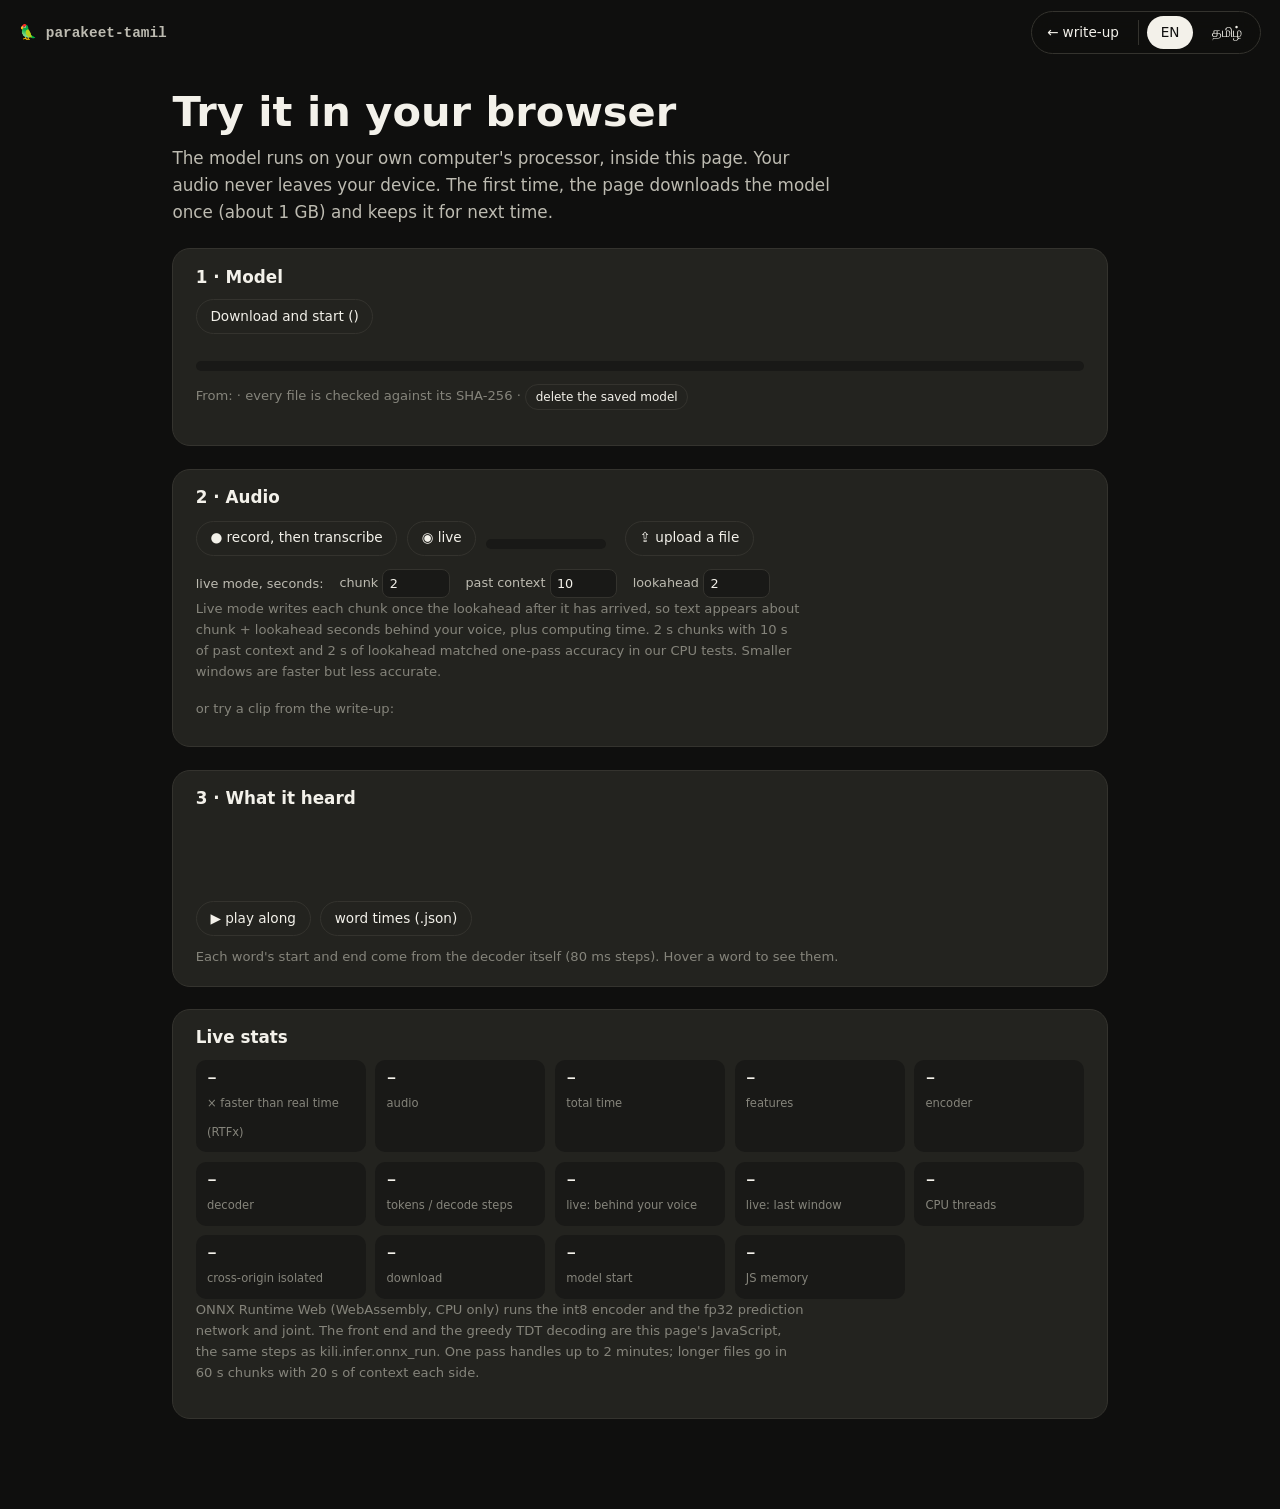
<file: docs/try/index.html>
<!doctype html>
<html lang="en">
<head>
<meta charset="utf-8">
<meta name="viewport" content="width=device-width, initial-scale=1">
<title>Try parakeet-tamil in your browser · தமிழ் கிளி</title>
<meta name="description" content="Tamil and English speech recognition running entirely in your browser, on your CPU. Record, stream live, or upload a file; your audio never leaves your device.">
<link rel="canonical" href="https://shrirajh.github.io/parakeet-tamil-kili/try/">
<meta name="theme-color" content="#0f0f0e">
<meta name="author" content="shrirajh">
<meta property="og:type" content="website">
<meta property="og:site_name" content="parakeet-tamil · தமிழ் கிளி">
<meta property="og:url" content="https://shrirajh.github.io/parakeet-tamil-kili/try/">
<meta property="og:title" content="Try parakeet-tamil in your browser · தமிழ் கிளி">
<meta property="og:description" content="Tamil and English speech recognition running entirely in your browser, on your CPU. Record, stream live, or upload a file; your audio never leaves your device.">
<meta property="og:image" content="https://shrirajh.github.io/parakeet-tamil-kili/img/og.png">
<meta property="og:image:width" content="1200">
<meta property="og:image:height" content="630">
<meta property="og:image:alt" content="parakeet-tamil · தமிழ் கிளி: 34.05 WER on conversational Tamil, 28 times faster than real time on 8 CPU threads, 0.6 billion parameters, CC BY-SA 4.0.">
<meta property="og:locale" content="en_US">
<meta property="og:locale:alternate" content="ta_IN">
<meta name="twitter:card" content="summary_large_image">
<meta name="twitter:title" content="Try parakeet-tamil in your browser · தமிழ் கிளி">
<meta name="twitter:description" content="Tamil and English speech recognition running entirely in your browser, on your CPU. Record, stream live, or upload a file; your audio never leaves your device.">
<meta name="twitter:image" content="https://shrirajh.github.io/parakeet-tamil-kili/img/og.png">
<meta name="twitter:image:alt" content="parakeet-tamil · தமிழ் கிளி: 34.05 WER on conversational Tamil, 28 times faster than real time on 8 CPU threads, 0.6 billion parameters, CC BY-SA 4.0.">
<link rel="stylesheet" href="../assets/style.css?v=36">
<link rel="icon" href="data:image/svg+xml,<svg xmlns='http://www.w3.org/2000/svg' viewBox='0 0 100 100'><text y='.9em' font-size='90'>🦜</text></svg>">
<script>(function(){var d=document.documentElement,t=localStorage.getItem("theme"),l=localStorage.getItem("lang");if(t)d.dataset.theme=t;if(l)d.lang=l;})();</script>
<style>
  main { max-width: 980px; margin: 0 auto; padding: 5.5rem 1.4rem 4rem; }
  h1 { font-size: clamp(1.8rem, 4vw, 2.6rem); margin: 0 0 .6rem; line-height: 1.15; }
  .lede { color: var(--fg-2); font-size: 1.05rem; max-width: 62ch; }
  .box { background: var(--bg-3); border: 1px solid var(--rule); border-radius: 18px; padding: 1.2rem 1.4rem; margin: 1.4rem 0; }
  .box h2 { font-size: 1.05rem; margin: 0 0 .8rem; letter-spacing: 0; max-width: none; }
  .track { height: 10px; border-radius: 6px; background: var(--bg-2); overflow: hidden; }
  .track > i { display: block; height: 100%; width: 0; background: var(--ours); transition: width .2s; }
  .prow { display: flex; gap: 1rem; flex-wrap: wrap; font: .85rem var(--mono); color: var(--fg-2); margin: .5rem 0 .8rem; }
  .frow { display: grid; grid-template-columns: minmax(0, 1fr) 6rem 6rem; gap: .5rem; font-size: .8rem; padding: .2rem 0; border-bottom: 1px solid var(--rule); }
  .frow span:nth-child(2), .frow span:nth-child(3) { text-align: right; color: var(--fg-2); }
  .fst[data-state="ok"], .fst[data-state="cached"] { color: var(--good) !important; }
  .row { display: flex; gap: .6rem; flex-wrap: wrap; align-items: center; }
  .row + .row { margin-top: .8rem; }
  button:disabled { opacity: .4; cursor: not-allowed; }
  #out { font-family: var(--ta); font-size: 1.3rem; line-height: 1.7; min-height: 3.4em; white-space: pre-wrap; }
  #out .w { border-radius: 4px; padding: 0 .06em; transition: background .1s, color .1s; } #out .w:hover { background: var(--bg-2); }
  #out.playing .w { color: var(--fg-3); } #out.playing .w.on { color: var(--fg); } #out .w.now { background: color-mix(in srgb, var(--ours) 35%, transparent); color: var(--fg); }
  #src { font-size: .8rem; color: var(--fg-3); margin-bottom: .4rem; }
  .stats { display: grid; grid-template-columns: repeat(auto-fill, minmax(9.5rem, 1fr)); gap: .6rem; }
  .stats div { background: var(--bg-2); border-radius: 10px; padding: .5rem .7rem; }
  .stats b { display: block; font: 700 1.05rem var(--mono); }
  .stats span { font-size: .72rem; color: var(--fg-3); }
  .err { border: 1px solid var(--bad); border-radius: 12px; padding: .7rem .9rem; margin: .5rem 0; font-size: .9rem; }
  .err b { color: var(--bad); font-family: var(--mono); text-transform: uppercase; font-size: .75rem; margin-right: .4rem; }
  .err .hint { margin: .4rem 0 0; color: var(--fg-2); }
  .err pre { font-size: .72rem; white-space: pre-wrap; overflow-wrap: anywhere; color: var(--fg-3); }
  .cfg { display: flex; gap: 1rem; flex-wrap: wrap; font-size: .8rem; color: var(--fg-2); align-items: center; }
  .cfg input { width: 4.2rem; font: inherit; background: var(--bg-2); color: var(--fg); border: 1px solid var(--rule); border-radius: 8px; padding: .2rem .4rem; }
  .lvl { width: 120px; }
  .note { font-size: .82rem; color: var(--fg-3); }
  #model.ready #load { display: none; }
  .file-btn { position: relative; overflow: hidden; }
  .file-btn input { position: absolute; inset: 0; opacity: 0; cursor: pointer; }
</style>
</head>
<body>
<div class="bar">
  <a class="brand" href="../">🦜 <span data-l="en">parakeet-tamil</span><span data-l="ta" class="ta">தமிழ் கிளி</span></a>
  <span class="toggles">
    <a href="../" class="maplink"><span data-l="en">← write-up</span><span data-l="ta">← கட்டுரை</span></a>
    <span class="sep"></span>
    <button data-set-lang="en" aria-pressed="true">EN</button>
    <button data-set-lang="ta" aria-pressed="false" class="ta">தமிழ்</button>
  </span>
</div>
<main>
  <h1><span data-l="en">Try it in your browser</span><span data-l="ta">உங்கள் உலாவியிலேயே முயன்று பாருங்கள்</span></h1>
  <p class="lede" data-l="en">The model runs on your own computer's processor, inside this page. Your audio never leaves your device. The first time, the page downloads the model once (about 1 GB) and keeps it for next time.</p>
  <p class="lede" data-l="ta">மாதிரி உங்கள் கணினியின் செயலியிலேயே, இந்தப் பக்கத்துக்குள் இயங்குகிறது. உங்கள் ஒலி உங்கள் கருவியை விட்டு வெளியே போகாது. முதல் முறை, பக்கம் மாதிரியை ஒருமுறை பதிவிறக்கும் (சுமார் 1 GB); அடுத்த முறைக்காக அதைச் சேமித்து வைக்கும்.</p>

  <section class="box" id="model">
    <h2><span data-l="en">1 · Model</span><span data-l="ta">1 · மாதிரி</span> <small class="note" id="cache-state"></small></h2>
    <div class="row"><button id="load"><span data-l="en">Download and start</span><span data-l="ta">பதிவிறக்கித் தொடங்கு</span> (<span id="total"></span>)</button>
      <span class="mono note" id="stage"></span></div>
    <div class="prow"><span id="pbytes"></span><span id="pspeed"></span><span id="peta"></span></div>
    <div class="track"><i id="dlbar"></i></div>
    <div id="files" style="margin-top:.8rem"></div>
    <p class="note"><span data-l="en">From</span><span data-l="ta">மூலம்</span>: <span class="mono" id="base"></span> · <span data-l="en">every file is checked against its SHA-256</span><span data-l="ta">ஒவ்வொரு கோப்பும் SHA-256 மூலம் சரிபார்க்கப்படுகிறது</span> · <button id="clear" style="font-size:.75rem;padding:.15rem .6rem"><span data-l="en">delete the saved model</span><span data-l="ta">சேமித்த மாதிரியை நீக்கு</span></button></p>
  </section>

  <section class="box">
    <h2><span data-l="en">2 · Audio</span><span data-l="ta">2 · ஒலி</span></h2>
    <div class="row">
      <button id="rec" data-needs-model aria-pressed="false">● <span data-l="en">record, then transcribe</span><span data-l="ta">பதிவுசெய்து, பிறகு எழுது</span></button>
      <button id="live" data-needs-model aria-pressed="false">◉ <span data-l="en">live</span><span data-l="ta">நேரடி</span></button>
      <span class="track lvl"><i id="lvl"></i></span><span class="mono note" id="rtime"></span>
      <label class="file-btn"><button data-needs-model tabindex="-1">⇪ <span data-l="en">upload a file</span><span data-l="ta">கோப்பைப் பதிவேற்று</span></button><input type="file" id="file" accept="audio/*,video/*" data-needs-model></label>
    </div>
    <div class="row cfg">
      <span data-l="en">live mode, seconds:</span><span data-l="ta">நேரடி முறை, வினாடிகள்:</span>
      <label><span data-l="en">chunk</span><span data-l="ta">துண்டு</span> <input id="chunk" type="number" value="2" min="0.5" max="10" step="0.5"></label>
      <label><span data-l="en">past context</span><span data-l="ta">முன் சூழல்</span> <input id="left" type="number" value="10" min="0" max="30" step="1"></label>
      <label><span data-l="en">lookahead</span><span data-l="ta">முன்னோக்கு</span> <input id="right" type="number" value="2" min="0" max="10" step="0.5"></label>
    </div>
    <p class="note" data-l="en">Live mode writes each chunk once the lookahead after it has arrived, so text appears about chunk + lookahead seconds behind your voice, plus computing time. 2 s chunks with 10 s of past context and 2 s of lookahead matched one-pass accuracy in our CPU tests. Smaller windows are faster but less accurate.</p>
    <p class="note" data-l="ta">நேரடி முறையில், ஒவ்வொரு துண்டுக்குப் பின் வரும் முன்னோக்குப் பகுதியும் வந்த பிறகே அந்தத் துண்டு எழுதப்படும். அதனால் உங்கள் குரலுக்குச் சுமார் துண்டு + முன்னோக்கு வினாடிகள் பின்னால், கணக்கிடும் நேரத்தையும் சேர்த்து, உரை தோன்றும். 2 வினாடித் துண்டுகள், 10 வினாடி முன் சூழல், 2 வினாடி முன்னோக்கு: எங்கள் CPU சோதனைகளில் இது ஒரே மூச்சில் எழுதுவதன் துல்லியத்துக்குச் சமமாக இருந்தது. சிறிய அளவுகள் வேகமானவை, ஆனால் துல்லியம் குறைவு.</p>
    <p class="note" id="lagwarn" hidden><span data-l="en">This device is falling behind live audio: try a smaller past context or a larger chunk.</span><span data-l="ta">இந்தக் கருவி நேரடி ஒலிக்குப் பின்தங்குகிறது: முன் சூழலைக் குறையுங்கள், அல்லது துண்டைப் பெரிதாக்குங்கள்.</span></p>
    <div class="row" style="margin-top:1rem"><span class="note"><span data-l="en">or try a clip from the write-up:</span><span data-l="ta">அல்லது கட்டுரையில் உள்ள ஒரு பதிவை முயலுங்கள்:</span></span></div>
    <div class="row" id="presets" style="margin-top:.5rem"></div>
  </section>

  <section class="box">
    <h2><span data-l="en">3 · What it heard</span><span data-l="ta">3 · இது கேட்டது</span></h2>
    <div id="src"></div>
    <div id="out"></div>
    <div class="row" id="wordbar" hidden style="margin-top:.6rem">
      <button id="playalong" aria-pressed="false"><span data-l="en">▶ play along</span><span data-l="ta">▶ சேர்ந்து கேளுங்கள்</span></button>
      <button id="dlwords"><span data-l="en">word times (.json)</span><span data-l="ta">சொல் நேரங்கள் (.json)</span></button>
      <span class="note"><span data-l="en">Each word's start and end come from the decoder itself (80 ms steps). Hover a word to see them.</span><span data-l="ta">ஒவ்வொரு சொல்லின் தொடக்க, முடிவு நேரங்களும் குறிவிலக்கியிடமிருந்தே வருகின்றன (80 மில்லிவினாடிப் படிகள்). நேரத்தைப் பார்க்க ஒரு சொல்லின் மேல் சுட்டியை வையுங்கள்.</span></span>
    </div>
  </section>

  <section class="box">
    <h2><span data-l="en">Live stats</span><span data-l="ta">நேரடிப் புள்ளிவிவரம்</span></h2>
    <div class="stats">
      <div><b id="s-rtfx">–</b><span data-l="en">× faster than real time (RTFx)</span><span data-l="ta">நிகழ்நேரத்தைவிட மடங்கு வேகம் (RTFx)</span></div>
      <div><b id="s-audio">–</b><span data-l="en">audio</span><span data-l="ta">ஒலி நீளம்</span></div>
      <div><b id="s-total">–</b><span data-l="en">total time</span><span data-l="ta">மொத்த நேரம்</span></div>
      <div><b id="s-front">–</b><span data-l="en">features</span><span data-l="ta">அம்சங்கள்</span></div>
      <div><b id="s-enc">–</b><span data-l="en">encoder</span><span data-l="ta">குறியாக்கி</span></div>
      <div><b id="s-dec">–</b><span data-l="en">decoder</span><span data-l="ta">குறிவிலக்கி</span></div>
      <div><b id="s-tok">–</b><span data-l="en">tokens / decode steps</span><span data-l="ta">token / படிகள்</span></div>
      <div><b id="s-lag">–</b><span data-l="en">live: behind your voice</span><span data-l="ta">நேரடி: குரலுக்குப் பின்னால்</span></div>
      <div><b id="s-win">–</b><span data-l="en">live: last window</span><span data-l="ta">நேரடி: கடைசிச் சாளரம்</span></div>
      <div><b id="s-threads">–</b><span data-l="en">CPU threads</span><span data-l="ta">CPU இழைகள்</span></div>
      <div><b id="s-iso">–</b><span data-l="en">cross-origin isolated</span><span data-l="ta">cross-origin isolated</span></div>
      <div><b id="s-dl">–</b><span data-l="en">download</span><span data-l="ta">பதிவிறக்கம்</span></div>
      <div><b id="s-load">–</b><span data-l="en">model start</span><span data-l="ta">மாதிரி தொடக்கம்</span></div>
      <div><b id="s-mem">–</b><span data-l="en">JS memory</span><span data-l="ta">JS நினைவகம்</span></div>
    </div>
    <p class="note" data-l="en">ONNX Runtime Web (WebAssembly, CPU only) runs the int8 encoder and the fp32 prediction network and joint. The front end and the greedy TDT decoding are this page's JavaScript, the same steps as kili.infer.onnx_run. One pass handles up to 2 minutes; longer files go in 60 s chunks with 20 s of context each side.</p>
    <p class="note" data-l="ta">ONNX Runtime Web (WebAssembly, CPU மட்டும்) int8 குறியாக்கியையும், fp32 prediction network, joint ஆகியவற்றையும் இயக்குகிறது. ஒலியிலிருந்து அம்சங்களைப் பிரிப்பதும், greedy TDT குறிவிலக்கலும் இந்தப் பக்கத்தின் JavaScript; kili.infer.onnx_run-இல் உள்ள அதே படிகள். 2 நிமிடம் வரை ஒரே மூச்சில்; அதைவிட நீளமான கோப்புகள் 60 வினாடித் துண்டுகளாக, இருபுறமும் 20 வினாடிச் சூழலுடன்.</p>
  </section>

  <section class="box" id="errors" hidden>
    <h2><span data-l="en">Errors</span><span data-l="ta">பிழைகள்</span></h2>
  </section>
</main>
<script src="try.js?v=3"></script>
</body>
</html>
</file>
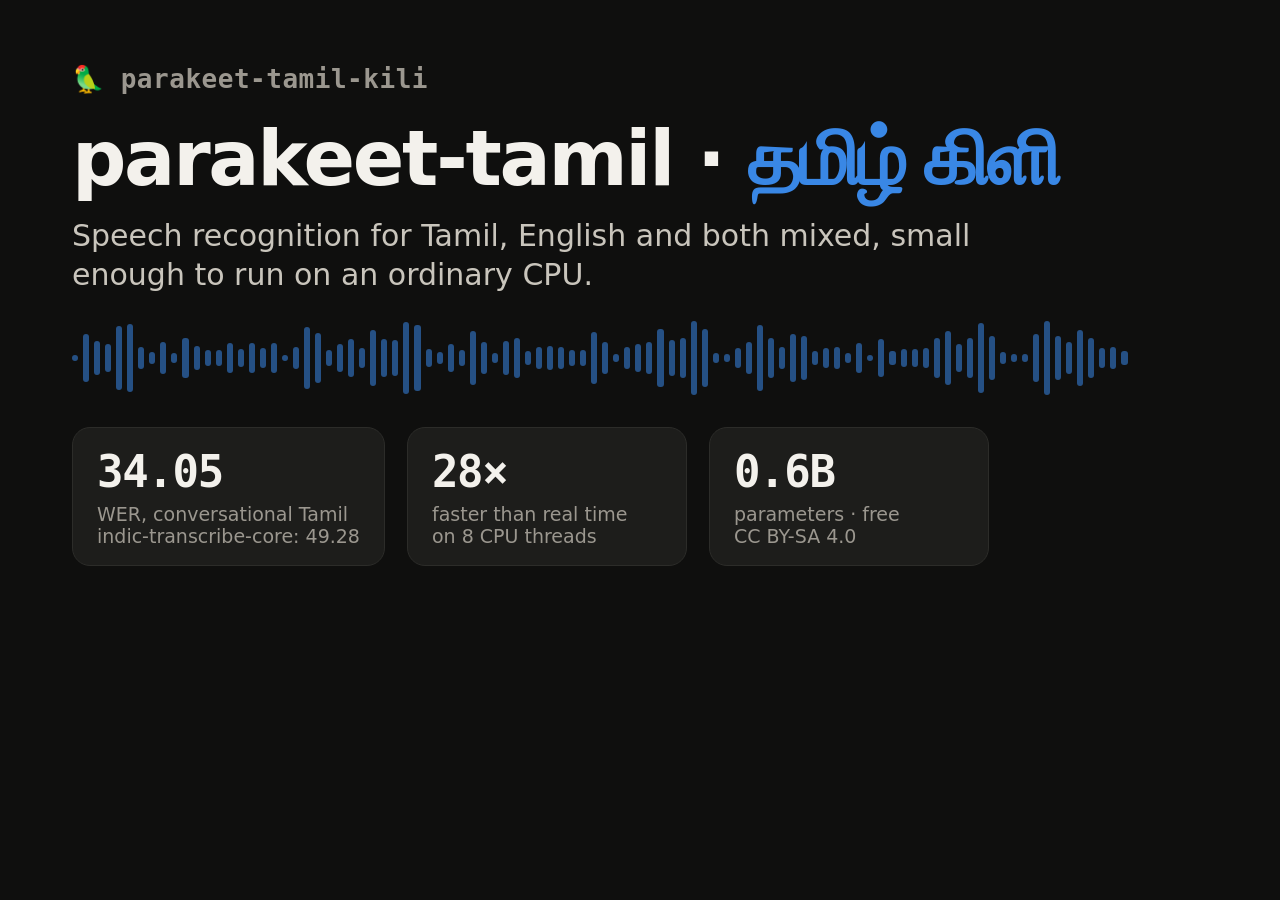
<file: docs/img/og_card.html>
<!doctype html>
<html><head><meta charset="utf-8"><meta name="robots" content="noindex"><title>social preview card source (renders img/og.png)</title>
<style>
  html, body { margin: 0; }
  body { width: 1200px; height: 630px; background: #0f0f0e; color: #f3f1ec; font-family: "Segoe UI", system-ui, sans-serif; position: relative; overflow: hidden; }
  .wrap { position: absolute; inset: 64px 72px; display: flex; flex-direction: column; }
  .brand { font: 600 26px "Cascadia Mono", Consolas, monospace; color: #9b978f; letter-spacing: .02em; }
  h1 { margin: 26px 0 0; font-size: 76px; line-height: 1.02; letter-spacing: -.03em; font-weight: 800; }
  .ta { font-family: "Nirmala UI", "Latha", sans-serif; font-weight: 700; color: #3987e5; }
  .sub { margin-top: 18px; font-size: 30px; color: #c9c5bc; max-width: 900px; line-height: 1.3; }
  .stats { margin-top: auto; display: flex; gap: 22px; }
  .s { background: #1d1d1b; border: 1px solid #2c2c29; border-radius: 18px; padding: 18px 24px; min-width: 230px; }
  .s b { display: block; font: 800 44px "Cascadia Mono", Consolas, monospace; letter-spacing: -.03em; }
  .s span { display: block; margin-top: 6px; font-size: 19px; color: #9b978f; }
  .wave { position: absolute; left: 72px; right: 72px; top: 318px; display: flex; gap: 5px; align-items: center; height: 80px; }
  .wave i { display: block; flex: 1; border-radius: 3px; background: #3987e5; opacity: .55; }
</style></head>
<body>
  <div class="wave" id="wave"></div>
  <div class="wrap">
    <div class="brand">🦜 parakeet-tamil-kili</div>
    <h1>parakeet-tamil · <span class="ta">தமிழ் கிளி</span></h1>
    <div class="sub">Speech recognition for Tamil, English and both mixed, small enough to run on an ordinary CPU.</div>
    <div class="stats">
      <div class="s"><b>34.05</b><span>WER, conversational Tamil<br>indic-transcribe-core: 49.28</span></div>
      <div class="s"><b>28×</b><span>faster than real time<br>on 8 CPU threads</span></div>
      <div class="s"><b>0.6B</b><span>parameters · free<br>CC BY-SA 4.0</span></div>
    </div>
  </div>
  <script>
    const h = Array.from({ length: 96 }, (_, i) => 6 + Math.abs(Math.sin(i * 0.37) * Math.cos(i * 0.11) + 0.45 * Math.sin(i * 1.7)) * 52);
    document.getElementById("wave").innerHTML = h.map((v) => `<i style="height:${v}px"></i>`).join("");
  </script>
</body></html>
</file>
<file: docs/assets/style.css>
/* parakeet-tamil · தமிழ் கிளி. No external fonts, scripts or requests. */
:root {
  color-scheme: dark;
  --bg: #0f0f0e; --bg-2: #191917; --bg-3: #23231f; --fg: #f3f1ea; --fg-2: #bdbbb1; --fg-3: #85847b; --rule: #34332e;
  --ours: #3987e5; --ours-2: #86b6ef; --itcore: #d95926; --run8: #199e70; --warn: #c98500; --bad: #e66767; --good: #4caf50;
  --ins: #199e7055; --del: #e6676755; --sub: #c9850055;
  --mono: ui-monospace, "Cascadia Mono", "SF Mono", Menlo, Consolas, monospace;
  --sans: system-ui, -apple-system, "Segoe UI", Roboto, "Noto Sans", "Noto Sans Tamil", "Nirmala UI", sans-serif;
  --ta: "Noto Sans Tamil", "Nirmala UI", Latha, "Tamil MN", "Tamil Sangam MN", sans-serif;
}
:root[data-theme="light"] {
  color-scheme: light;
  --bg: #fcfcfb; --bg-2: #f3f2ee; --bg-3: #e9e7e0; --fg: #141412; --fg-2: #52514e; --fg-3: #85847b; --rule: #dedcd5;
  --ours: #2a78d6; --ours-2: #1c5cab; --itcore: #eb6834; --run8: #1baf7a; --warn: #b07600; --bad: #c03a39; --good: #008300;
  --ins: #1baf7a40; --del: #e3494840; --sub: #eda10050;
}

html[lang="en"] [data-l="ta"]:not(.peek-show), html[lang="ta"] [data-l="en"]:not(.peek-show) { display: none !important; }
html[lang="ta"] body { font-family: var(--ta); }
.ta { font-family: var(--ta); }

* { box-sizing: border-box; }
html { scroll-behavior: smooth; overflow-x: hidden; }
body { margin: 0; background: var(--bg); color: var(--fg); font: 18px/1.6 var(--sans); -webkit-font-smoothing: antialiased; overflow-x: hidden; }
a { color: var(--ours-2); text-underline-offset: 3px; }
code { font-family: var(--mono); font-size: .88em; background: var(--bg-3); padding: .1em .4em; border-radius: 5px; }
h2 { font-size: clamp(2.1rem, 5.5vw, 4rem); line-height: 1.04; letter-spacing: -.025em; margin: 0 0 1.2rem; font-weight: 800; max-width: 16ch; }
html[lang="ta"] h2 { font-size: clamp(1.7rem, 4.4vw, 3.1rem); line-height: 1.25; max-width: 22ch; }
p { margin: 0 0 1rem; color: var(--fg-2); max-width: 38rem; }
.big { font-size: clamp(1.25rem, 2.4vw, 1.6rem); line-height: 1.45; color: var(--fg); }
.dim { color: var(--fg-3); }
.small { font-size: .8rem; color: var(--fg-3); }
.mono { font-family: var(--mono); }

/* chrome */
.bar { position: fixed; inset: 0 0 auto 0; z-index: 20; display: flex; justify-content: space-between; align-items: center; padding: .7rem 1.2rem; pointer-events: none; }
.bar > * { pointer-events: auto; }
.brand { font: 600 .9rem var(--mono); color: var(--fg-2); text-decoration: none; }
.toggles { display: flex; gap: .35rem; background: color-mix(in srgb, var(--bg) 70%, transparent); backdrop-filter: blur(10px); padding: .25rem; border-radius: 999px; border: 1px solid var(--rule); }
button { font: inherit; font-size: .85rem; color: var(--fg); background: transparent; border: 1px solid var(--rule); border-radius: 999px; padding: .35rem .85rem; cursor: pointer; transition: background .15s, color .15s, border-color .15s; }
.toggles button { border: 0; }
button:hover { border-color: var(--fg-3); }
button[aria-pressed="true"] { background: var(--fg); color: var(--bg); border-color: var(--fg); }
button:focus-visible, a:focus-visible { outline: 2px solid var(--ours); outline-offset: 2px; }
.progressbar { position: fixed; inset: 0 0 auto 0; height: 3px; z-index: 30; background: var(--ours); transform-origin: 0 50%; transform: scaleX(0); }

/* sections */
.chapter { position: relative; padding: 18vh 6vw 12vh; }
.chapter.alt { background: var(--bg-2); }
.inner { max-width: 1100px; margin: 0 auto; }
.split { display: grid; grid-template-columns: minmax(0, 5fr) minmax(0, 7fr); gap: 4vw; align-items: start; }
@media (max-width: 860px) { .split { grid-template-columns: 1fr; } }
.sticky { position: sticky; top: 14vh; }
.reveal { opacity: 0; transform: translateY(24px); transition: opacity .8s ease, transform .8s ease; }
.reveal.in { opacity: 1; transform: none; }
@media (prefers-reduced-motion: reduce) { .reveal { opacity: 1; transform: none; transition: none; } html { scroll-behavior: auto; } }

/* hero */
.hero { min-height: 100vh; display: grid; place-items: center; padding: 6rem 6vw 3rem; text-align: center; position: relative; }
.hero h1 { font-size: clamp(1rem, 1.6vw, 1.15rem); font-family: var(--mono); font-weight: 500; color: var(--fg-3); margin: 0 0 3vh; letter-spacing: .04em; }
.hero h1 .ta { font-family: var(--ta); }
.stage { width: min(1000px, 92vw); margin: 0 auto; }
.wave { position: relative; height: 120px; cursor: pointer; }
.wave canvas { width: 100%; height: 100%; display: block; }
.bigplay { width: 84px; height: 84px; border-radius: 50%; border: 0; background: var(--fg); color: var(--bg); font-size: 1.6rem; margin: 2.2vh auto; display: grid; place-items: center; box-shadow: 0 0 0 0 var(--ours); }
.bigplay[aria-pressed="false"] { animation: pulse 2.4s infinite; }
@keyframes pulse { 0% { box-shadow: 0 0 0 0 color-mix(in srgb, var(--ours) 60%, transparent); } 70% { box-shadow: 0 0 0 22px transparent; } 100% { box-shadow: 0 0 0 0 transparent; } }
.karaoke { font-family: var(--ta); font-size: clamp(1.4rem, 3.6vw, 2.6rem); line-height: 1.45; font-weight: 600; min-height: 3em; }
.karaoke span { color: color-mix(in srgb, var(--fg) 24%, transparent); transition: color .18s; }
.karaoke span.on { color: var(--fg); }
.karaoke span.lat.on { color: var(--ours-2); }
.hero .tag { font-size: clamp(1.15rem, 2.2vw, 1.5rem); color: var(--fg-2); margin: 3vh auto 0; max-width: 34rem; }
.hint { font: .78rem var(--mono); color: var(--fg-3); margin-top: .6rem; }
.scrollcue { margin-top: 3rem; color: var(--fg-3); font-size: 1.4rem; animation: bob 2s infinite; }
@keyframes bob { 50% { transform: translateY(6px); } }

.counters { display: grid; grid-template-columns: repeat(4, 1fr); gap: 1px; background: var(--rule); border: 1px solid var(--rule); border-radius: 16px; overflow: hidden; margin-top: 5vh; }
@media (max-width: 760px) { .counters { grid-template-columns: repeat(2, 1fr); } }
.counter { background: var(--bg); padding: 1.1rem; text-align: left; }
.counter b { display: block; font: 700 clamp(1.8rem, 4vw, 2.8rem)/1 var(--mono); letter-spacing: -.03em; }
.counter span { font-size: .8rem; color: var(--fg-3); }

/* story lines */
.lines p { font-size: clamp(1.5rem, 3.6vw, 2.7rem); line-height: 1.25; color: var(--fg); font-weight: 700; letter-spacing: -.015em; max-width: 24ch; margin-bottom: 9vh; }
html[lang="ta"] .lines p { font-size: clamp(1.25rem, 2.8vw, 2rem); line-height: 1.5; max-width: 30ch; }
.lines p .dim { font-weight: 500; }

/* charts */
.chart svg { width: 100%; height: auto; display: block; overflow: visible; }
.chart text { fill: var(--fg-3); font: 12px var(--mono); }
.chart .lbl { fill: var(--fg); font: 600 13px var(--sans); }
html[lang="ta"] .chart .lbl { font-family: var(--ta); }
.chart .grid line { stroke: var(--rule); }
.chart .hit { fill: transparent; cursor: pointer; }
.controls { display: flex; flex-wrap: wrap; gap: .4rem; margin: 0 0 1.2rem; align-items: center; }
.legend { display: flex; flex-wrap: wrap; gap: 1.1rem; font-size: .8rem; color: var(--fg-2); margin-bottom: .6rem; }
.key { display: inline-flex; align-items: center; gap: .4rem; }
.dot { width: 11px; height: 11px; border-radius: 50%; display: inline-block; }
.tip { position: fixed; pointer-events: none; z-index: 50; background: var(--fg); color: var(--bg); font-size: .8rem; padding: .4rem .6rem; border-radius: 8px; max-width: 300px; opacity: 0; transition: opacity .12s; }
.callnum { font: 800 clamp(3rem, 9vw, 7rem)/0.95 var(--mono); letter-spacing: -.05em; }
.callnum small { font-size: .3em; letter-spacing: 0; font-weight: 500; color: var(--fg-3); display: block; margin-top: .6rem; font-family: var(--sans); }

/* quiz cards */
.quiz { display: grid; gap: 1.4rem; }
.qcard { background: var(--bg-3); border: 1px solid var(--rule); border-radius: 18px; padding: 1.2rem 1.3rem; }
.qhead { display: flex; align-items: center; gap: .9rem; }
.qplay { width: 46px; height: 46px; border-radius: 50%; border: 0; background: var(--fg); color: var(--bg); padding: 0; flex: none; display: grid; place-items: center; }
.qplay[aria-pressed="true"] { background: var(--ours); color: #fff; }
.mini { flex: 1; height: 46px; }
.mini canvas { width: 100%; height: 100%; }
.qsrc { font: .7rem var(--mono); color: var(--fg-3); white-space: nowrap; }
.opts { display: grid; gap: .6rem; margin-top: 1rem; }
.opt { text-align: left; border-radius: 12px; padding: .7rem .9rem; font-family: var(--ta); font-size: 1rem; line-height: 1.55; background: var(--bg-2); border: 1px solid var(--rule); color: var(--fg); }
.opt .who { display: none; font: 700 .7rem var(--mono); text-transform: uppercase; letter-spacing: .06em; margin-bottom: .2rem; }
.qcard.done .opt .who { display: block; }
.qcard.done .opt { cursor: default; }
.qcard.done .opt.ours .who { color: var(--ours-2); } .qcard.done .opt.itcore .who { color: var(--itcore); } .qcard.done .opt.ref .who { color: var(--fg-3); }
.qcard.done .opt.right { border-color: var(--good); box-shadow: inset 0 0 0 1px var(--good); }
.verdict { display: none; margin-top: .8rem; font-size: .95rem; color: var(--fg-2); }
.qcard.done .verdict { display: block; }
.verdict b { color: var(--fg); }
.w-sub, .w-ins, .w-del { border-radius: 4px; padding: 0 .12em; }
.w-sub { background: var(--sub); } .w-ins { background: var(--ins); } .w-del { background: var(--del); text-decoration: line-through; }
.w-fold { border-bottom: 2px dotted var(--fg-3); }

/* run strip */
.strip { display: flex; gap: 1rem; overflow-x: auto; scroll-snap-type: x mandatory; padding: .5rem 6vw 1.5rem; margin: 0 -6vw; scrollbar-width: thin; }
.run { flex: 0 0 min(300px, 78vw); scroll-snap-align: start; background: var(--bg-3); border: 1px solid var(--rule); border-radius: 18px; padding: 1.1rem 1.2rem; transition: border-color .2s, transform .2s; }
.run.hl { border-color: var(--ours); transform: translateY(-4px); }
.run .day { font: .72rem var(--mono); color: var(--fg-3); }
.run h3 { margin: .2rem 0 .5rem; font-size: 1.2rem; }
.run p { font-size: .9rem; margin: 0; }
.run .res { font: 600 .82rem var(--mono); margin-top: .7rem; }
.run.ship { border-color: var(--ours); background: color-mix(in srgb, var(--ours) 12%, var(--bg-3)); }

/* eviction sim */
.sim { background: var(--bg-3); border: 1px solid var(--rule); border-radius: 18px; padding: 1.3rem; }
.simrow { display: grid; grid-template-columns: 1fr 1fr 1fr; gap: .8rem; }
@media (max-width: 700px) { .simrow { grid-template-columns: 1fr; } }
.box { border: 1px solid var(--rule); border-radius: 14px; padding: .9rem; background: var(--bg-2); min-height: 96px; transition: all .3s; }
.box .t { font: 700 .72rem var(--mono); text-transform: uppercase; letter-spacing: .06em; color: var(--fg-3); }
.box .v { font: 600 1.05rem var(--sans); margin-top: .3rem; }
.box.dead { border-color: var(--bad); opacity: .55; filter: grayscale(1); }
.box.live { border-color: var(--good); }
.box.busy { border-color: var(--warn); }
.track { position: relative; height: 14px; background: var(--bg-2); border-radius: 7px; margin: 1.2rem 0 .5rem; overflow: hidden; }
.track i { position: absolute; inset: 0 auto 0 0; background: var(--ours); width: 0; }
.track .ck { position: absolute; top: 0; bottom: 0; width: 2px; background: var(--fg-3); }
.simlog { font: .78rem/1.6 var(--mono); color: var(--fg-2); min-height: 6.4em; white-space: pre-line; }
.evict { background: var(--bad); color: #fff; border: 0; font-weight: 700; }
.evict:disabled { opacity: .4; cursor: default; }

/* tiles */
.tiles { display: grid; grid-template-columns: repeat(auto-fit, minmax(230px, 1fr)); gap: 1rem; }
.tile { background: var(--bg-3); border: 1px solid var(--rule); border-radius: 16px; padding: 1.1rem 1.2rem; }
.tile b.n { display: block; font: 800 2.2rem/1 var(--mono); letter-spacing: -.03em; margin-bottom: .4rem; }
.tile p { font-size: .92rem; margin: 0; }
.tile .k { font: 700 .72rem var(--mono); text-transform: uppercase; letter-spacing: .06em; }
.yes .k { color: var(--good); } .no .k { color: var(--bad); }

/* flip cards */
.flips { display: grid; grid-template-columns: repeat(auto-fill, minmax(220px, 1fr)); gap: 1rem; }
.flip { perspective: 900px; height: 150px; cursor: pointer; background: none; border: 0; padding: 0; text-align: left; }
.flip .in { position: relative; width: 100%; height: 100%; transition: transform .55s; transform-style: preserve-3d; }
.flip.on .in { transform: rotateY(180deg); }
.flip .f, .flip .b { position: absolute; inset: 0; backface-visibility: hidden; border-radius: 16px; padding: 1rem 1.1rem; border: 1px solid var(--rule); background: var(--bg-3); display: flex; flex-direction: column; justify-content: space-between; }
.flip .b { transform: rotateY(180deg); background: var(--bg-2); }
.flip .w { font: 700 1.5rem var(--ta); color: var(--fg); }
.flip .g { font-size: .85rem; color: var(--fg-2); }
.flip .x { font: .7rem var(--mono); color: var(--fg-3); }

/* reveal card */
.secret { background: var(--bg-3); border: 1px solid var(--rule); border-radius: 18px; padding: 1.4rem; }
.secret .prompt { font: 700 clamp(1.3rem, 3vw, 2rem) var(--sans); }
.secret .heard { margin-top: 1rem; font-size: 1.15rem; filter: blur(9px); transition: filter .4s; user-select: none; }
.secret.open .heard { filter: none; user-select: auto; }
.cw { color: var(--warn); font: .75rem var(--mono); }

/* scorer demo */
.scorer { background: var(--bg-3); border: 1px solid var(--rule); border-radius: 18px; padding: 1.3rem; }
.pair { display: grid; grid-template-columns: max-content minmax(0, 1fr); gap: .4rem .8rem; font-family: var(--ta); font-size: 1.05rem; margin: 1rem 0; }
.pair .who { font: 700 .7rem/2.1 var(--mono); color: var(--fg-3); text-transform: uppercase; }
.meter { display: flex; align-items: baseline; gap: .8rem; }
.meter b { font: 800 3.2rem/1 var(--mono); letter-spacing: -.04em; transition: color .3s; }

/* race */
.lane { display: grid; grid-template-columns: 16rem 1fr 6.5rem; gap: .8rem; align-items: center; margin: .7rem 0; }
@media (max-width: 640px) { .lane { grid-template-columns: 1fr; } }
.lane .name { font-size: .9rem; }
.lane .tr { height: 26px; background: var(--bg-2); border-radius: 13px; overflow: hidden; position: relative; }
.lane .tr i { position: absolute; inset: 0 auto 0 0; width: 0; border-radius: 13px; }
.lane .t { font: 600 .9rem var(--mono); text-align: right; }

/* tabs */
.tabs { display: flex; gap: .4rem; margin-bottom: .8rem; flex-wrap: wrap; }
pre { background: var(--bg-3); border: 1px solid var(--rule); border-radius: 14px; padding: 1rem 1.1rem; overflow-x: auto; font: .85rem/1.6 var(--mono); color: var(--fg); }

.meme { margin: 3rem auto 0; max-width: 560px; border-radius: 16px; overflow: hidden; border: 1px solid var(--rule); background: var(--bg-3); }
.meme svg { display: block; width: 100%; height: auto; }

footer { padding: 4rem 6vw 6rem; color: var(--fg-3); font-size: .8rem; border-top: 1px solid var(--rule); }
footer p { color: var(--fg-3); max-width: 60rem; }

/* reading depth: data-d="s" story only, data-d="d" details only */
html[data-depth="simple"] [data-d="d"], html[data-depth="detail"] [data-d="s"] { display: none !important; }
.plain { font-size: clamp(1.15rem, 2vw, 1.4rem); line-height: 1.55; color: var(--fg); border-left: 4px solid var(--ours); padding: .1rem 0 .1rem 1.1rem; max-width: 46rem; }
.toggles .sep { width: 1px; align-self: stretch; background: var(--rule); margin: .25rem .15rem; }
.maplink { font-size: .85rem; color: var(--fg); text-decoration: none; padding: .35rem .7rem; }
.chooser { margin: 4vh auto 0; display: grid; gap: .8rem; justify-items: center; color: var(--fg-2); }
.choices { display: flex; gap: .8rem; flex-wrap: wrap; justify-content: center; }
.choices button { display: grid; gap: .15rem; text-align: left; padding: .8rem 1.2rem; border-radius: 14px; min-width: 220px; }
.choices button b { font-size: 1.05rem; } .choices button small { font-size: .78rem; opacity: .75; }
.controls.center { justify-content: center; margin-bottom: 1.4rem; }
.steps { display: grid; gap: 4.5rem; margin-top: 3rem; }
.step { display: grid; grid-template-columns: 4rem 1fr; gap: 1.4rem; align-items: start; }
.step .num { font: 800 3rem/1 var(--mono); color: var(--ours); }
.step h3 { font-size: clamp(1.4rem, 3vw, 2rem); margin: 0 0 .6rem; line-height: 1.2; }
.numbers { font: .8rem/1.6 var(--mono); color: var(--fg-3); overflow: hidden; white-space: nowrap; mask-image: linear-gradient(90deg, transparent, #000 10%, #000 90%, transparent); margin-top: .8rem; }
.numbers b { color: var(--ours-2); font-weight: 500; }
.chips { display: flex; flex-wrap: wrap; gap: .6rem; }
.chip { background: var(--bg-3); border: 1px solid var(--rule); border-radius: 999px; padding: .5rem 1rem; font-size: 1rem; color: var(--fg); }
.grid2x { display: grid; grid-template-columns: 1fr 1fr; gap: 1.2rem; align-items: start; }
@media (max-width: 860px) { .grid2x { grid-template-columns: 1fr; } .step { grid-template-columns: 2.6rem 1fr; } .step .num { font-size: 2rem; } }
.howlist { padding-left: 1.1rem; color: var(--fg-2); } .howlist li { margin-bottom: .7rem; }
.racebox { background: var(--bg-3); border: 1px solid var(--rule); border-radius: 18px; padding: 1.2rem 1.3rem; margin-top: 1.2rem; }
.racebox .lbl { font: .75rem var(--mono); color: var(--fg-3); text-transform: uppercase; letter-spacing: .06em; }
.racebox input[type=range] { width: 160px; accent-color: var(--ours); }
.clock { margin-left: auto; font-size: 1.4rem; font-weight: 700; }
.lane .tr i.done { box-shadow: 0 0 0 2px var(--good) inset; }
.subhead { margin-top: 5rem; font-size: clamp(1.5rem, 3vw, 2.1rem); }
#homophones { grid-template-columns: repeat(2, 1fr); }
.score-line { font: 700 1.2rem var(--mono); color: var(--fg); }
table.dt { border-collapse: collapse; width: 100%; font-size: .86rem; }
table.dt th, table.dt td { padding: .45rem .6rem; border-bottom: 1px solid var(--rule); text-align: right; white-space: nowrap; }
table.dt th:first-child, table.dt td:first-child { text-align: left; }
table.dt th { font: 600 .7rem var(--mono); text-transform: uppercase; letter-spacing: .04em; color: var(--fg-3); }
table.dt td.best { font-weight: 800; color: var(--fg); }
table.dt td.pending { color: var(--fg-3); font-style: italic; }
table.dt tr.params td { font: 600 .72rem var(--mono); color: var(--fg-3); border-bottom: 1px solid var(--rule); }
table.dt tr.grp td { font: 600 .7rem var(--mono); color: var(--fg-3); text-transform: uppercase; padding-top: 1rem; border-bottom: 0; }
.tablewrap { overflow-x: auto; }

.step > div { min-width: 0; }
.numbers { max-width: 100%; }

/* mobile fixes */
.stage { width: 100%; max-width: 1000px; }
.pair span, .tile p, .tile b.n, .opt, .chip { overflow-wrap: anywhere; }
.plain, p, h2, h3, li { overflow-wrap: break-word; }
.tile b.n { font-size: clamp(1.5rem, 5vw, 2.2rem); }
.tiles[style*="1fr 1fr"] { grid-template-columns: minmax(0, 1fr) minmax(0, 1fr) !important; }
.split > * { min-width: 0; }
@media (max-width: 640px) {
  .hero { padding: 5rem 5vw 2rem; }
  .brand { display: none; }
  .bar { justify-content: flex-end; padding: .5rem; }
  .toggles { gap: .1rem; }
  .toggles button { padding: .3rem .55rem; font-size: .78rem; }
  .maplink, .toggles .sep { display: none; }
  .chapter { padding: 12vh 5vw 8vh; }
  #twin-card .pair { font-size: 1.15rem !important; grid-template-columns: max-content minmax(0, 1fr) !important; }
  .tiles[style*="1fr 1fr"] { grid-template-columns: minmax(0, 1fr) !important; }
  .racebox .controls { gap: .3rem; }
  .clock { margin-left: 0; width: 100%; }
  .choices button { min-width: 0; width: 100%; }
}
@media (max-width: 760px) {
  .chart { overflow-x: auto; -webkit-overflow-scrolling: touch; }
  .chart svg { min-width: 680px; }
  #epoch-chart svg { min-width: 0; }
  .chart svg.fit { min-width: 0; width: 100%; }
  .chart:has(> svg.fit) { overflow: visible; }
}
html[lang="ta"] .hero .tag { max-width: 46rem; font-size: clamp(1.05rem, 1.9vw, 1.3rem); }
html[lang="ta"] .box .t, html[lang="ta"] table.dt th, html[lang="ta"] table.dt tr.grp td, html[lang="ta"] .racebox .lbl, html[lang="ta"] .tile .k, html[lang="ta"] .opt .who, html[lang="ta"] .pair .who { letter-spacing: 0; text-transform: none; font-family: var(--ta); }
#story-score { margin: 1.5rem 0 1rem; }

/* typography pass: no accent bars, calmer headings, one sentence per line */
.plain { border-left: 0; padding-left: 0; font-size: clamp(1.15rem, 1.8vw, 1.32rem); color: var(--fg); }
h2 { font-size: clamp(2.1rem, 4.6vw, 3.5rem); font-weight: 750; letter-spacing: -.03em; line-height: 1.06; max-width: 18ch; margin-bottom: 1.6rem; }
.split h2 { font-size: clamp(1.9rem, 3.2vw, 2.7rem); max-width: 16ch; }
html[lang="ta"] h2 { font-size: clamp(1.6rem, 3.6vw, 2.6rem); line-height: 1.3; max-width: 24ch; font-weight: 700; letter-spacing: 0; }
html[lang="ta"] .split h2 { font-size: clamp(1.45rem, 2.6vw, 2.1rem); }
p.sents .s { display: block; margin-bottom: .55em; }
p.sents .s:last-child { margin-bottom: 0; }
p.sents .s:first-child { color: var(--fg); font-weight: 600; }
p.plain.sents .s:first-child { font-weight: 650; }
.chapter p { max-width: 40rem; }
.chapter p + p { margin-top: 1.1rem; }
.box .t, .racebox .lbl, table.dt th { letter-spacing: .03em; }

.howto { margin-top: 1.5rem; background: var(--bg-3); border: 1px solid var(--rule); border-radius: 14px; padding: .9rem 1.1rem; }
.howto summary { cursor: pointer; font-weight: 600; color: var(--fg); }
.howto p { margin-top: .8rem; }
#mix-table table.dt th, #mix-table table.dt td { white-space: normal; } #mix-table table.dt td:nth-child(n+5), #mix-table table.dt th:nth-child(n+5) { white-space: nowrap; }
#mix-table table.dt th { white-space: normal !important; vertical-align: bottom; } #mix-table table.dt td:first-child { min-width: 9rem; }
#open-table table.dt th { white-space: normal; vertical-align: bottom; }

.voices { margin-top: 3rem; }
.dial input[type=range] { width: min(320px, 60vw); accent-color: var(--ours); }
.dial .lbl { font: .75rem var(--mono); color: var(--fg-3); }
.voices .dial + p.small { margin-top: 1rem; }

.family { margin: 1.5rem 0 2rem; }
#nextword { margin-bottom: 1rem; }

.loancmp { margin-top: 1.5rem; }
.loanhead, .loanrow { display: grid; grid-template-columns: 1fr 2.5rem 1fr; gap: .8rem; align-items: center; }
.loanhead { font: .72rem var(--mono); color: var(--fg-3); text-transform: uppercase; letter-spacing: .05em; margin-bottom: .4rem; }
html[lang="ta"] .loanhead { font-family: var(--ta); text-transform: none; letter-spacing: 0; font-size: .85rem; }
.loanrow { font-size: 1.25rem; padding: .55rem 0; border-top: 1px solid var(--rule); }
.loanrow .arr { color: var(--fg-3); text-align: center; }
#loan-traps { grid-template-columns: repeat(3, minmax(0, 1fr)); }
#loan-traps .w { font-size: 1.15rem; }
@media (max-width: 640px) { .loanhead, .loanrow { grid-template-columns: 1fr; } .loanrow .arr { display: none; } #loan-traps { grid-template-columns: repeat(2, minmax(0, 1fr)); } }
.subhead { line-height: 1.2; }

/* sentence-per-line everywhere; first-sentence emphasis only in prose paragraphs */
.sents .s { display: block; margin-bottom: .45em; }
.sents .s:last-child { margin-bottom: 0; }
.tile .sents .s, .flip .sents .s, .small.sents .s, .verdict.sents .s, li.sents .s { margin-bottom: .2em; }
.tile p.sents .s:first-child, .flip .sents .s:first-child, .small.sents .s:first-child, .verdict.sents .s:first-child, li.sents .s:first-child, .hint.sents .s:first-child, .tag.sents .s:first-child { font-weight: inherit; color: inherit; }
p, li, .verdict, .small, .tile p, .flip .g { text-wrap: pretty; }
h1, h2, h3, .subhead { text-wrap: balance; }

h2.sents .s, h3.sents .s { margin-bottom: 0; }

.tag, .hint, .chooser, h1, h2, h3, .subhead, .callnum, figcaption { text-wrap: balance; }
.tag .s, .hint .s { text-wrap: balance; }

.cvintro { color: var(--fg); font-size: 1.05rem; margin-bottom: 1.2rem; max-width: 46rem; }

.sync span { color: color-mix(in srgb, var(--fg) 45%, transparent); transition: color .15s, background .15s; border-radius: 4px; padding: 0 .1em; }
.sync span.on { color: var(--fg); }
.sync span.now { background: color-mix(in srgb, var(--ours) 35%, transparent); }

.okmpoint { margin-top: 1.6rem; padding-top: 1.4rem; border-top: 1px solid var(--rule); display: grid; grid-template-columns: minmax(0, 3fr) minmax(0, 2fr); gap: 2rem; align-items: center; }
.okmpoint p { font-size: clamp(1.2rem, 2vw, 1.45rem); line-height: 1.45; color: var(--fg); margin: 0; }
.okmstat b { display: block; font: 800 clamp(2.4rem, 5vw, 3.4rem)/1 var(--mono); letter-spacing: -.03em; color: var(--fg); }
.okmstat span { display: block; margin-top: .5rem; font-size: .95rem; color: var(--fg-2); }
@media (max-width: 760px) { .okmpoint { grid-template-columns: 1fr; gap: 1.2rem; } }

.sync.idle span { color: var(--fg); background: none; }

.augbox { margin: 1rem 0 1.4rem; }
#aug .controls + .controls { margin-top: .8rem; }

.vmap-grid { display: grid; grid-template-columns: minmax(0, 7fr) minmax(0, 5fr); gap: 1.4rem; align-items: center; }
@media (max-width: 860px) { .vmap-grid { grid-template-columns: 1fr; } }
#vdial { width: 100%; accent-color: var(--ours); margin-top: .5rem; }
.vticks { display: flex; justify-content: space-between; font: .75rem var(--mono); color: var(--fg-3); padding: 0 .2rem; }
.vlist { padding-left: 1.3rem; display: grid; gap: 1rem; max-width: 46rem; }
.vlist li { color: var(--fg-2); }
.vlist li > b { display: block; color: var(--fg); font-size: 1.05rem; margin-bottom: .2rem; }
.vlist li > span { display: block; }

#vdial-chart + p.small { margin-top: 1rem; }

.vmap-grid { grid-template-columns: minmax(0, 1.1fr) minmax(0, 1fr); gap: 2rem; align-items: start; }
.vpanel { display: grid; gap: .55rem; padding-top: .4rem; }
.vpanel .lbl { font: .75rem var(--mono); color: var(--fg-3); text-transform: uppercase; letter-spacing: .05em; }
html[lang="ta"] .vpanel .lbl { font-family: var(--ta); text-transform: none; letter-spacing: 0; font-size: .85rem; }
.vrow { display: flex; align-items: center; gap: .8rem; margin-top: .3rem; }
.vhz { font-size: 1.3rem; min-width: 5ch; }
.vcap { font-size: 1.2rem; line-height: 1.7; padding: .7rem .9rem; background: var(--bg-2); border-radius: 12px; min-height: 3.6em; }
#vdial-chart { margin: .2rem 0; }

.dflip { display: grid; perspective: 1800px; }
.dflip > .face { grid-area: 1 / 1; position: relative; backface-visibility: hidden; -webkit-backface-visibility: hidden; transition: transform .7s cubic-bezier(.3, .1, .2, 1); }
.dflip > .back { transform: rotateY(180deg); }
.dflip.on > .front { transform: rotateY(-180deg); }
.dflip.on > .back { transform: rotateY(0); }
.dflip .face .cvintro { padding-right: 2.4rem; }
@media (prefers-reduced-motion: reduce) { .dflip > .face { transition: none; } }
.fbtn { position: absolute; top: .8rem; right: .8rem; z-index: 2; width: 2.3rem; height: 2.3rem; padding: 0; border-radius: 50%; display: grid; place-items: center; font-size: 1.15rem; line-height: 1; }
.fbtn .tip { position: absolute; right: calc(100% + .55rem); top: 50%; transform: translate(4px, -50%); white-space: nowrap; font: 600 .8rem var(--sans); padding: .35rem .65rem; border-radius: 8px; background: var(--fg); color: var(--bg); opacity: 0; pointer-events: none; transition: opacity .18s, transform .18s; }
html[lang="ta"] .fbtn .tip { font-family: var(--ta); }
.fbtn .tip::after { content: ""; position: absolute; left: 100%; top: 50%; transform: translateY(-50%); border: 5px solid transparent; border-left-color: var(--fg); }
.fbtn:hover .tip, .fbtn:focus-visible .tip { opacity: 1; transform: translate(0, -50%); }

.pair .who { overflow-wrap: normal; }
.tile b.n[data-l] { font-size: clamp(1.3rem, 3vw, 1.8rem); overflow-wrap: normal; }
html[lang="ta"] .tile b.n[data-l="ta"] { font-family: var(--ta); }

/* balanced headings + break-word lets Chrome split a word that would fit on its own line */
h1, h2, h3 { overflow-wrap: normal; }
#okm .pair .sync { overflow-wrap: normal; }
@media (max-width: 600px) { #okm .pair { grid-template-columns: minmax(0, 1fr) !important; gap: .2rem; } #okm .pair .who { margin-top: .6rem; } }

.meme.photo img { display: block; width: 100%; height: auto; }
.meme.photo .cap p { margin: 0; }
.meme.photo .cap { padding: .7rem 1rem .8rem; font-size: .85rem; color: var(--fg-2); display: grid; gap: .3rem; }
.meme.photo .aigen { font: .7rem var(--mono); color: var(--fg-3); }
html[lang="ta"] .meme.photo .aigen { font-family: var(--ta); }
@media (max-width: 760px) {
  .vmap-grid { grid-template-columns: minmax(0, 1fr); gap: 1.4rem; }
  #vmap svg, #vdial-chart svg { min-width: 0; }
  #vmap, #vdial-chart { overflow: visible; }
}
@media (max-width: 600px) { html[lang="ta"] h3 { font-size: min(1.4rem, 4.9vw); } }

/* press-and-hold peek at the other language */
.peek-show[data-l="ta"] { font-family: var(--ta); }
.peek-show[data-l="en"] { font-family: var(--sans); }
html.peeking, html.peeking * { -webkit-user-select: none; user-select: none; -webkit-touch-callout: none; }
.peektip { margin-top: 1rem; font-size: .85rem; color: var(--fg-3); }

.holdtip { align-self: center; padding: 0 .4rem 0 .7rem; font-size: .78rem; color: var(--fg-3); white-space: nowrap; user-select: none; }
.holdtip .sm { display: none; }
@media (max-width: 760px) { .holdtip { padding: 0 .2rem 0 .5rem; font-size: .72rem; } .holdtip .lg { display: none; } .holdtip .sm { display: inline; } }

/* ISO 15919 romanisation under Tamil words */
#iso { font: 600 .8rem var(--sans); white-space: nowrap; }
#iso .ta { font-size: .85rem; }
ruby { ruby-position: under; ruby-align: center; }
rt { font: 500 max(.5em, 10px)/1.1 var(--sans); color: var(--fg-3); letter-spacing: 0; text-transform: none; font-style: normal; font-weight: 500; -webkit-user-select: none; user-select: none; }
html[data-iso="1"] :is(p, li, h1, h2, h3, .karaoke, .sync, .small, .tag, .hint, .opt, .pair span, .lines p, .big, .plain, .vcap) { line-height: max(1.9, var(--iso-lh, 1.9)); }
html[data-iso="1"] h2 { line-height: 1.55; }
@media (max-width: 480px) { .isoarr { display: none; } .toggles button { padding: .3rem .45rem; } .holdtip { padding: 0 .1rem 0 .4rem; letter-spacing: -.01em; } }
@media (max-width: 380px) { html[lang="ta"] .holdtip { display: none; } }

.lic { margin: 2rem 0; border: 1px solid var(--rule); border-radius: 18px; background: var(--bg-3); padding: .4rem 1.4rem 1.1rem; max-width: 760px; }
.licrow { display: grid; grid-template-columns: 9.5rem 9.5rem minmax(0, 1fr); gap: .3rem 1.2rem; align-items: baseline; padding: .9rem 0; border-bottom: 1px solid var(--rule); }
.lick { font: 700 .75rem var(--mono); text-transform: uppercase; letter-spacing: .05em; color: var(--fg-3); }
html[lang="ta"] .lick { font: 700 .9rem var(--ta); text-transform: none; letter-spacing: 0; }
.licv { font-size: 1.15rem; color: var(--fg); }
.licv a { color: inherit; }
.licrow > span { color: var(--fg-2); font-size: .95rem; }
.liclinks { display: flex; gap: 1.4rem; padding-top: .9rem; font-size: .95rem; }
@media (max-width: 640px) { .licrow { grid-template-columns: minmax(0, 1fr) auto; } .licrow > span { grid-column: 1 / -1; } }

/* gradual light/dark switch (View Transitions cross-fade) */
::view-transition-old(root), ::view-transition-new(root) { animation-duration: .7s; animation-timing-function: cubic-bezier(.4, 0, .2, 1); }

.licask { padding: 1rem 0 .2rem; border-bottom: 1px solid var(--rule); }
.licask p { margin: 0; color: var(--fg); font-size: 1rem; line-height: 1.55; }

/* table of contents */
.barleft { display: flex; align-items: center; gap: .6rem; margin-right: auto; }
#tocbtn { display: none; width: 2.2rem; height: 2.2rem; padding: 0; border-radius: 50%; font-size: 1rem; line-height: 1;
  background: color-mix(in srgb, var(--bg) 70%, transparent); backdrop-filter: blur(10px); }
.toc { position: fixed; left: 12px; top: 50%; z-index: 15; width: clamp(128px, calc((100vw - 1100px) / 2 - 34px), 230px); max-height: calc(100vh - 150px); overflow-y: auto; scrollbar-width: none;
  transform-origin: left center; transform: translateY(-50%) perspective(900px) rotateY(16deg) translateZ(-40px) scale(.96);
  opacity: 0; pointer-events: none; transition: opacity .4s, transform .4s cubic-bezier(.2, .7, .2, 1); font-size: .76rem; }
.toc.on { opacity: .4; pointer-events: auto; }
.toc.on:hover, .toc.on:focus-within { opacity: 1; transform: translateY(-50%) perspective(900px) rotateY(0) translateZ(0) scale(1); }
.toc a, .tocpanel a { display: block; position: relative; color: var(--fg-2); text-decoration: none; line-height: 1.3;
  padding: .17rem 0 .17rem .95rem; white-space: nowrap; overflow: hidden; text-overflow: ellipsis; }
.toc a::before, .tocpanel a::before { content: ""; position: absolute; left: .15rem; top: .62em; width: 5px; height: 5px; border-radius: 50%; background: var(--fg-3); opacity: .45; }
.toc a:hover, .tocpanel a:hover { color: var(--fg); }
.toc a[aria-current="true"], .tocpanel a[aria-current="true"] { color: var(--fg); font-weight: 700; }
.toc a[aria-current="true"]::before, .tocpanel a[aria-current="true"]::before { background: var(--ours); opacity: 1; width: 7px; height: 7px; left: .05rem; top: .55em; }
.toc .stg, .tocpanel .stg { font: .6rem var(--mono); text-transform: uppercase; letter-spacing: .08em; color: var(--fg-3); margin: .75rem 0 .2rem .95rem; }
html[lang="ta"] .toc .stg, html[lang="ta"] .tocpanel .stg { font-family: var(--ta); text-transform: none; letter-spacing: 0; font-size: .7rem; }
html[lang="ta"] .toc a { font-size: .72rem; }
.toc a { white-space: normal; text-overflow: clip; }
.tocpanel { position: fixed; inset: 0 auto 0 0; width: min(330px, 86vw); z-index: 30; overflow-y: auto; padding: 1.2rem 1.3rem 2rem;
  background: var(--bg-3); border-right: 1px solid var(--rule); transform: translateX(-104%); transition: transform .3s cubic-bezier(.2, .7, .2, 1); font-size: 1rem; }
.tocpanel.open { transform: none; }
.tocpanel a { padding: .45rem 0 .45rem 1.1rem; white-space: normal; }
.tocpanel a::before { top: .95em; }
.tocpanel a[aria-current="true"]::before { top: .9em; }
.tocpanel .tochead { font-weight: 700; margin-bottom: .4rem; }
.tocscrim { position: fixed; inset: 0; z-index: 29; background: rgba(0, 0, 0, .45); opacity: 0; pointer-events: none; transition: opacity .3s; }
.tocscrim.open { opacity: 1; pointer-events: auto; }
@media (max-width: 1439px) { .toc { display: none; } #tocbtn { display: inline-flex; align-items: center; justify-content: center; } }
@media (prefers-reduced-motion: reduce) { .toc, .tocpanel { transition: none; } }

.toc::-webkit-scrollbar { display: none; }
html[lang="ta"] .toc a { padding-top: .12rem; padding-bottom: .12rem; }
@media (max-width: 760px) {
  #tocbtn { position: fixed; left: 14px; bottom: 16px; z-index: 28; width: 2.9rem; height: 2.9rem; font-size: 1.15rem;
    background: var(--bg-3); border: 1px solid var(--rule); box-shadow: 0 6px 22px rgba(0, 0, 0, .35); }
}

/* contents: subheadings */
.toc .subs { display: none; }
.toc .subs.open { display: block; }
.toc a.sub, .tocpanel a.sub { padding-left: 1.7rem; font-size: .92em; color: var(--fg-3); }
.toc a.sub::before, .tocpanel a.sub::before { left: 1rem; width: 3px; height: 3px; top: .7em; opacity: .5; }
.tocpanel a.sub::before { top: 1.05em; }
.toc a.sub[aria-current="true"], .tocpanel a.sub[aria-current="true"] { color: var(--fg); font-weight: 600; }
.toc a.sub[aria-current="true"]::before, .tocpanel a.sub[aria-current="true"]::before { background: var(--ours); opacity: 1; width: 5px; height: 5px; left: .95rem; }
.tocpanel a.sub { padding-top: .3rem; padding-bottom: .3rem; }
/* "scroll down for the write-up" prompt at the top of the page */
.scrollhint { position: fixed; left: 50%; bottom: 26px; z-index: 18; transform: translate(-50%, 12px); opacity: 0; pointer-events: none;
  display: inline-flex; gap: .55rem; align-items: center; padding: .6rem 1.1rem; border-radius: 999px; text-decoration: none;
  color: var(--fg); background: color-mix(in srgb, var(--bg-3) 88%, transparent); backdrop-filter: blur(10px);
  border: 1px solid var(--rule); box-shadow: 0 8px 28px rgba(0, 0, 0, .3); font-size: .92rem; transition: opacity .5s, transform .5s; white-space: nowrap; }
.scrollhint.on { opacity: 1; transform: translate(-50%, 0); pointer-events: auto; }
.scrollhint b { display: inline-block; animation: bob 2s infinite; }
@media (prefers-reduced-motion: reduce) { .scrollhint, .scrollhint b { transition: none; animation: none; } }
@media (max-width: 760px) { .scrollhint { bottom: 82px; font-size: .85rem; } }

.trylink { display: inline-flex; gap: .45rem; align-items: center; margin-top: 1.4rem; padding: .6rem 1.2rem; border-radius: 999px;
  text-decoration: none; font-weight: 600; color: var(--bg); background: var(--fg); transition: transform .2s, box-shadow .2s; margin-bottom: .8rem; }
.trylink:hover { transform: translateY(-1px); box-shadow: 0 6px 20px rgba(0, 0, 0, .25); }

/* never let a chart stretch its box beyond the screen */
.chart { max-width: 100%; }
.grid2x > *, .scorer, .vpanel { min-width: 0; }

/* ---------- "it writes what you said" ---------- */
.vb-tiles { margin: 1.6rem 0 2rem; }
.vb { margin: 1.8rem 0 2.2rem; }
.vb-clips, .vb-models { display: flex; flex-wrap: wrap; gap: .4rem; margin-bottom: .8rem; }
.vb-card { background: var(--bg-2); border: 1px solid var(--rule); border-radius: 18px; padding: 1.1rem 1.25rem 1rem; }
.vb-said { margin: 1rem 0 1.1rem; }
.vb-lab { display: block; font: 700 .7rem var(--mono); text-transform: uppercase; letter-spacing: .06em; color: var(--fg-3); margin-bottom: .35rem; }
html[lang="ta"] .vb-lab { letter-spacing: 0; text-transform: none; font-family: var(--ta); }
.vb-ref { font-size: 1.18rem; line-height: 1.95; }
.vb-ref span { color: var(--fg-2); border-radius: 5px; padding: 0 .1em; transition: color .12s, background .12s; }
.vb-ref span.on { color: var(--fg); }
.vb-ref span.now { background: color-mix(in srgb, var(--ours) 32%, transparent); color: var(--fg); }
.vb-out { font-size: 1.12rem; line-height: 2.05; min-height: 3.2em; border-top: 1px dashed var(--rule); padding-top: .8rem; }
.vb-w { background: color-mix(in srgb, var(--itcore) 24%, transparent); border-radius: 6px; padding: .05em .3em; white-space: nowrap; }
.vb-w s { color: var(--fg-3); margin-right: .2em; text-decoration-thickness: 1.5px; }
.vb-f { box-shadow: inset 0 -2px 0 var(--good); }
.vb-count { margin-top: .35rem; }
.vb-legend { display: flex; flex-wrap: wrap; gap: .45rem 1.3rem; margin-top: .9rem; border-top: 1px solid var(--rule); padding-top: .75rem; }
.vb-grid { display: grid; grid-template-columns: repeat(auto-fill, minmax(10px, 1fr)); gap: 4px; margin: .4rem 0 .9rem; }
.vb-grid i { aspect-ratio: 1; border-radius: 50%; background: var(--fg-3); opacity: .5; transition: background .45s, opacity .45s, box-shadow .45s; }
.vb-grid i.w { background: var(--itcore); opacity: 1; }
.vb-grid i.k { background: var(--fg-2); opacity: .55; }
.vb-grid i.o { background: transparent; box-shadow: inset 0 0 0 1.5px var(--fg-3); opacity: .7; }
.vb-dotkey { display: flex; flex-wrap: wrap; gap: .4rem 1.4rem; align-items: center; }
.vb-dotkey i { display: inline-block; width: 10px; height: 10px; border-radius: 50%; margin-right: .4em; vertical-align: -1px; }
.vb-dotkey b { font: 800 1.05rem var(--mono); color: var(--fg); margin-right: .25em; }
.vb-pipe { display: grid; grid-template-columns: minmax(0, 1fr) auto minmax(0, 1fr) auto minmax(0, 1fr); gap: .7rem; margin: 1.4rem 0 .6rem; }
.vb-step { background: var(--bg-2); border: 1px solid var(--rule); border-radius: 16px; padding: .95rem 1.05rem; font-size: 1rem; line-height: 1.65; }
.vb-step:first-child { border-color: color-mix(in srgb, var(--ours) 55%, var(--rule)); }
.vb-arrow { align-self: center; color: var(--fg-3); font-size: 1.5rem; }
@media (max-width: 820px) { .vb-pipe { grid-template-columns: minmax(0, 1fr); } .vb-arrow { justify-self: center; transform: rotate(90deg); } }
.techbtn { margin-left: .35rem; font-size: .78rem; padding: .2rem .7rem; vertical-align: .1em; color: var(--ours-2); border-color: color-mix(in srgb, var(--ours) 50%, var(--rule)); }
.techdlg { max-width: min(760px, 92vw); max-height: 86vh; overflow: auto; background: var(--bg-2); color: var(--fg); border: 1px solid var(--rule); border-radius: 18px; padding: 1.6rem 1.8rem; line-height: 1.6; }
.techdlg::backdrop { background: rgba(0, 0, 0, .55); backdrop-filter: blur(3px); }
.techdlg h3 { margin-top: 0; }
.techdlg p { font-size: .95rem; }
.techclose { position: sticky; top: 0; float: right; margin: -.6rem -.8rem 0 0; padding: .2rem .6rem; }
@media (max-width: 560px) { .vb-card .qhead { flex-wrap: wrap; } .vb-card .qhead .mini { flex: 1 1 auto; min-width: 0; } .vb-card .qsrc { flex-basis: 100%; text-align: right; } }

#read { scroll-margin: 90px 0; }
@keyframes ctlpulse { 0% { box-shadow: 0 0 0 0 color-mix(in srgb, var(--ours) 75%, transparent); } 80%, 100% { box-shadow: 0 0 0 14px transparent; } }
#read .choices button.flash { border-color: var(--ours); animation: ctlpulse 1.1s ease-out 2; }
#read .choices button.flash:nth-child(2) { animation-delay: .18s; }
@media (prefers-reduced-motion: reduce) { #read .choices button.flash { animation: none; outline: 2px solid var(--ours); outline-offset: 3px; } }

/* ---------- what others can take from this ---------- */
.tk { list-style: none; counter-reset: tk; margin: 1.8rem 0 0; padding: 0; border-top: 1px solid var(--rule); }
.tk li { counter-increment: tk; display: grid; grid-template-columns: 2.2rem minmax(0, 1.5fr) minmax(0, 1fr); gap: .3rem 1.6rem; padding: 1.05rem 0; border-bottom: 1px solid var(--rule); }
.tk li::before { content: counter(tk, decimal-leading-zero); font: 700 .8rem var(--mono); color: var(--fg-3); padding-top: .25rem; }
.tk .t { font-weight: 750; font-size: 1.08rem; color: var(--fg); line-height: 1.35; }
.tk .d { font-size: .95rem; color: var(--fg-2); margin-top: .25rem; line-height: 1.55; }
.tk .a { font-size: .9rem; color: var(--fg-2); line-height: 1.5; }
.tk .a .lab { display: block; font: 700 .66rem var(--mono); text-transform: uppercase; letter-spacing: .06em; color: var(--fg-3); margin-bottom: .2rem; }
html[lang="ta"] .tk .a .lab { letter-spacing: 0; text-transform: none; font-family: var(--ta); }
.tk .a a { display: block; margin-top: .35rem; font-size: .85rem; }
.tk .p { grid-column: 2 / -1; font-size: .78rem; color: var(--fg-3); }
@media (max-width: 720px) { .tk li { grid-template-columns: 1.8rem minmax(0, 1fr); } .tk .a, .tk .p { grid-column: 2; } .tk .a { margin-top: .6rem; } }
</file>
